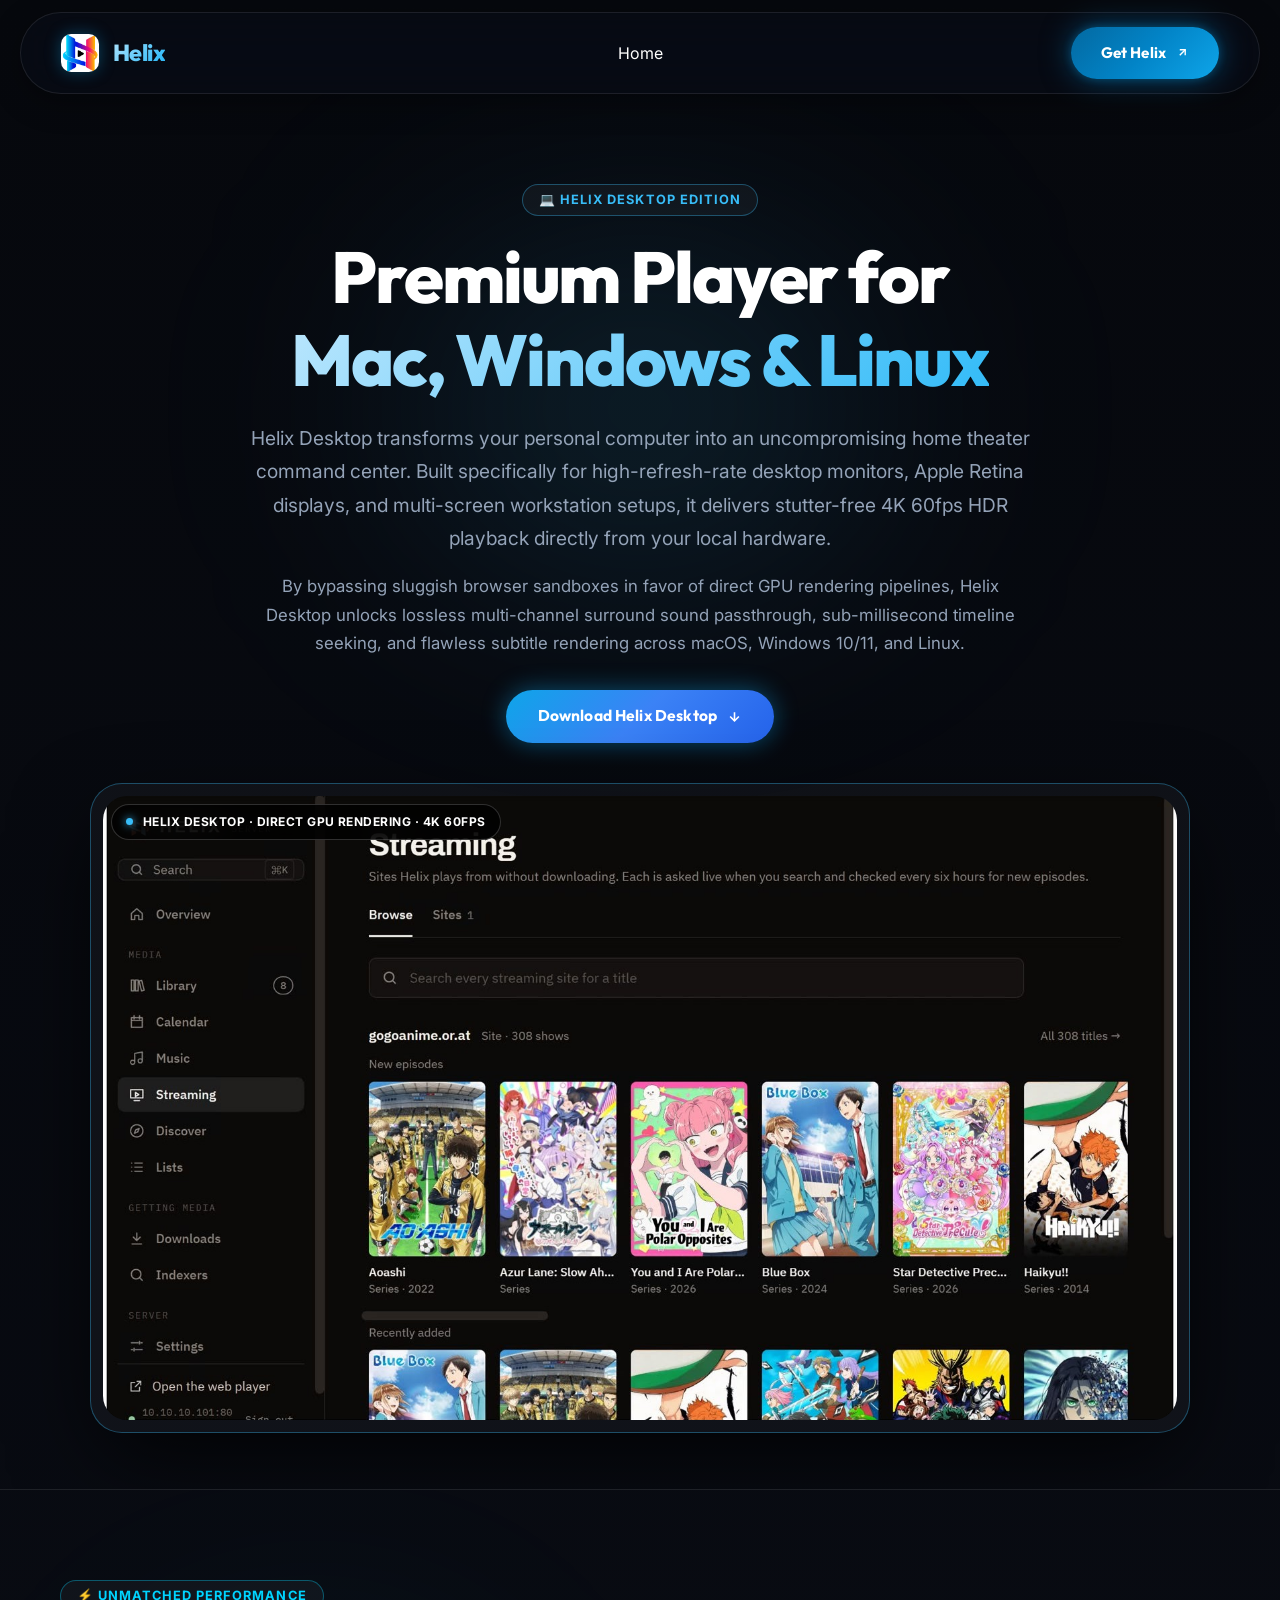
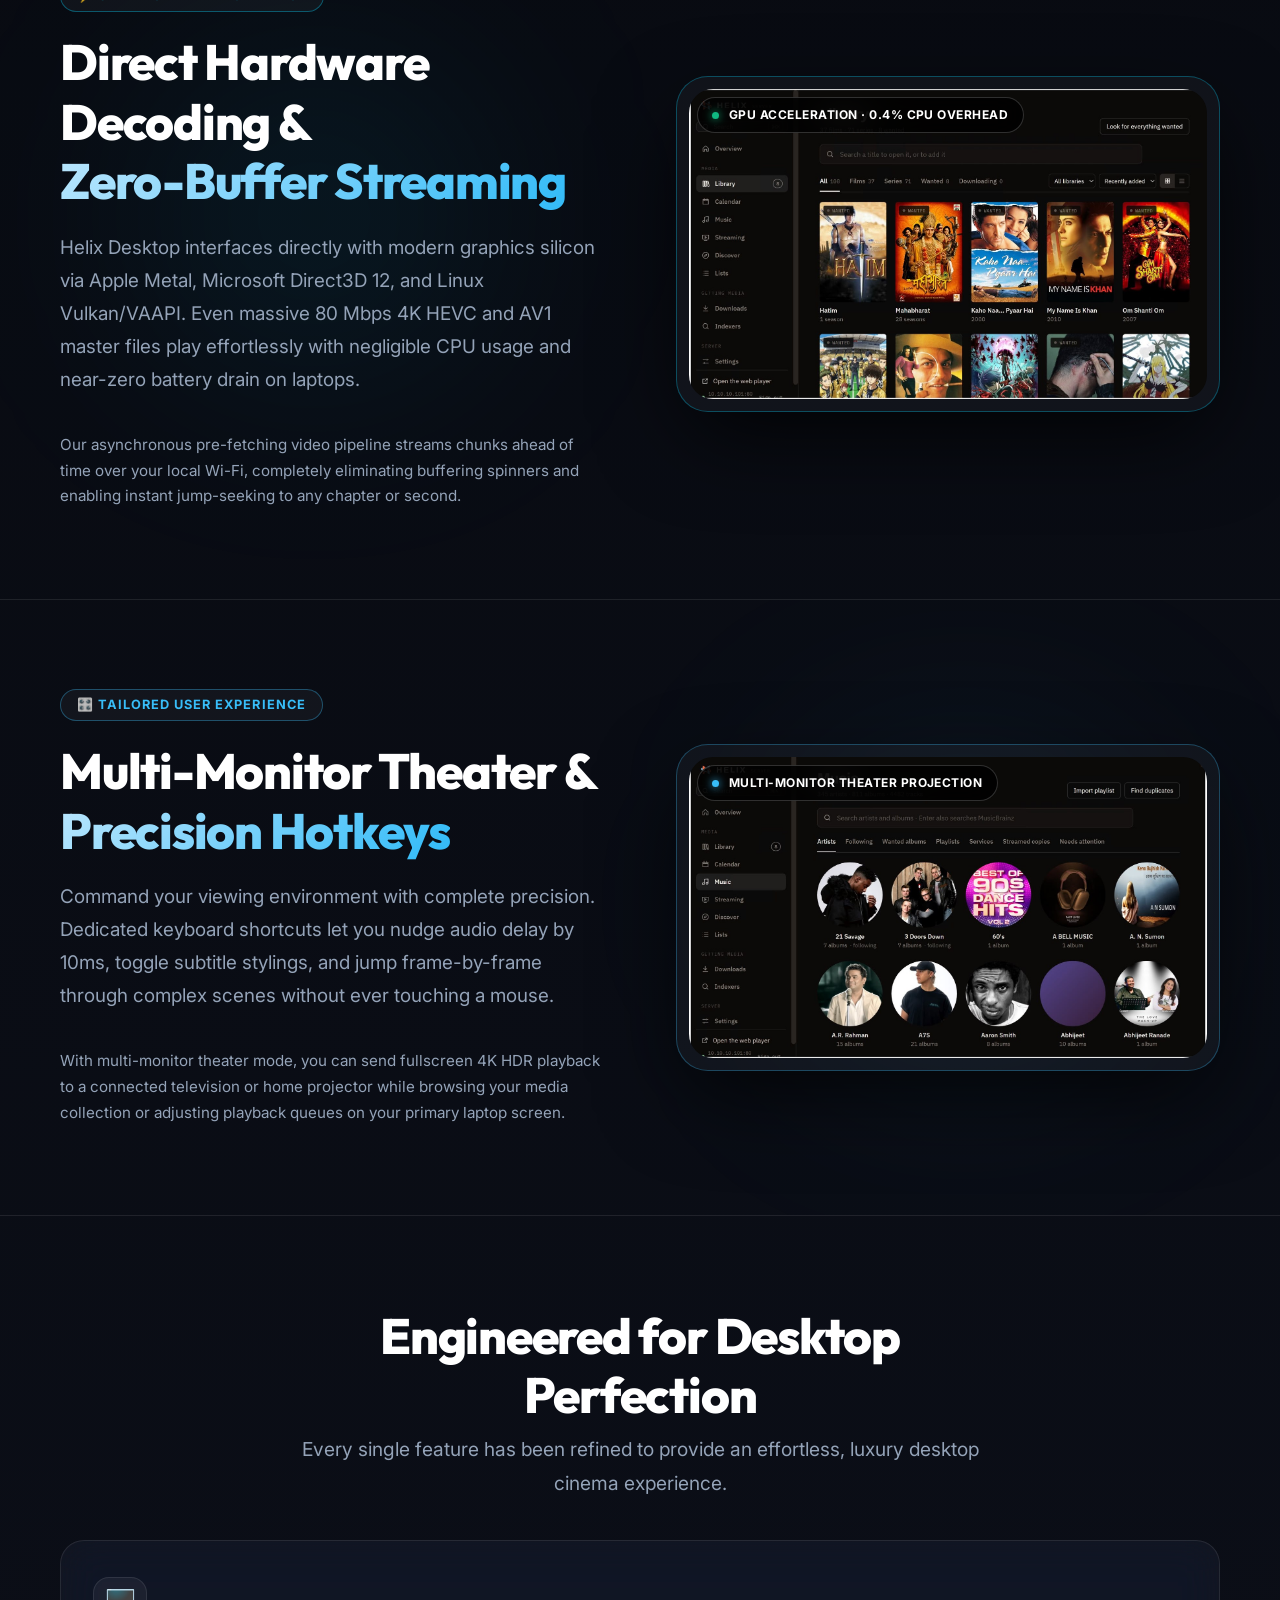
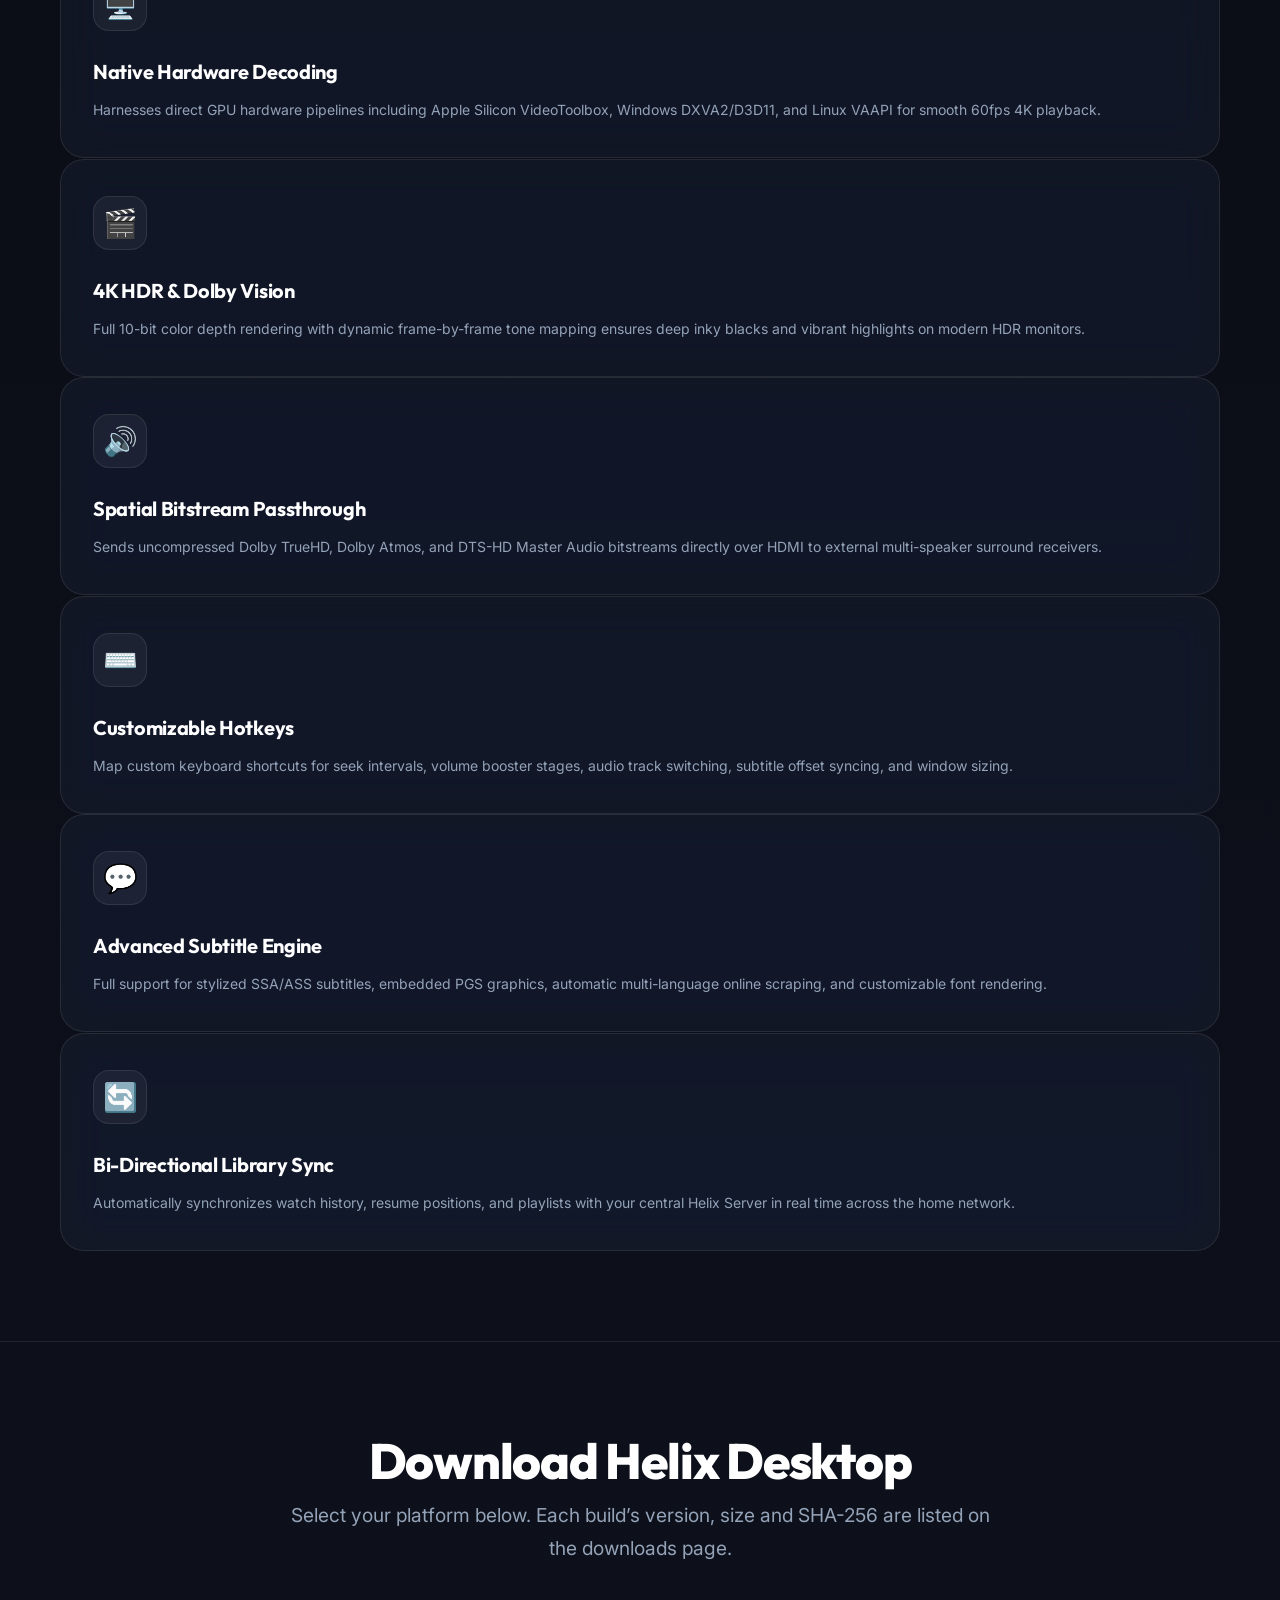
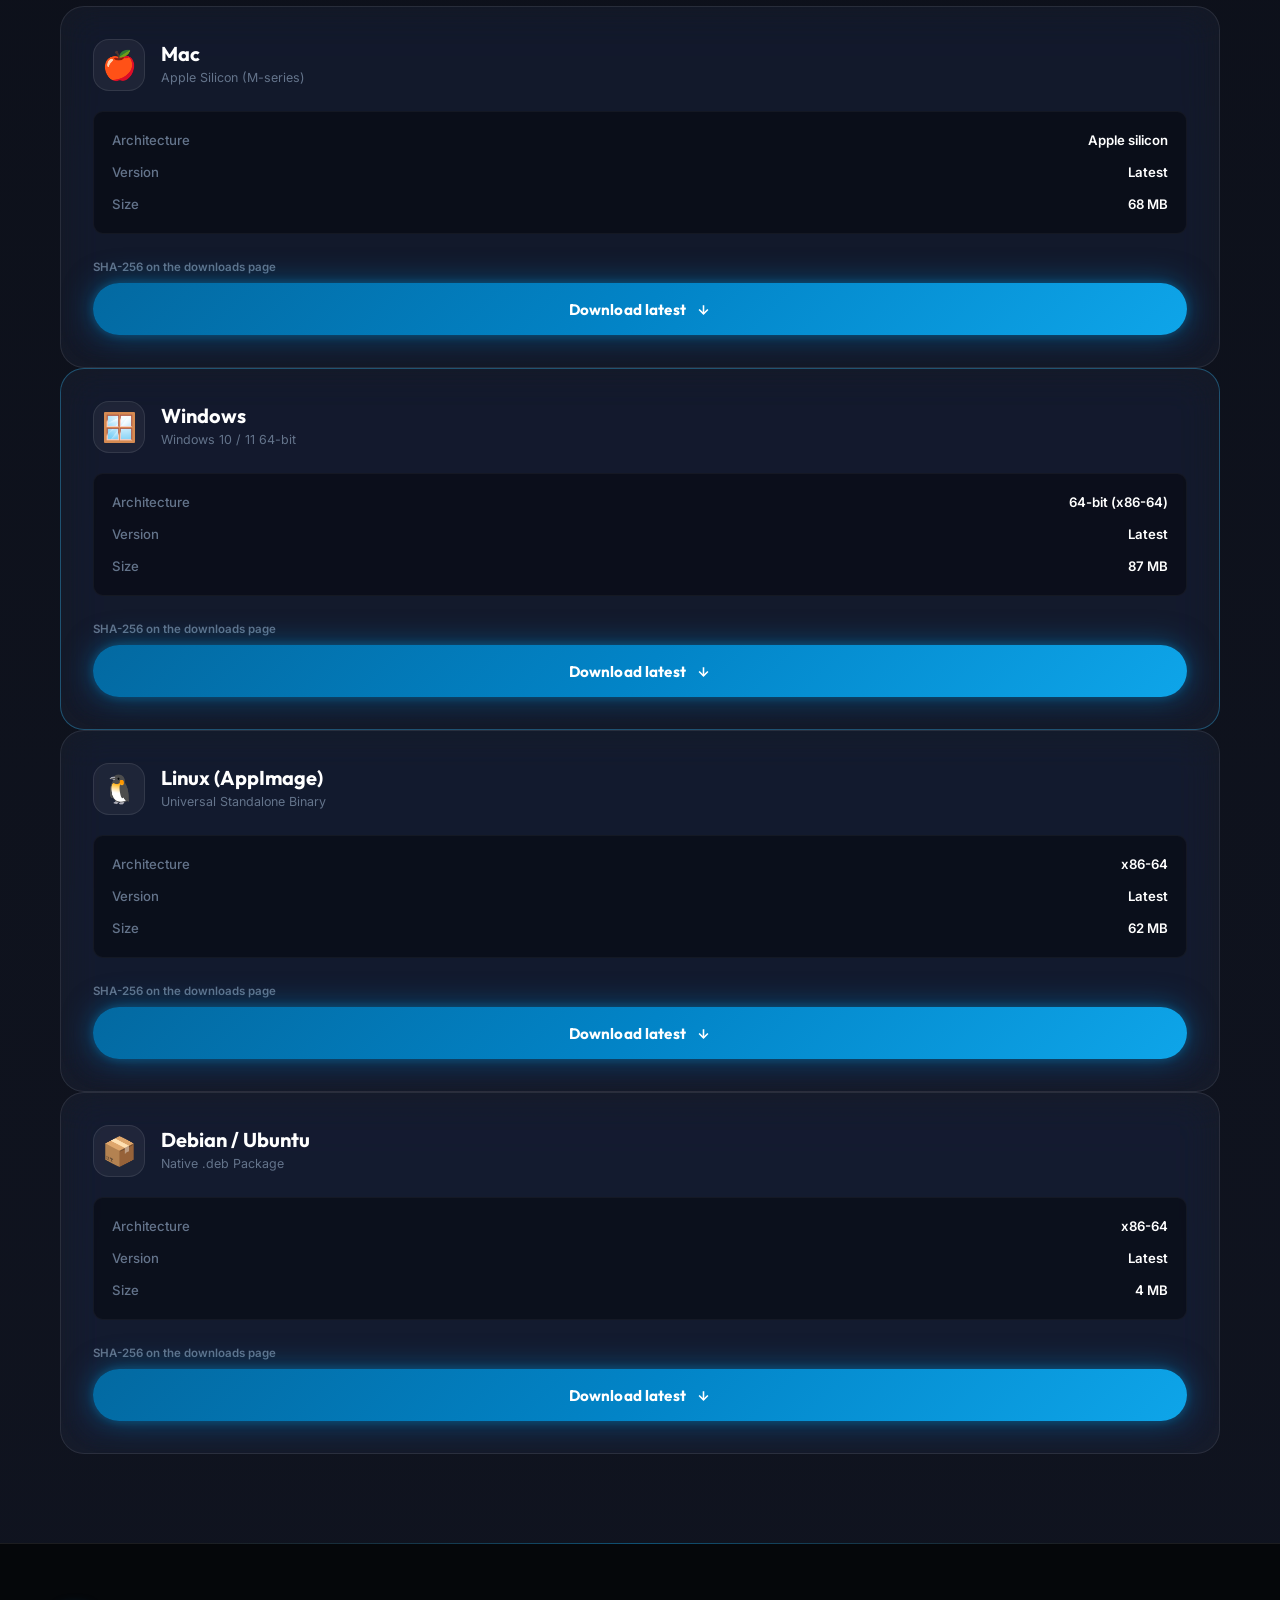
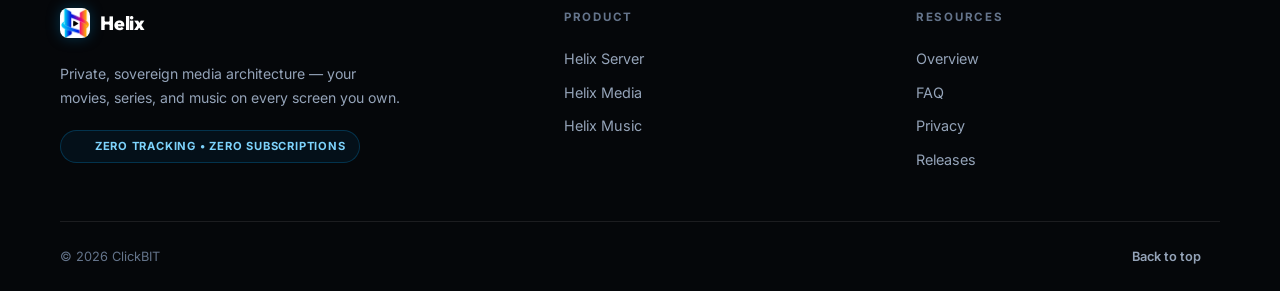
<file: desktop.html>
<!DOCTYPE html>
<html lang="en">
<head>
  <meta charset="UTF-8" />
  <meta name="viewport" content="width=device-width, initial-scale=1.0" />
  <title>Helix Desktop — Premium Player for Mac, Windows & Linux</title>
  <meta name="description" content="Download Helix Desktop for macOS Apple Silicon, Windows 64-bit, and Linux. Native hardware decoding, 4K 60fps HDR video, and advanced spatial audio passthrough." />
  
  <link rel="preconnect" href="https://fonts.googleapis.com" />
  <link rel="preconnect" href="https://fonts.gstatic.com" crossorigin />
  <link href="https://fonts.googleapis.com/css2?family=Outfit:wght@300;400;500;600;700;800;900&family=Inter:wght@300;400;500;600;700&family=JetBrains+Mono:wght@400;500;600&display=swap" rel="stylesheet" />
  
  <link rel="stylesheet" href="styles.css" />
</head>
<body>

  <!-- ============================================
       SUPER MINIMAL NAVBAR
  ============================================ -->
  <header class="site-navbar">
    <div class="container nav-container">
      
      <a href="index.html" class="brand-logo-link">
        <img src="logo.jpeg" alt="Helix Logo" class="brand-logo-img" />
        <span class="text-gradient">Helix</span>
      </a>

      <div class="nav-center">
        <a href="index.html" class="nav-home-link">Home</a>
      </div>

      <div>
        <a href="https://helix.clickbit.com.au/downloads/" target="_blank" rel="noopener noreferrer" class="btn-cta-primary">
          <span>Get Helix</span>
          <svg width="13" height="13" viewBox="0 0 24 24" fill="none" stroke="currentColor" stroke-width="2.5"><line x1="7" y1="17" x2="17" y2="7"/><polyline points="7 7 17 7 17 17"/></svg>
        </a>
      </div>

    </div>
  </header>

  <main>
    <!-- ============================================
         SECTION 1: MASSIVE APP HERO
         Giant headline, 2-paragraph marketing intro, colossal hero image
    ============================================ -->
    <section class="page-hero">
      <div class="ambient-glow glow-blue" style="top: 10%; left: 50%; transform: translateX(-50%); width: min(850px, 90vw); height: 350px;"></div>

      <div class="container" style="position: relative; z-index: 2;">
        <div class="reveal">
          <div class="split-badge" style="color: #38bdf8; border-color: rgba(56, 189, 248, 0.35);">
            💻 Helix Desktop Edition
          </div>

          <h1 class="heading-display" style="margin-bottom: 1.25rem;">
            Premium Player for<br />
            <span class="text-gradient">Mac, Windows & Linux</span>
          </h1>

          <div style="max-width: 780px; margin: 0 auto 2rem; text-align: center;">
            <p class="lead-text" style="margin-bottom: 1rem;">
              Helix Desktop transforms your personal computer into an uncompromising home theater command center. Built specifically for high-refresh-rate desktop monitors, Apple Retina displays, and multi-screen workstation setups, it delivers stutter-free 4K 60fps HDR playback directly from your local hardware.
            </p>
            <p style="font-size: clamp(0.9rem, 1.8vw, 1.05rem); color: var(--text-secondary); line-height: 1.7;">
              By bypassing sluggish browser sandboxes in favor of direct GPU rendering pipelines, Helix Desktop unlocks lossless multi-channel surround sound passthrough, sub-millisecond timeline seeking, and flawless subtitle rendering across macOS, Windows 10/11, and Linux.
            </p>
          </div>

          <div style="display: flex; justify-content: center;">
            <a href="#downloads" class="btn-cta-primary" style="padding: 0.85rem 2rem; font-size: 0.975rem; background: var(--btn-blue-gradient); box-shadow: var(--btn-blue-glow);">
              <span>Download Helix Desktop</span>
              <svg width="15" height="15" viewBox="0 0 24 24" fill="none" stroke="currentColor" stroke-width="2.5"><line x1="12" y1="5" x2="12" y2="19"/><polyline points="19 12 12 19 5 12"/></svg>
            </a>
          </div>

          <!-- Colossal Hero Image of App UI -->
          <div class="device-frame" style="max-width: 1100px; margin: 2.5rem auto 0; border-color: rgba(56, 189, 248, 0.35);">
            <div class="device-hud-top">
              <span style="width:7px; height:7px; border-radius:50%; background:#38bdf8; box-shadow:0 0 8px #38bdf8; flex-shrink:0;"></span>
              <span>HELIX DESKTOP · DIRECT GPU RENDERING · 4K 60FPS</span>
            </div>
            <img src="helix-player-catalog.jpeg" alt="Helix Desktop media client interface showcasing streaming series and episode catalog" class="device-img" />
          </div>
        </div>
      </div>
    </section>

    <!-- ============================================
         SECTION 2: DEEP DIVE FEATURE 1 (PERFORMANCE)
         Dedicated to speed/power (Hardware decoding, zero-buffer, GPU pipeline).
    ============================================ -->
    <section class="deep-dive-section">
      <div class="ambient-glow glow-cyan" style="top: 25%; left: 5%; width: min(500px, 80vw); height: 300px;"></div>

      <div class="container">
        <div class="split-grid">
          
          <div class="split-content reveal">
            <div class="split-badge" style="color: var(--brand-cyan); border-color: rgba(0, 212, 255, 0.35);">
              ⚡ Unmatched Performance
            </div>

            <h2 class="heading-lg" style="margin-bottom: 0.85rem;">
              Direct Hardware Decoding & <br /><span class="text-gradient">Zero-Buffer Streaming</span>
            </h2>

            <p class="split-desc">
              Helix Desktop interfaces directly with modern graphics silicon via Apple Metal, Microsoft Direct3D 12, and Linux Vulkan/VAAPI. Even massive 80 Mbps 4K HEVC and AV1 master files play effortlessly with negligible CPU usage and near-zero battery drain on laptops.
            </p>

            <p style="font-size: clamp(0.875rem, 1.6vw, 0.95rem); color: var(--text-secondary); line-height: 1.7;">
              Our asynchronous pre-fetching video pipeline streams chunks ahead of time over your local Wi-Fi, completely eliminating buffering spinners and enabling instant jump-seeking to any chapter or second.
            </p>
          </div>

          <div class="reveal reveal-delay-1">
            <div class="device-frame" style="border-color: rgba(0, 212, 255, 0.3);">
              <div class="device-hud-top">
                <span style="width:7px; height:7px; border-radius:50%; background:#10b981; box-shadow:0 0 8px #10b981; flex-shrink:0;"></span>
                <span>GPU ACCELERATION · 0.4% CPU OVERHEAD</span>
              </div>
              <img src="helix-server-library.jpeg" alt="Helix Server and desktop media library management dashboard" class="device-img" />
            </div>
          </div>

        </div>
      </div>
    </section>

    <!-- ============================================
         SECTION 3: DEEP DIVE FEATURE 2 (USER EXPERIENCE)
         Dedicated to interface (Custom keyboards, multi-monitor theater mode, subtitle engine).
    ============================================ -->
    <section class="deep-dive-section">
      <div class="ambient-glow glow-blue" style="top: 25%; right: 5%; width: min(500px, 80vw); height: 300px;"></div>

      <div class="container">
        <div class="split-grid">
          
          <div class="split-content reveal">
            <div class="split-badge" style="color: #38bdf8; border-color: rgba(56, 189, 248, 0.35);">
              🎛️ Tailored User Experience
            </div>

            <h2 class="heading-lg" style="margin-bottom: 0.85rem;">
              Multi-Monitor Theater & <br /><span class="text-gradient">Precision Hotkeys</span>
            </h2>

            <p class="split-desc">
              Command your viewing environment with complete precision. Dedicated keyboard shortcuts let you nudge audio delay by 10ms, toggle subtitle stylings, and jump frame-by-frame through complex scenes without ever touching a mouse.
            </p>

            <p style="font-size: clamp(0.875rem, 1.6vw, 0.95rem); color: var(--text-secondary); line-height: 1.7;">
              With multi-monitor theater mode, you can send fullscreen 4K HDR playback to a connected television or home projector while browsing your media collection or adjusting playback queues on your primary laptop screen.
            </p>
          </div>

          <div class="reveal reveal-delay-1">
            <div class="device-frame" style="border-color: rgba(56, 189, 248, 0.3);">
              <div class="device-hud-top">
                <span style="width:7px; height:7px; border-radius:50%; background:#38bdf8; box-shadow:0 0 8px #38bdf8; flex-shrink:0;"></span>
                <span>MULTI-MONITOR THEATER PROJECTION</span>
              </div>
              <img src="helix-music-library.jpeg" alt="Helix Desktop music and media collection interface with artist discographies" class="device-img" />
            </div>
          </div>

        </div>
      </div>
    </section>

    <!-- ============================================
         SECTION 4: COMPREHENSIVE FEATURE GRID
    ============================================ -->
    <section class="deep-dive-section">
      <div class="container">
        
        <div style="text-align: center; max-width: 720px; margin: 0 auto 2.5rem;">
          <h2 class="heading-lg">Engineered for Desktop Perfection</h2>
          <p class="lead-text centered" style="margin-top: 0.5rem;">
            Every single feature has been refined to provide an effortless, luxury desktop cinema experience.
          </p>
        </div>

        <div class="feature-grid">
          
          <div class="glass-feature-card reveal">
            <div class="feature-icon" style="color: #38bdf8;">🖥️</div>
            <h3 class="heading-sm" style="margin-bottom: 0.65rem;">Native Hardware Decoding</h3>
            <p style="font-size: 0.875rem; color: var(--text-secondary); line-height: 1.65;">
              Harnesses direct GPU hardware pipelines including Apple Silicon VideoToolbox, Windows DXVA2/D3D11, and Linux VAAPI for smooth 60fps 4K playback.
            </p>
          </div>

          <div class="glass-feature-card reveal reveal-delay-1">
            <div class="feature-icon" style="color: #38bdf8;">🎬</div>
            <h3 class="heading-sm" style="margin-bottom: 0.65rem;">4K HDR & Dolby Vision</h3>
            <p style="font-size: 0.875rem; color: var(--text-secondary); line-height: 1.65;">
              Full 10-bit color depth rendering with dynamic frame-by-frame tone mapping ensures deep inky blacks and vibrant highlights on modern HDR monitors.
            </p>
          </div>

          <div class="glass-feature-card reveal reveal-delay-2">
            <div class="feature-icon" style="color: #38bdf8;">🔊</div>
            <h3 class="heading-sm" style="margin-bottom: 0.65rem;">Spatial Bitstream Passthrough</h3>
            <p style="font-size: 0.875rem; color: var(--text-secondary); line-height: 1.65;">
              Sends uncompressed Dolby TrueHD, Dolby Atmos, and DTS-HD Master Audio bitstreams directly over HDMI to external multi-speaker surround receivers.
            </p>
          </div>

          <div class="glass-feature-card reveal">
            <div class="feature-icon" style="color: #38bdf8;">⌨️</div>
            <h3 class="heading-sm" style="margin-bottom: 0.65rem;">Customizable Hotkeys</h3>
            <p style="font-size: 0.875rem; color: var(--text-secondary); line-height: 1.65;">
              Map custom keyboard shortcuts for seek intervals, volume booster stages, audio track switching, subtitle offset syncing, and window sizing.
            </p>
          </div>

          <div class="glass-feature-card reveal reveal-delay-1">
            <div class="feature-icon" style="color: #38bdf8;">💬</div>
            <h3 class="heading-sm" style="margin-bottom: 0.65rem;">Advanced Subtitle Engine</h3>
            <p style="font-size: 0.875rem; color: var(--text-secondary); line-height: 1.65;">
              Full support for stylized SSA/ASS subtitles, embedded PGS graphics, automatic multi-language online scraping, and customizable font rendering.
            </p>
          </div>

          <div class="glass-feature-card reveal reveal-delay-2">
            <div class="feature-icon" style="color: #38bdf8;">🔄</div>
            <h3 class="heading-sm" style="margin-bottom: 0.65rem;">Bi-Directional Library Sync</h3>
            <p style="font-size: 0.875rem; color: var(--text-secondary); line-height: 1.65;">
              Automatically synchronizes watch history, resume positions, and playlists with your central Helix Server in real time across the home network.
            </p>
          </div>

        </div>

      </div>
    </section>

    <!-- ============================================
         SECTION 5: THE DOWNLOAD PORTAL (4 Cards)
    ============================================ -->
    <section id="downloads" class="deep-dive-section" style="padding-bottom: 5.5rem;">
      <div class="container">
        
        <div style="text-align: center; max-width: 720px; margin: 0 auto 2.5rem;">
          <h2 class="heading-lg">Download Helix Desktop</h2>
          <p class="lead-text centered" style="margin-top: 0.5rem;">
            Select your platform below. Each build&rsquo;s version, size and SHA-256 are listed on the downloads page.
          </p>
        </div>

        <div class="downloads-grid">
          
          <!-- 1. Mac -->
          <div class="download-card reveal">
            <div>
              <div class="dl-card-header">
                <div class="dl-platform-icon">🍎</div>
                <div>
                  <h3 class="dl-platform-title">Mac</h3>
                  <div class="dl-platform-subtitle">Apple Silicon (M-series)</div>
                </div>
              </div>

              <div class="dl-meta-list">
                <div class="dl-meta-row">
                  <span class="dl-meta-label">Architecture</span>
                  <span class="dl-meta-value">Apple silicon</span>
                </div>
                <div class="dl-meta-row">
                  <span class="dl-meta-label">Version</span>
                  <span class="dl-meta-value">Latest</span>
                </div>
                <div class="dl-meta-row">
                  <span class="dl-meta-label">Size</span>
                  <span class="dl-meta-value">68 MB</span>
                </div>
              </div>

              <div style="font-size: 0.72rem; color: var(--text-muted); margin-bottom: 0.35rem; font-weight: 600;">
                SHA-256 on the downloads page
              </div>
            </div>

            <a href="https://helix.clickbit.com.au/downloads/" class="btn-cta-primary" style="width: 100%;">
              <span>Download latest</span>
              <svg width="15" height="15" viewBox="0 0 24 24" fill="none" stroke="currentColor" stroke-width="2.5"><line x1="12" y1="5" x2="12" y2="19"/><polyline points="19 12 12 19 5 12"/></svg>
            </a>
          </div>

          <!-- 2. Windows -->
          <div class="download-card reveal reveal-delay-1" style="border-color: rgba(56, 189, 248, 0.35);">
            <div>
              <div class="dl-card-header">
                <div class="dl-platform-icon" style="color: #38bdf8;">🪟</div>
                <div>
                  <h3 class="dl-platform-title">Windows</h3>
                  <div class="dl-platform-subtitle">Windows 10 / 11 64-bit</div>
                </div>
              </div>

              <div class="dl-meta-list">
                <div class="dl-meta-row">
                  <span class="dl-meta-label">Architecture</span>
                  <span class="dl-meta-value">64-bit (x86-64)</span>
                </div>
                <div class="dl-meta-row">
                  <span class="dl-meta-label">Version</span>
                  <span class="dl-meta-value">Latest</span>
                </div>
                <div class="dl-meta-row">
                  <span class="dl-meta-label">Size</span>
                  <span class="dl-meta-value">87 MB</span>
                </div>
              </div>

              <div style="font-size: 0.72rem; color: var(--text-muted); margin-bottom: 0.35rem; font-weight: 600;">
                SHA-256 on the downloads page
              </div>
            </div>

            <a href="https://helix.clickbit.com.au/downloads/" class="btn-cta-primary" style="width: 100%;">
              <span>Download latest</span>
              <svg width="15" height="15" viewBox="0 0 24 24" fill="none" stroke="currentColor" stroke-width="2.5"><line x1="12" y1="5" x2="12" y2="19"/><polyline points="19 12 12 19 5 12"/></svg>
            </a>
          </div>

          <!-- 3. Linux (AppImage) -->
          <div class="download-card reveal reveal-delay-2">
            <div>
              <div class="dl-card-header">
                <div class="dl-platform-icon" style="color: #f59e0b;">🐧</div>
                <div>
                  <h3 class="dl-platform-title">Linux (AppImage)</h3>
                  <div class="dl-platform-subtitle">Universal Standalone Binary</div>
                </div>
              </div>

              <div class="dl-meta-list">
                <div class="dl-meta-row">
                  <span class="dl-meta-label">Architecture</span>
                  <span class="dl-meta-value">x86-64</span>
                </div>
                <div class="dl-meta-row">
                  <span class="dl-meta-label">Version</span>
                  <span class="dl-meta-value">Latest</span>
                </div>
                <div class="dl-meta-row">
                  <span class="dl-meta-label">Size</span>
                  <span class="dl-meta-value">62 MB</span>
                </div>
              </div>

              <div style="font-size: 0.72rem; color: var(--text-muted); margin-bottom: 0.35rem; font-weight: 600;">
                SHA-256 on the downloads page
              </div>
            </div>

            <a href="https://helix.clickbit.com.au/downloads/" class="btn-cta-primary" style="width: 100%;">
              <span>Download latest</span>
              <svg width="15" height="15" viewBox="0 0 24 24" fill="none" stroke="currentColor" stroke-width="2.5"><line x1="12" y1="5" x2="12" y2="19"/><polyline points="19 12 12 19 5 12"/></svg>
            </a>
          </div>

          <!-- 4. Debian/Ubuntu (.deb) -->
          <div class="download-card reveal reveal-delay-3">
            <div>
              <div class="dl-card-header">
                <div class="dl-platform-icon" style="color: #ef4444;">📦</div>
                <div>
                  <h3 class="dl-platform-title">Debian / Ubuntu</h3>
                  <div class="dl-platform-subtitle">Native .deb Package</div>
                </div>
              </div>

              <div class="dl-meta-list">
                <div class="dl-meta-row">
                  <span class="dl-meta-label">Architecture</span>
                  <span class="dl-meta-value">x86-64</span>
                </div>
                <div class="dl-meta-row">
                  <span class="dl-meta-label">Version</span>
                  <span class="dl-meta-value">Latest</span>
                </div>
                <div class="dl-meta-row">
                  <span class="dl-meta-label">Size</span>
                  <span class="dl-meta-value">4 MB</span>
                </div>
              </div>

              <div style="font-size: 0.72rem; color: var(--text-muted); margin-bottom: 0.35rem; font-weight: 600;">
                SHA-256 on the downloads page
              </div>
            </div>

            <a href="https://helix.clickbit.com.au/downloads/" class="btn-cta-primary" style="width: 100%;">
              <span>Download latest</span>
              <svg width="15" height="15" viewBox="0 0 24 24" fill="none" stroke="currentColor" stroke-width="2.5"><line x1="12" y1="5" x2="12" y2="19"/><polyline points="19 12 12 19 5 12"/></svg>
            </a>
          </div>

        </div>

      </div>
    </section>
  </main>

  <!-- FOOTER -->
  <footer class="site-footer">
    <div class="container">
      <div class="footer-grid">
        <div class="footer-brand">
          <a href="index.html" class="footer-brand-link">
            <img src="logo.jpeg" alt="Helix Logo" />
            <span>Helix</span>
          </a>
          <p class="footer-tagline">Private, sovereign media architecture &mdash; your movies, series, and music on every screen you own.</p>
          <span class="footer-pill"><i data-lucide="shield-check" style="width: 13px; height: 13px;"></i> Zero tracking &bull; Zero subscriptions</span>
        </div>
        <div class="footer-col">
          <p class="footer-col-title">Product</p>
          <a href="server.html">Helix Server</a>
          <a href="helix.html">Helix Media</a>
          <a href="music.html">Helix Music</a>
        </div>
        <div class="footer-col">
          <p class="footer-col-title">Resources</p>
          <a href="index.html">Overview</a>
          <a href="faq.html">FAQ</a>
          <a href="https://clickbit.com.au/privacy/helix" target="_blank" rel="noopener noreferrer">Privacy</a>
          <a href="https://helix.clickbit.com.au/downloads/" target="_blank" rel="noopener noreferrer">Releases <i data-lucide="arrow-up-right" style="width: 12px; height: 12px; display: inline; vertical-align: -1px;"></i></a>
        </div>
      </div>
      <div class="footer-bottom">
        <span>&copy; 2026 ClickBIT</span>
        <a href="#" class="back-to-top">Back to top <i data-lucide="arrow-up" style="width: 13px; height: 13px;"></i></a>
      </div>
    </div>
  </footer>

  <script src="app.js"></script>
</body>
</html>
</file>
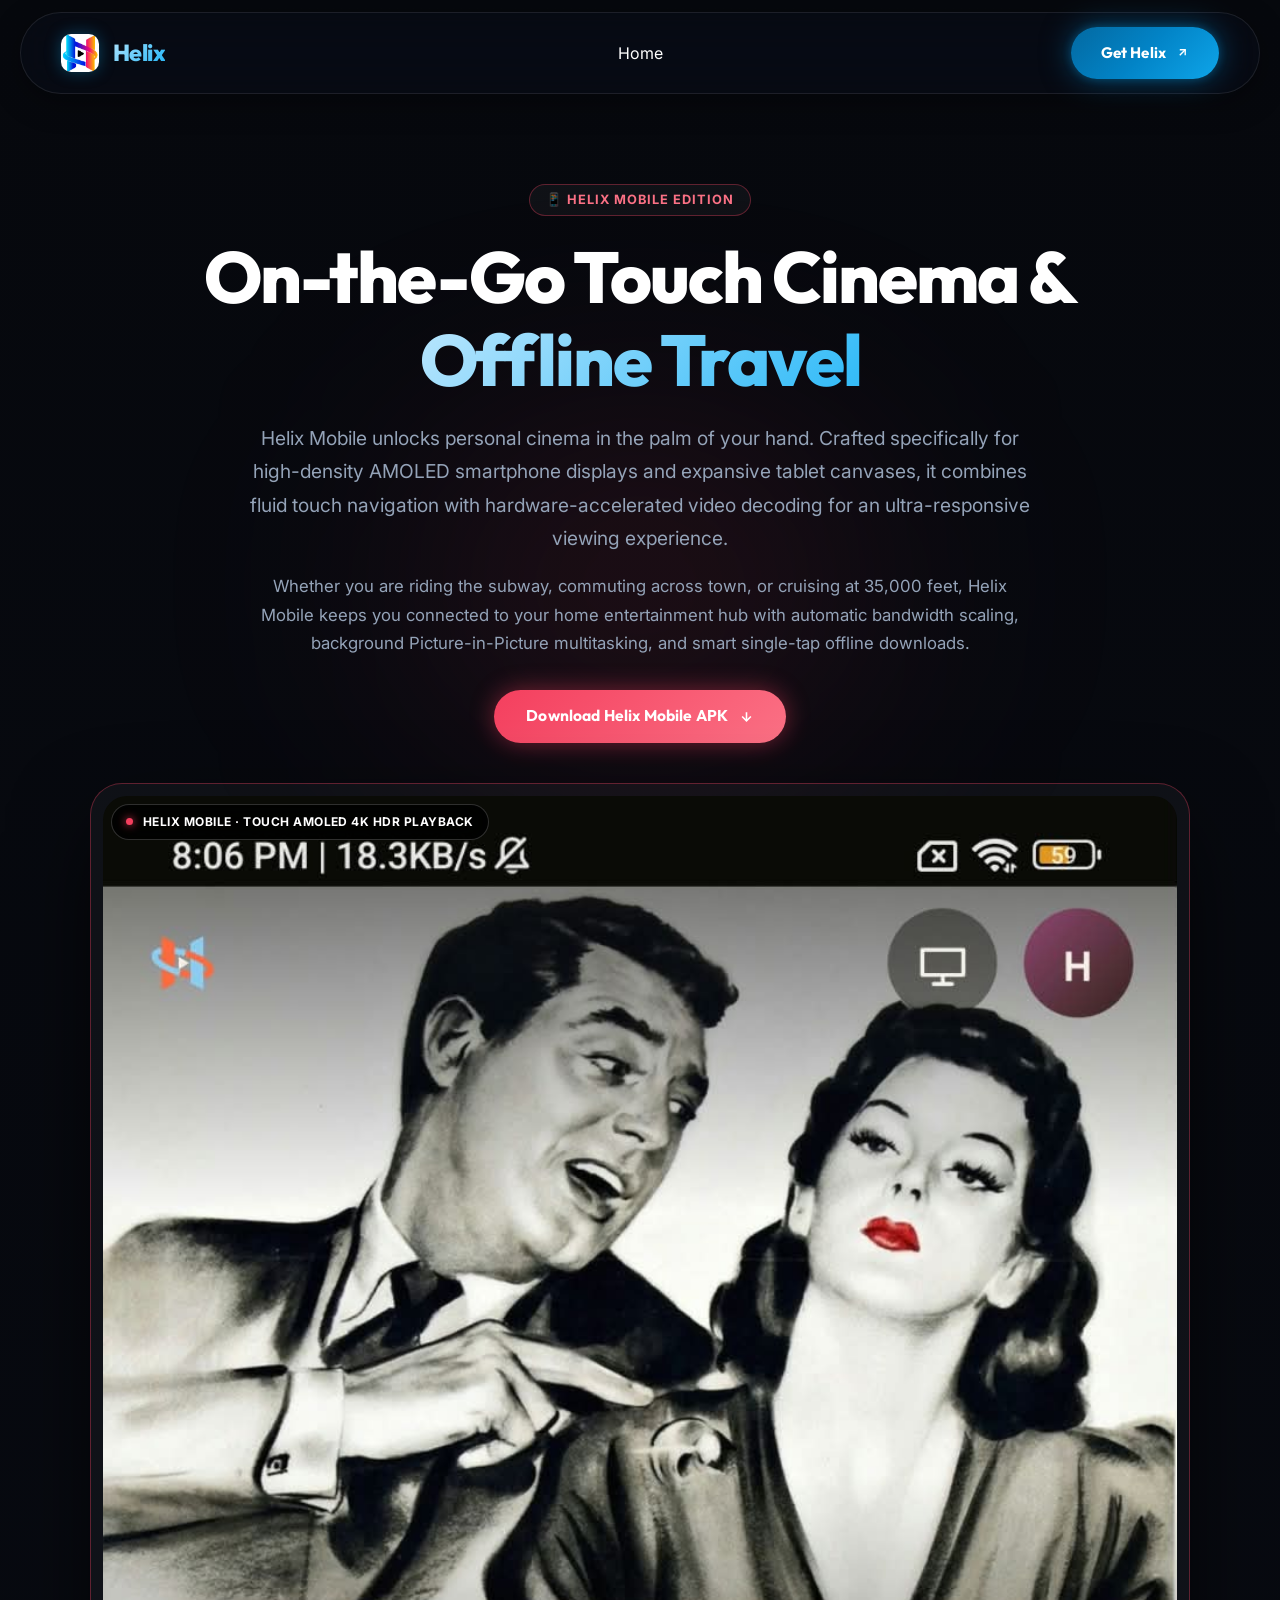
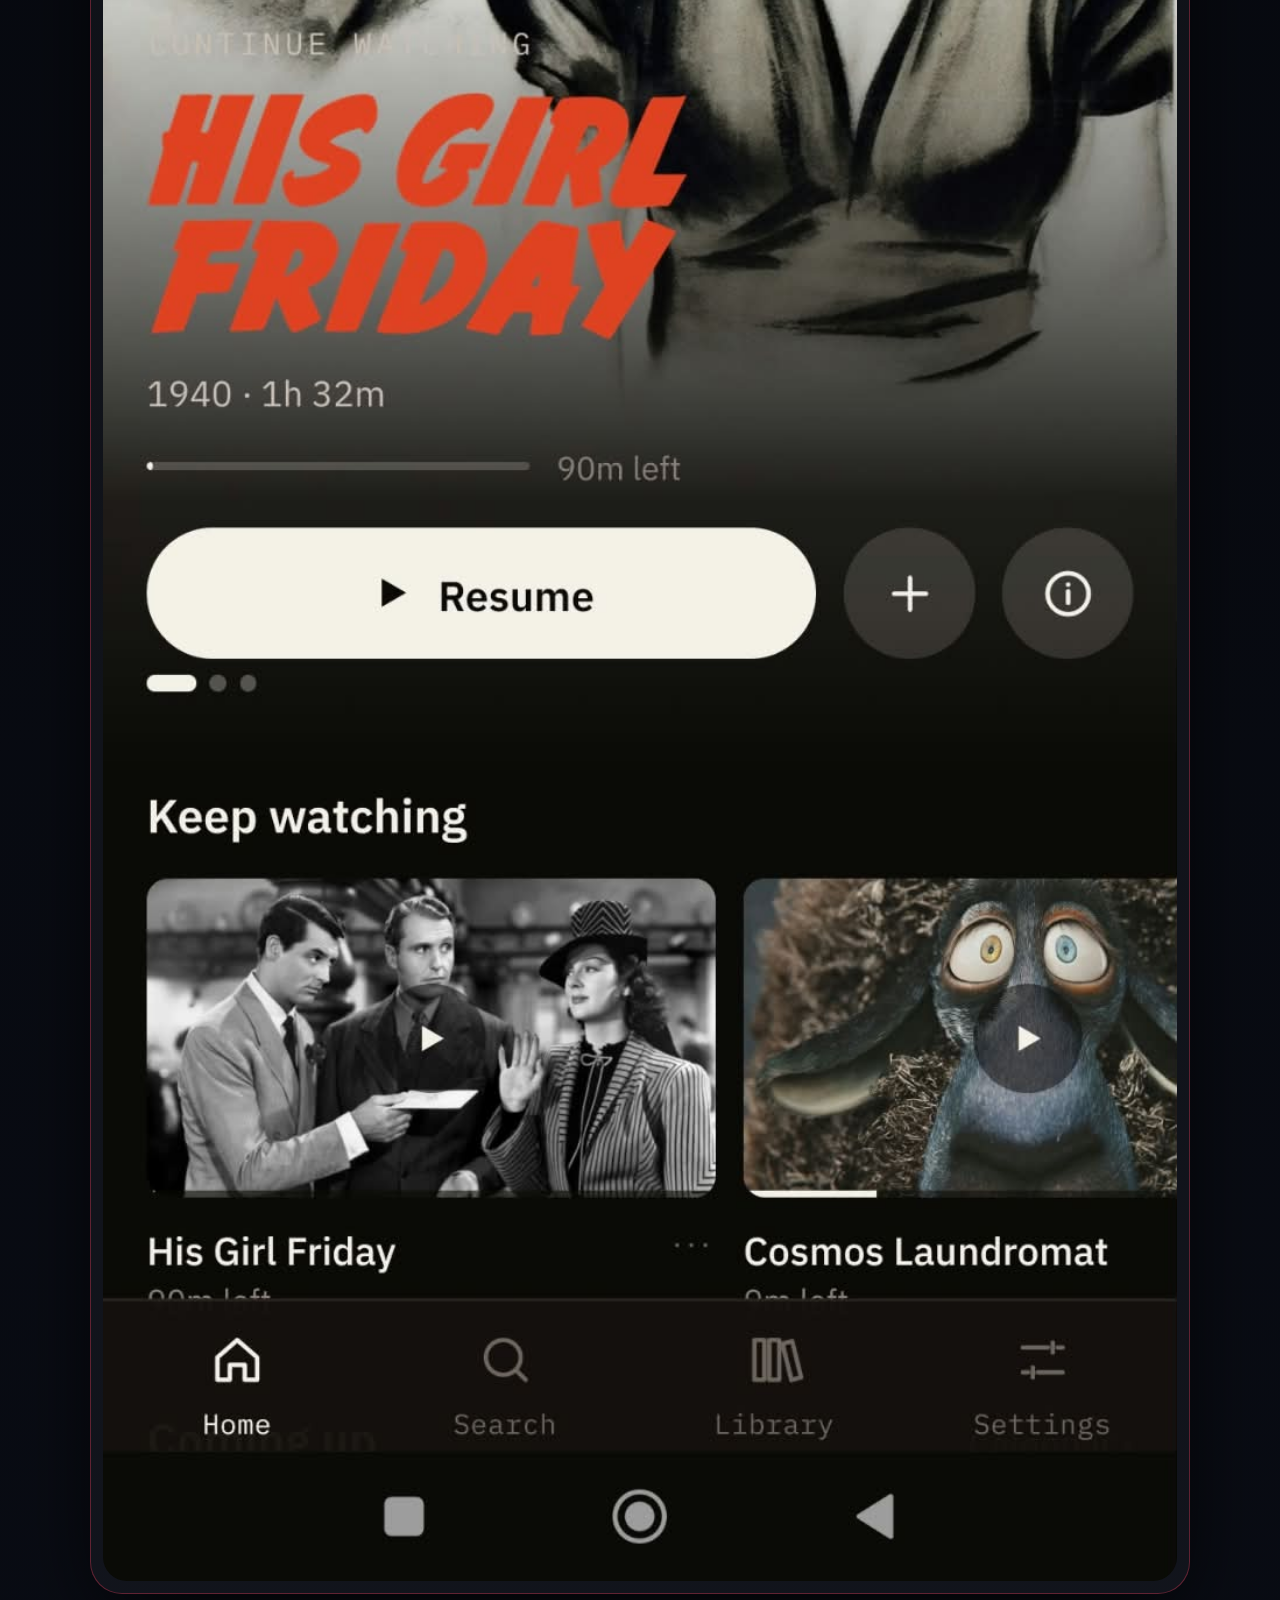
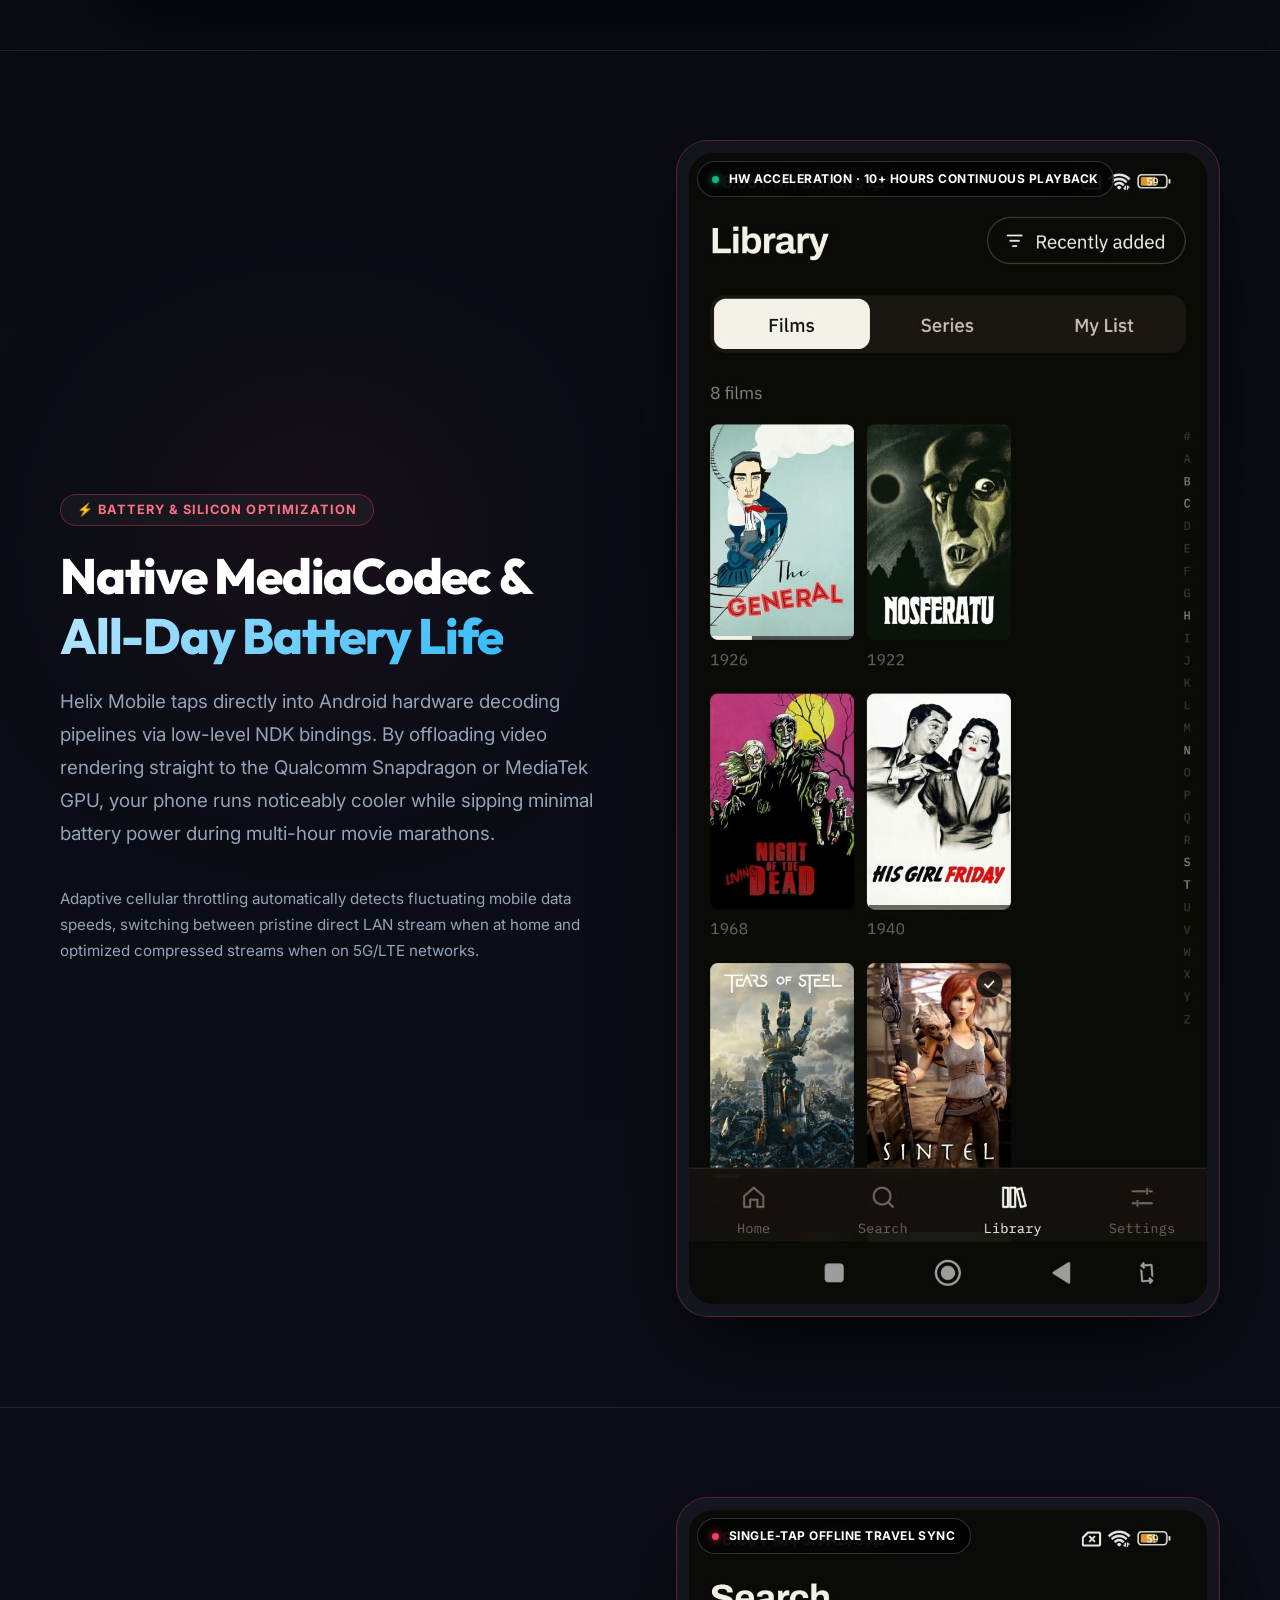
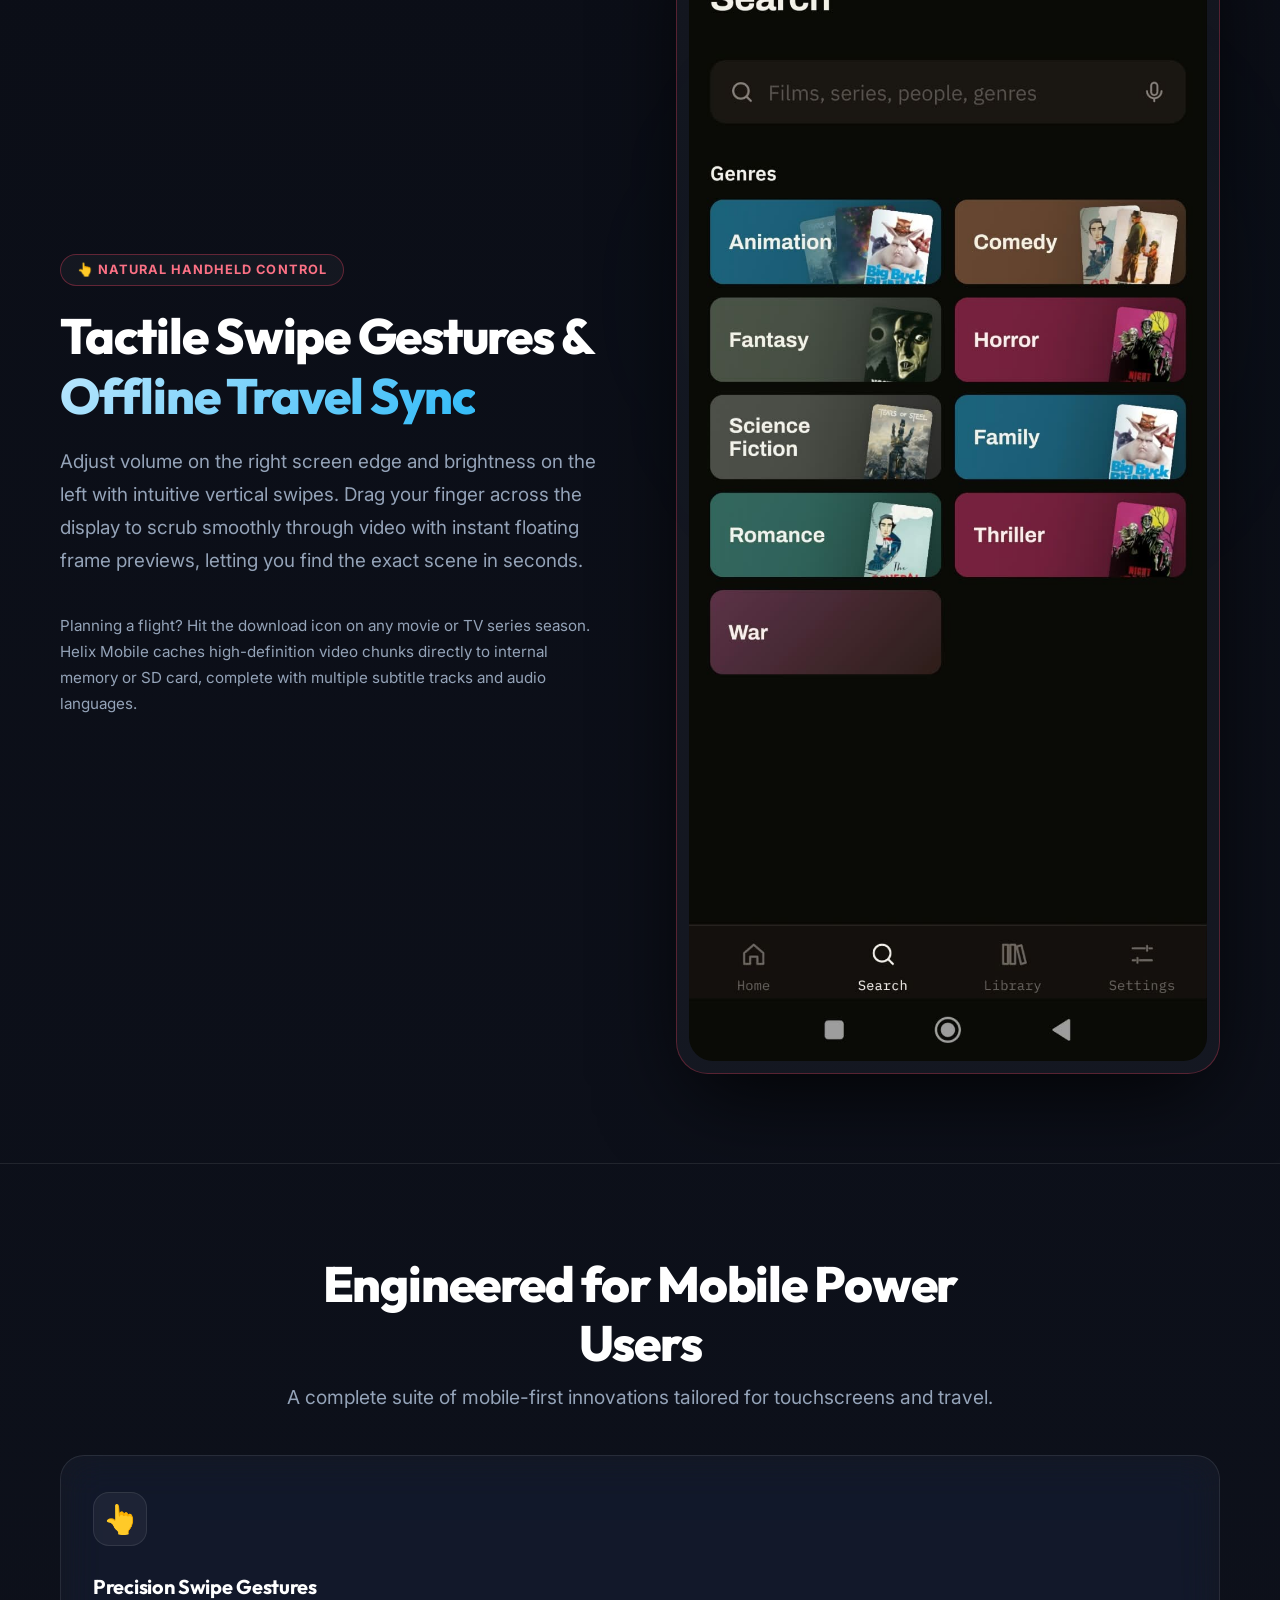
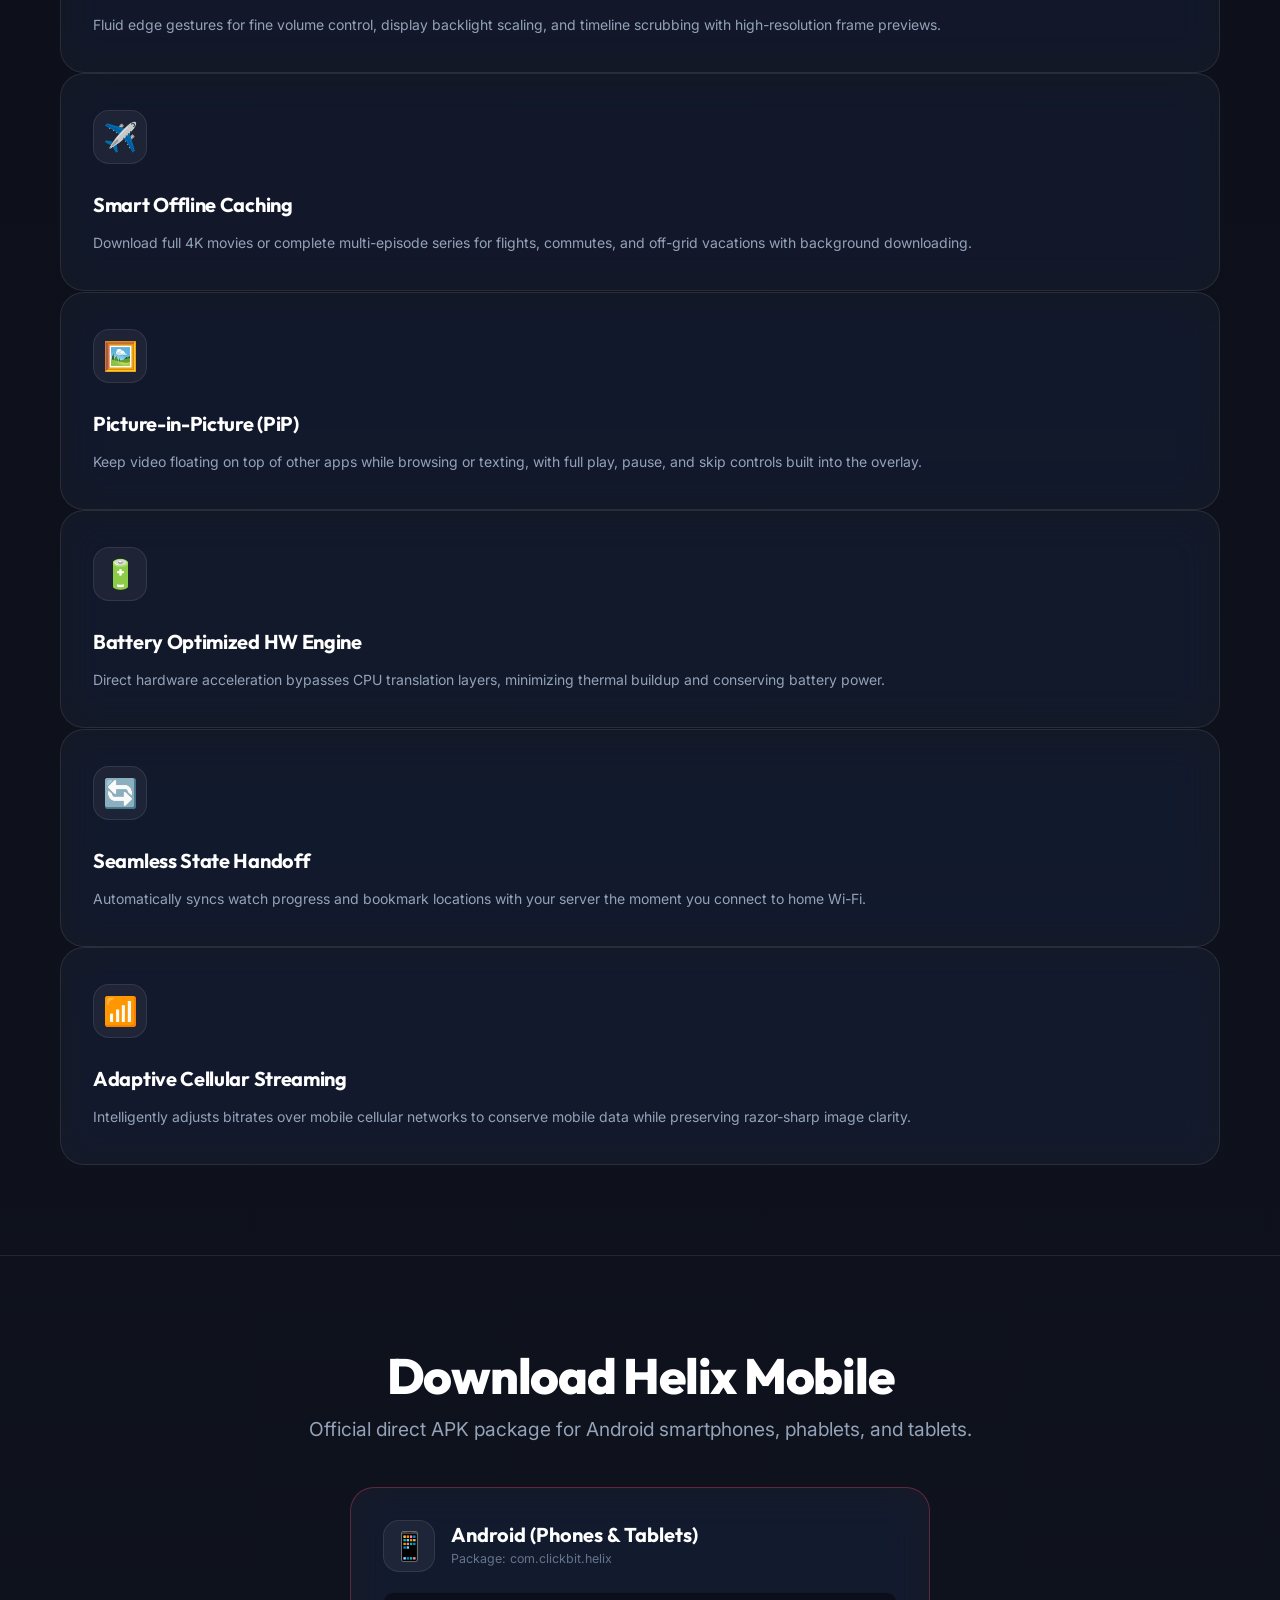
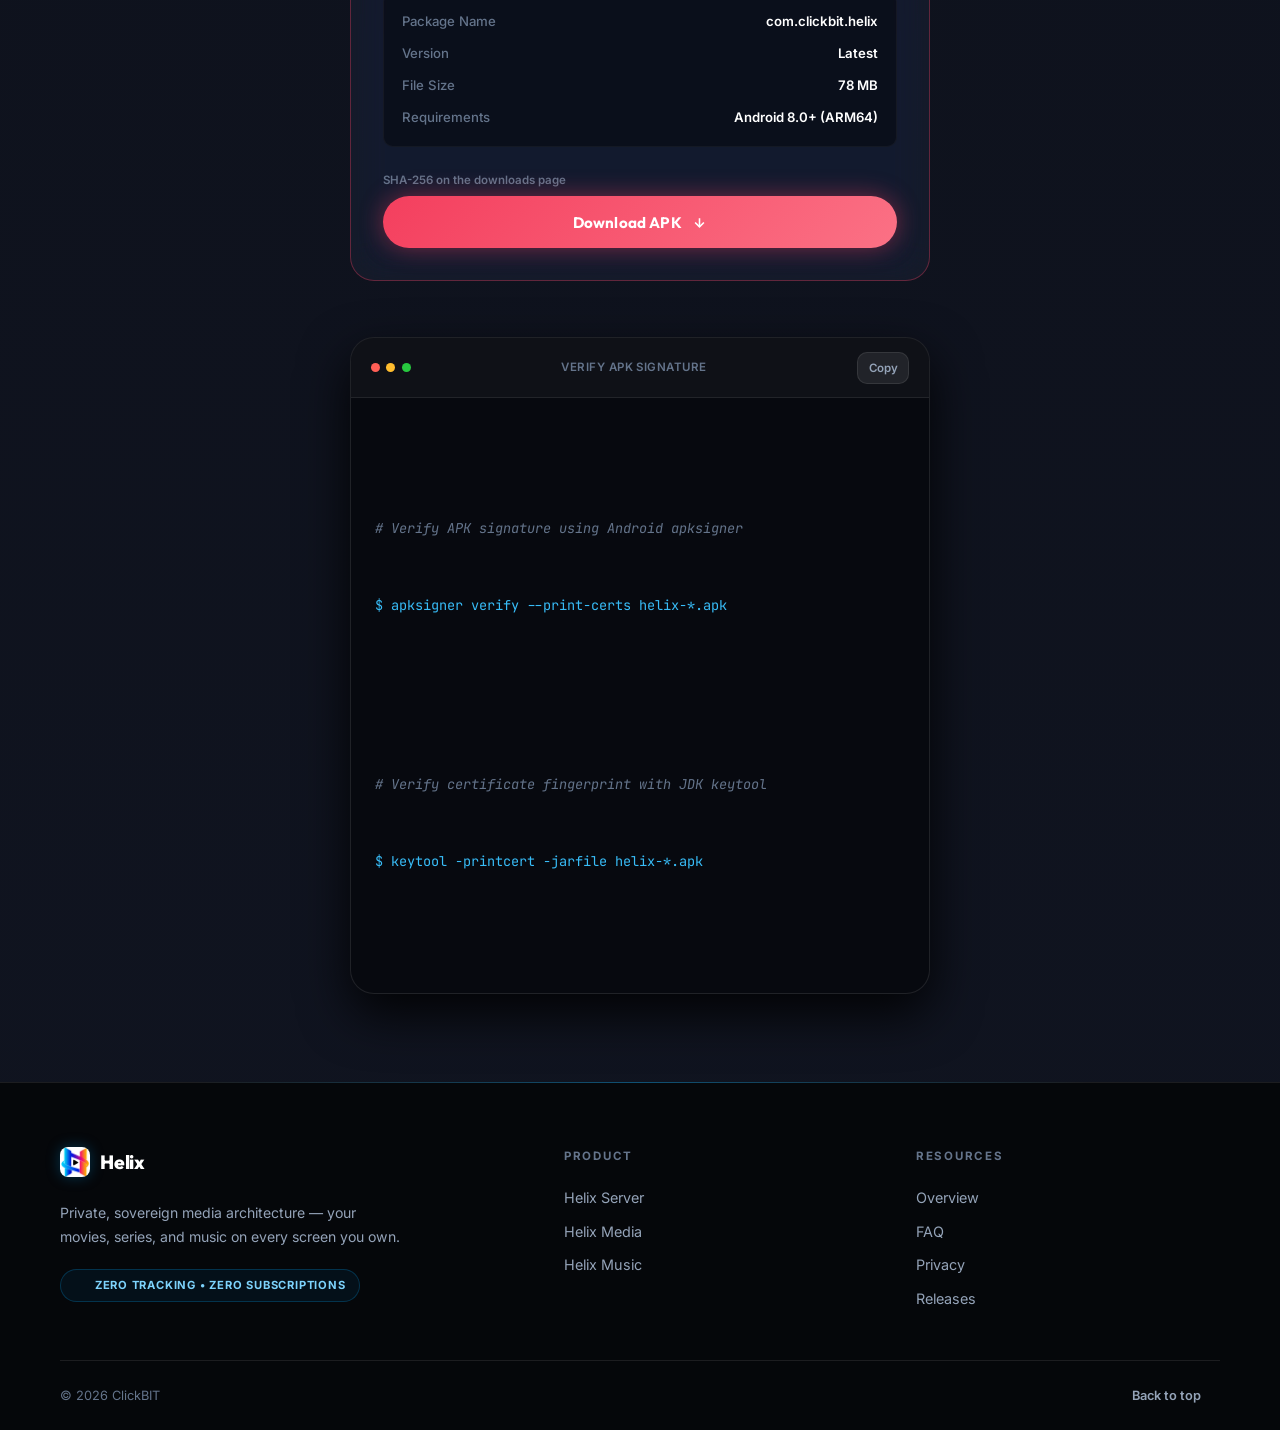
<file: mobile.html>
<!DOCTYPE html>
<html lang="en">
<head>
  <meta charset="UTF-8" />
  <meta name="viewport" content="width=device-width, initial-scale=1.0" />
  <title>Helix Mobile — On-the-Go Touch Cinema & Offline Travel</title>
  <meta name="description" content="Download Helix Mobile APK (com.clickbit.helix) for Android phones and tablets. Touch-optimized 4K HDR playback, single-tap offline caching, and background audio." />
  
  <link rel="preconnect" href="https://fonts.googleapis.com" />
  <link rel="preconnect" href="https://fonts.gstatic.com" crossorigin />
  <link href="https://fonts.googleapis.com/css2?family=Outfit:wght@300;400;500;600;700;800;900&family=Inter:wght@300;400;500;600;700&family=JetBrains+Mono:wght@400;500;600&display=swap" rel="stylesheet" />
  
  <link rel="stylesheet" href="styles.css" />
</head>
<body>

  <!-- ============================================
       SUPER MINIMAL NAVBAR
  ============================================ -->
  <header class="site-navbar">
    <div class="container nav-container">
      
      <a href="index.html" class="brand-logo-link">
        <img src="logo.jpeg" alt="Helix Logo" class="brand-logo-img" />
        <span class="text-gradient">Helix</span>
      </a>

      <div class="nav-center">
        <a href="index.html" class="nav-home-link">Home</a>
      </div>

      <div>
        <a href="https://helix.clickbit.com.au/downloads/" target="_blank" rel="noopener noreferrer" class="btn-cta-primary">
          <span>Get Helix</span>
          <svg width="13" height="13" viewBox="0 0 24 24" fill="none" stroke="currentColor" stroke-width="2.5"><line x1="7" y1="17" x2="17" y2="7"/><polyline points="7 7 17 7 17 17"/></svg>
        </a>
      </div>

    </div>
  </header>

  <main>
    <!-- ============================================
         SECTION 1: MASSIVE APP HERO
         Giant headline, 2-paragraph marketing intro, colossal hero image
    ============================================ -->
    <section class="page-hero">
      <div class="ambient-glow glow-rose" style="top: 10%; left: 50%; transform: translateX(-50%); width: min(850px, 90vw); height: 350px;"></div>

      <div class="container" style="position: relative; z-index: 2;">
        <div class="reveal">
          <div class="split-badge" style="color: #fb7185; border-color: rgba(244, 63, 94, 0.35);">
            📱 Helix Mobile Edition
          </div>

          <h1 class="heading-display" style="margin-bottom: 1.25rem;">
            On-the-Go Touch Cinema &<br />
            <span class="text-gradient">Offline Travel</span>
          </h1>

          <div style="max-width: 780px; margin: 0 auto 2rem; text-align: center;">
            <p class="lead-text" style="margin-bottom: 1rem;">
              Helix Mobile unlocks personal cinema in the palm of your hand. Crafted specifically for high-density AMOLED smartphone displays and expansive tablet canvases, it combines fluid touch navigation with hardware-accelerated video decoding for an ultra-responsive viewing experience.
            </p>
            <p style="font-size: clamp(0.9rem, 1.8vw, 1.05rem); color: var(--text-secondary); line-height: 1.7;">
              Whether you are riding the subway, commuting across town, or cruising at 35,000 feet, Helix Mobile keeps you connected to your home entertainment hub with automatic bandwidth scaling, background Picture-in-Picture multitasking, and smart single-tap offline downloads.
            </p>
          </div>

          <div style="display: flex; justify-content: center;">
            <a href="#downloads" class="btn-cta-primary" style="padding: 0.85rem 2rem; font-size: 0.975rem; background: var(--btn-rose-gradient); box-shadow: var(--btn-rose-glow);">
              <span>Download Helix Mobile APK</span>
              <svg width="15" height="15" viewBox="0 0 24 24" fill="none" stroke="currentColor" stroke-width="2.5"><line x1="12" y1="5" x2="12" y2="19"/><polyline points="19 12 12 19 5 12"/></svg>
            </a>
          </div>

          <!-- Colossal Hero Image of App UI -->
          <div class="device-frame" style="max-width: 1100px; margin: 2.5rem auto 0; border-color: rgba(244, 63, 94, 0.35);">
            <div class="device-hud-top">
              <span style="width:7px; height:7px; border-radius:50%; background:#f43f5e; box-shadow:0 0 8px #f43f5e; flex-shrink:0;"></span>
              <span>HELIX MOBILE · TOUCH AMOLED 4K HDR PLAYBACK</span>
            </div>
            <img src="helix-mobile-player.jpeg" alt="Helix Mobile video player home screen with continue watching and media cast features" class="device-img" />
          </div>
        </div>
      </div>
    </section>

    <!-- ============================================
         SECTION 2: DEEP DIVE FEATURE 1 (PERFORMANCE)
         Dedicated to mobile speed/power (MediaCodec hardware pipeline, battery optimization).
    ============================================ -->
    <section class="deep-dive-section">
      <div class="ambient-glow glow-rose" style="top: 25%; left: 5%; width: min(500px, 80vw); height: 300px;"></div>

      <div class="container">
        <div class="split-grid">
          
          <div class="split-content reveal">
            <div class="split-badge" style="color: #fb7185; border-color: rgba(244, 63, 94, 0.35);">
              ⚡ Battery & Silicon Optimization
            </div>

            <h2 class="heading-lg" style="margin-bottom: 0.85rem;">
              Native MediaCodec & <br /><span class="text-gradient">All-Day Battery Life</span>
            </h2>

            <p class="split-desc">
              Helix Mobile taps directly into Android hardware decoding pipelines via low-level NDK bindings. By offloading video rendering straight to the Qualcomm Snapdragon or MediaTek GPU, your phone runs noticeably cooler while sipping minimal battery power during multi-hour movie marathons.
            </p>

            <p style="font-size: clamp(0.875rem, 1.6vw, 0.95rem); color: var(--text-secondary); line-height: 1.7;">
              Adaptive cellular throttling automatically detects fluctuating mobile data speeds, switching between pristine direct LAN stream when at home and optimized compressed streams when on 5G/LTE networks.
            </p>
          </div>

          <div class="reveal reveal-delay-1">
            <div class="device-frame" style="border-color: rgba(244, 63, 94, 0.3);">
              <div class="device-hud-top">
                <span style="width:7px; height:7px; border-radius:50%; background:#10b981; box-shadow:0 0 8px #10b981; flex-shrink:0;"></span>
                <span>HW ACCELERATION · 10+ HOURS CONTINUOUS PLAYBACK</span>
              </div>
              <img src="helix-mobile-library.jpeg" alt="Helix Mobile on-device library browser showing films and series catalog" class="device-img" />
            </div>
          </div>

        </div>
      </div>
    </section>

    <!-- ============================================
         SECTION 3: DEEP DIVE FEATURE 2 (USER EXPERIENCE)
         Dedicated to touch gestures, PiP background multitasking, and offline caching.
    ============================================ -->
    <section class="deep-dive-section">
      <div class="ambient-glow glow-blue" style="top: 25%; right: 5%; width: min(500px, 80vw); height: 300px;"></div>

      <div class="container">
        <div class="split-grid">
          
          <div class="split-content reveal">
            <div class="split-badge" style="color: #fb7185; border-color: rgba(244, 63, 94, 0.35);">
              👆 Natural Handheld Control
            </div>

            <h2 class="heading-lg" style="margin-bottom: 0.85rem;">
              Tactile Swipe Gestures & <br /><span class="text-gradient">Offline Travel Sync</span>
            </h2>

            <p class="split-desc">
              Adjust volume on the right screen edge and brightness on the left with intuitive vertical swipes. Drag your finger across the display to scrub smoothly through video with instant floating frame previews, letting you find the exact scene in seconds.
            </p>

            <p style="font-size: clamp(0.875rem, 1.6vw, 0.95rem); color: var(--text-secondary); line-height: 1.7;">
              Planning a flight? Hit the download icon on any movie or TV series season. Helix Mobile caches high-definition video chunks directly to internal memory or SD card, complete with multiple subtitle tracks and audio languages.
            </p>
          </div>

          <div class="reveal reveal-delay-1">
            <div class="device-frame" style="border-color: rgba(244, 63, 94, 0.3);">
              <div class="device-hud-top">
                <span style="width:7px; height:7px; border-radius:50%; background:#f43f5e; box-shadow:0 0 8px #f43f5e; flex-shrink:0;"></span>
                <span>SINGLE-TAP OFFLINE TRAVEL SYNC</span>
              </div>
              <img src="WhatsApp Image 2026-10-04 at 10.10.53 PM (1).jpeg" alt="Helix Mobile search interface with genre categories and filter tags" class="device-img" />
            </div>
          </div>

        </div>
      </div>
    </section>

    <!-- ============================================
         SECTION 4: COMPREHENSIVE FEATURE GRID
    ============================================ -->
    <section class="deep-dive-section">
      <div class="container">
        
        <div style="text-align: center; max-width: 720px; margin: 0 auto 2.5rem;">
          <h2 class="heading-lg">Engineered for Mobile Power Users</h2>
          <p class="lead-text centered" style="margin-top: 0.5rem;">
            A complete suite of mobile-first innovations tailored for touchscreens and travel.
          </p>
        </div>

        <div class="feature-grid">
          
          <div class="glass-feature-card reveal">
            <div class="feature-icon" style="color: #f43f5e;">👆</div>
            <h3 class="heading-sm" style="margin-bottom: 0.65rem;">Precision Swipe Gestures</h3>
            <p style="font-size: 0.875rem; color: var(--text-secondary); line-height: 1.65;">
              Fluid edge gestures for fine volume control, display backlight scaling, and timeline scrubbing with high-resolution frame previews.
            </p>
          </div>

          <div class="glass-feature-card reveal reveal-delay-1">
            <div class="feature-icon" style="color: #f43f5e;">✈️</div>
            <h3 class="heading-sm" style="margin-bottom: 0.65rem;">Smart Offline Caching</h3>
            <p style="font-size: 0.875rem; color: var(--text-secondary); line-height: 1.65;">
              Download full 4K movies or complete multi-episode series for flights, commutes, and off-grid vacations with background downloading.
            </p>
          </div>

          <div class="glass-feature-card reveal reveal-delay-2">
            <div class="feature-icon" style="color: #f43f5e;">🖼️</div>
            <h3 class="heading-sm" style="margin-bottom: 0.65rem;">Picture-in-Picture (PiP)</h3>
            <p style="font-size: 0.875rem; color: var(--text-secondary); line-height: 1.65;">
              Keep video floating on top of other apps while browsing or texting, with full play, pause, and skip controls built into the overlay.
            </p>
          </div>

          <div class="glass-feature-card reveal">
            <div class="feature-icon" style="color: #f43f5e;">🔋</div>
            <h3 class="heading-sm" style="margin-bottom: 0.65rem;">Battery Optimized HW Engine</h3>
            <p style="font-size: 0.875rem; color: var(--text-secondary); line-height: 1.65;">
              Direct hardware acceleration bypasses CPU translation layers, minimizing thermal buildup and conserving battery power.
            </p>
          </div>

          <div class="glass-feature-card reveal reveal-delay-1">
            <div class="feature-icon" style="color: #f43f5e;">🔄</div>
            <h3 class="heading-sm" style="margin-bottom: 0.65rem;">Seamless State Handoff</h3>
            <p style="font-size: 0.875rem; color: var(--text-secondary); line-height: 1.65;">
              Automatically syncs watch progress and bookmark locations with your server the moment you connect to home Wi-Fi.
            </p>
          </div>

          <div class="glass-feature-card reveal reveal-delay-2">
            <div class="feature-icon" style="color: #f43f5e;">📶</div>
            <h3 class="heading-sm" style="margin-bottom: 0.65rem;">Adaptive Cellular Streaming</h3>
            <p style="font-size: 0.875rem; color: var(--text-secondary); line-height: 1.65;">
              Intelligently adjusts bitrates over mobile cellular networks to conserve mobile data while preserving razor-sharp image clarity.
            </p>
          </div>

        </div>

      </div>
    </section>

    <!-- ============================================
         SECTION 5: THE DOWNLOAD PORTAL
    ============================================ -->
    <section id="downloads" class="deep-dive-section" style="padding-bottom: 5.5rem;">
      <div class="container">
        
        <div style="text-align: center; max-width: 720px; margin: 0 auto 2.5rem;">
          <h2 class="heading-lg">Download Helix Mobile</h2>
          <p class="lead-text centered" style="margin-top: 0.5rem;">
            Official direct APK package for Android smartphones, phablets, and tablets.
          </p>
        </div>

        <div style="max-width: 580px; margin: 0 auto;">
          
          <div class="download-card reveal" style="border-color: rgba(244, 63, 94, 0.35);">
            <div>
              <div class="dl-card-header">
                <div class="dl-platform-icon" style="color: #f43f5e;">📱</div>
                <div>
                  <h3 class="dl-platform-title">Android (Phones & Tablets)</h3>
                  <div class="dl-platform-subtitle">Package: com.clickbit.helix</div>
                </div>
              </div>

              <div class="dl-meta-list">
                <div class="dl-meta-row">
                  <span class="dl-meta-label">Package Name</span>
                  <span class="dl-meta-value">com.clickbit.helix</span>
                </div>
                <div class="dl-meta-row">
                  <span class="dl-meta-label">Version</span>
                  <span class="dl-meta-value">Latest</span>
                </div>
                <div class="dl-meta-row">
                  <span class="dl-meta-label">File Size</span>
                  <span class="dl-meta-value">78 MB</span>
                </div>
                <div class="dl-meta-row">
                  <span class="dl-meta-label">Requirements</span>
                  <span class="dl-meta-value">Android 8.0+ (ARM64)</span>
                </div>
              </div>

              <div style="font-size: 0.72rem; color: var(--text-muted); margin-bottom: 0.35rem; font-weight: 600;">
                SHA-256 on the downloads page
              </div>
            </div>

            <a href="https://helix.clickbit.com.au/downloads/" class="btn-cta-primary" style="width: 100%; background: var(--btn-rose-gradient); box-shadow: var(--btn-rose-glow);">
              <span>Download APK</span>
              <svg width="15" height="15" viewBox="0 0 24 24" fill="none" stroke="currentColor" stroke-width="2.5"><line x1="12" y1="5" x2="12" y2="19"/><polyline points="19 12 12 19 5 12"/></svg>
            </a>
          </div>

          <!-- Security Block: Check an APK before installing -->
          <div class="security-block reveal reveal-delay-1">
            <div class="security-header">
              <div class="security-dots">
                <span class="security-dot dot-red"></span>
                <span class="security-dot dot-yellow"></span>
                <span class="security-dot dot-green"></span>
              </div>
              <span class="security-title">Verify APK Signature</span>
              <button class="copy-btn" onclick="copyChecksum('apksigner verify --print-certs helix-*.apk\nkeytool -printcert -jarfile helix-*.apk', this)">Copy</button>
            </div>
            
            <div class="security-body">
              <div style="margin-bottom: 0.75rem;">
                <span class="security-comment"># Verify APK signature using Android apksigner</span>
                <span class="security-cmd">$ apksigner verify --print-certs helix-*.apk</span>
              </div>
              <div>
                <span class="security-comment"># Verify certificate fingerprint with JDK keytool</span>
                <span class="security-cmd">$ keytool -printcert -jarfile helix-*.apk</span>
              </div>
            </div>
          </div>

        </div>

      </div>
    </section>
  </main>

  <!-- FOOTER -->
  <footer class="site-footer">
    <div class="container">
      <div class="footer-grid">
        <div class="footer-brand">
          <a href="index.html" class="footer-brand-link">
            <img src="logo.jpeg" alt="Helix Logo" />
            <span>Helix</span>
          </a>
          <p class="footer-tagline">Private, sovereign media architecture &mdash; your movies, series, and music on every screen you own.</p>
          <span class="footer-pill"><i data-lucide="shield-check" style="width: 13px; height: 13px;"></i> Zero tracking &bull; Zero subscriptions</span>
        </div>
        <div class="footer-col">
          <p class="footer-col-title">Product</p>
          <a href="server.html">Helix Server</a>
          <a href="helix.html">Helix Media</a>
          <a href="music.html">Helix Music</a>
        </div>
        <div class="footer-col">
          <p class="footer-col-title">Resources</p>
          <a href="index.html">Overview</a>
          <a href="faq.html">FAQ</a>
          <a href="https://clickbit.com.au/privacy/helix" target="_blank" rel="noopener noreferrer">Privacy</a>
          <a href="https://helix.clickbit.com.au/downloads/" target="_blank" rel="noopener noreferrer">Releases <i data-lucide="arrow-up-right" style="width: 12px; height: 12px; display: inline; vertical-align: -1px;"></i></a>
        </div>
      </div>
      <div class="footer-bottom">
        <span>&copy; 2026 ClickBIT</span>
        <a href="#" class="back-to-top">Back to top <i data-lucide="arrow-up" style="width: 13px; height: 13px;"></i></a>
      </div>
    </div>
  </footer>

  <script src="app.js"></script>
</body>
</html>
</file>
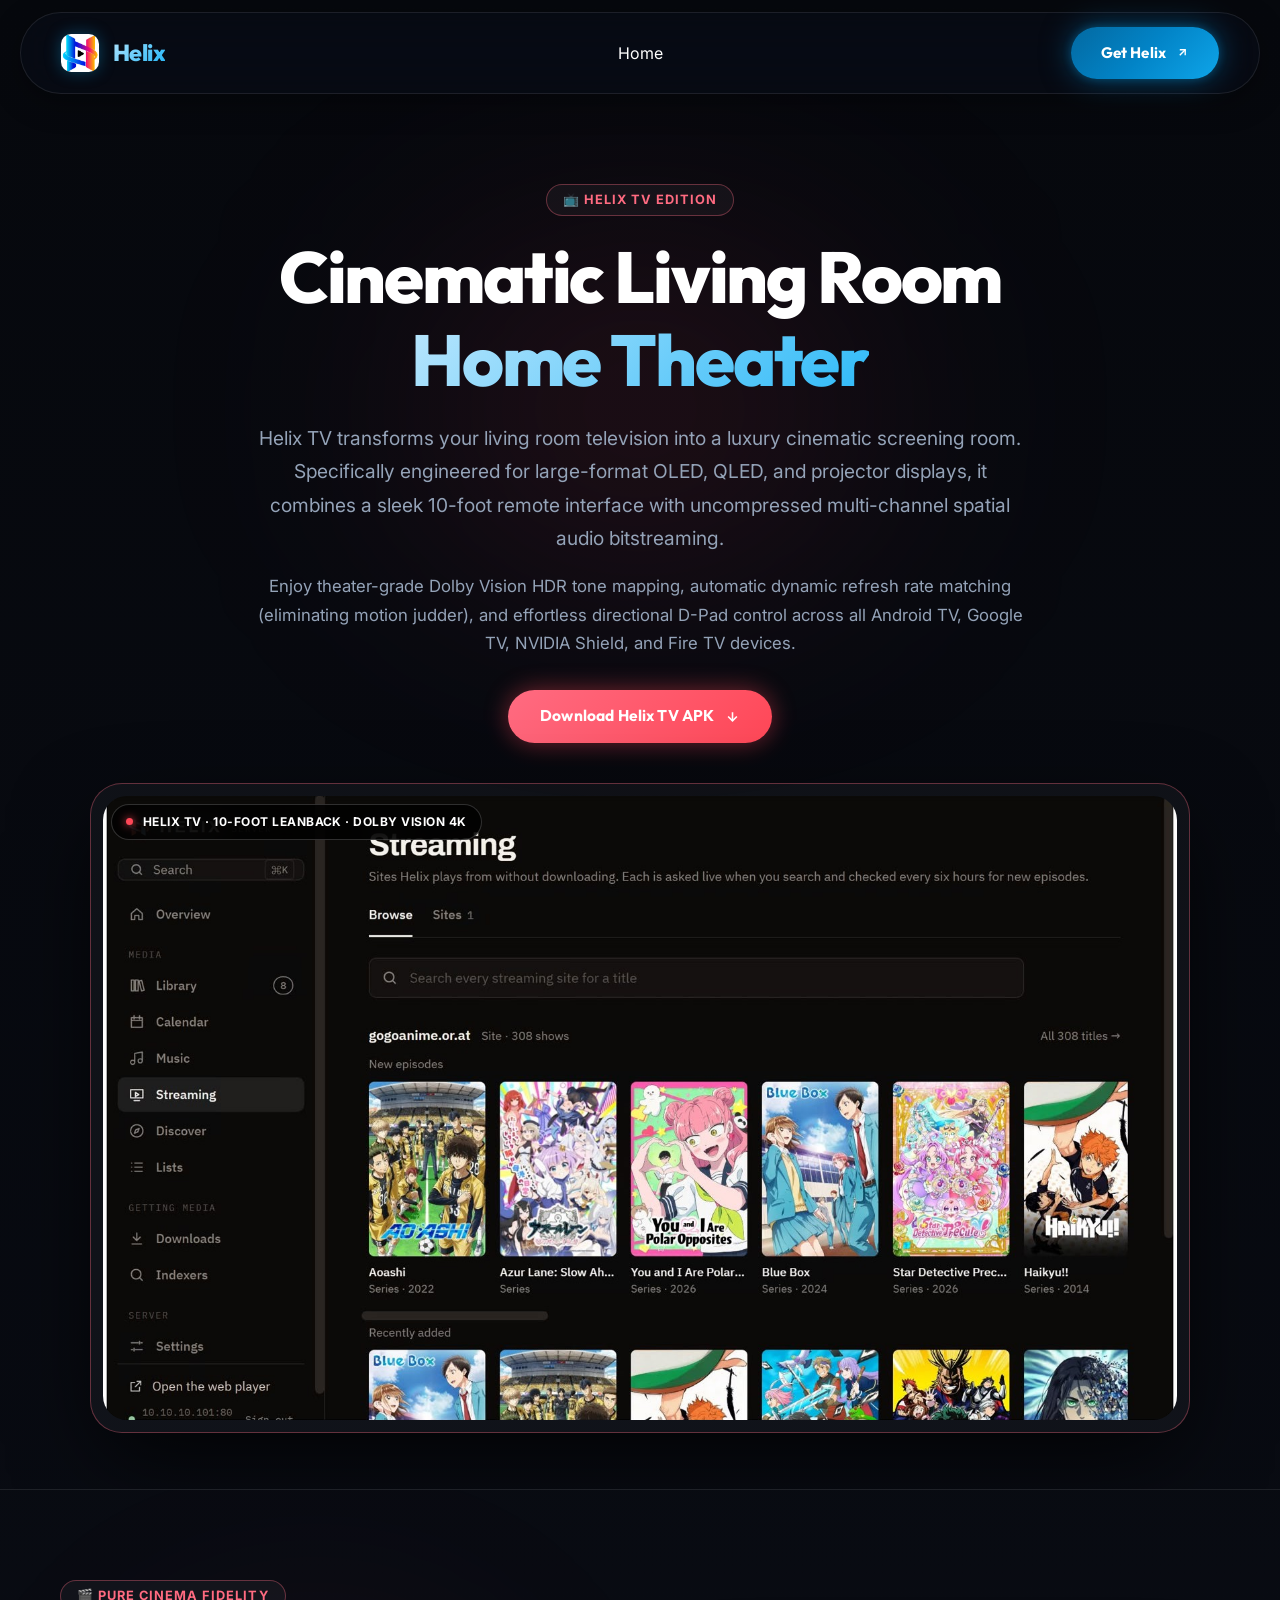
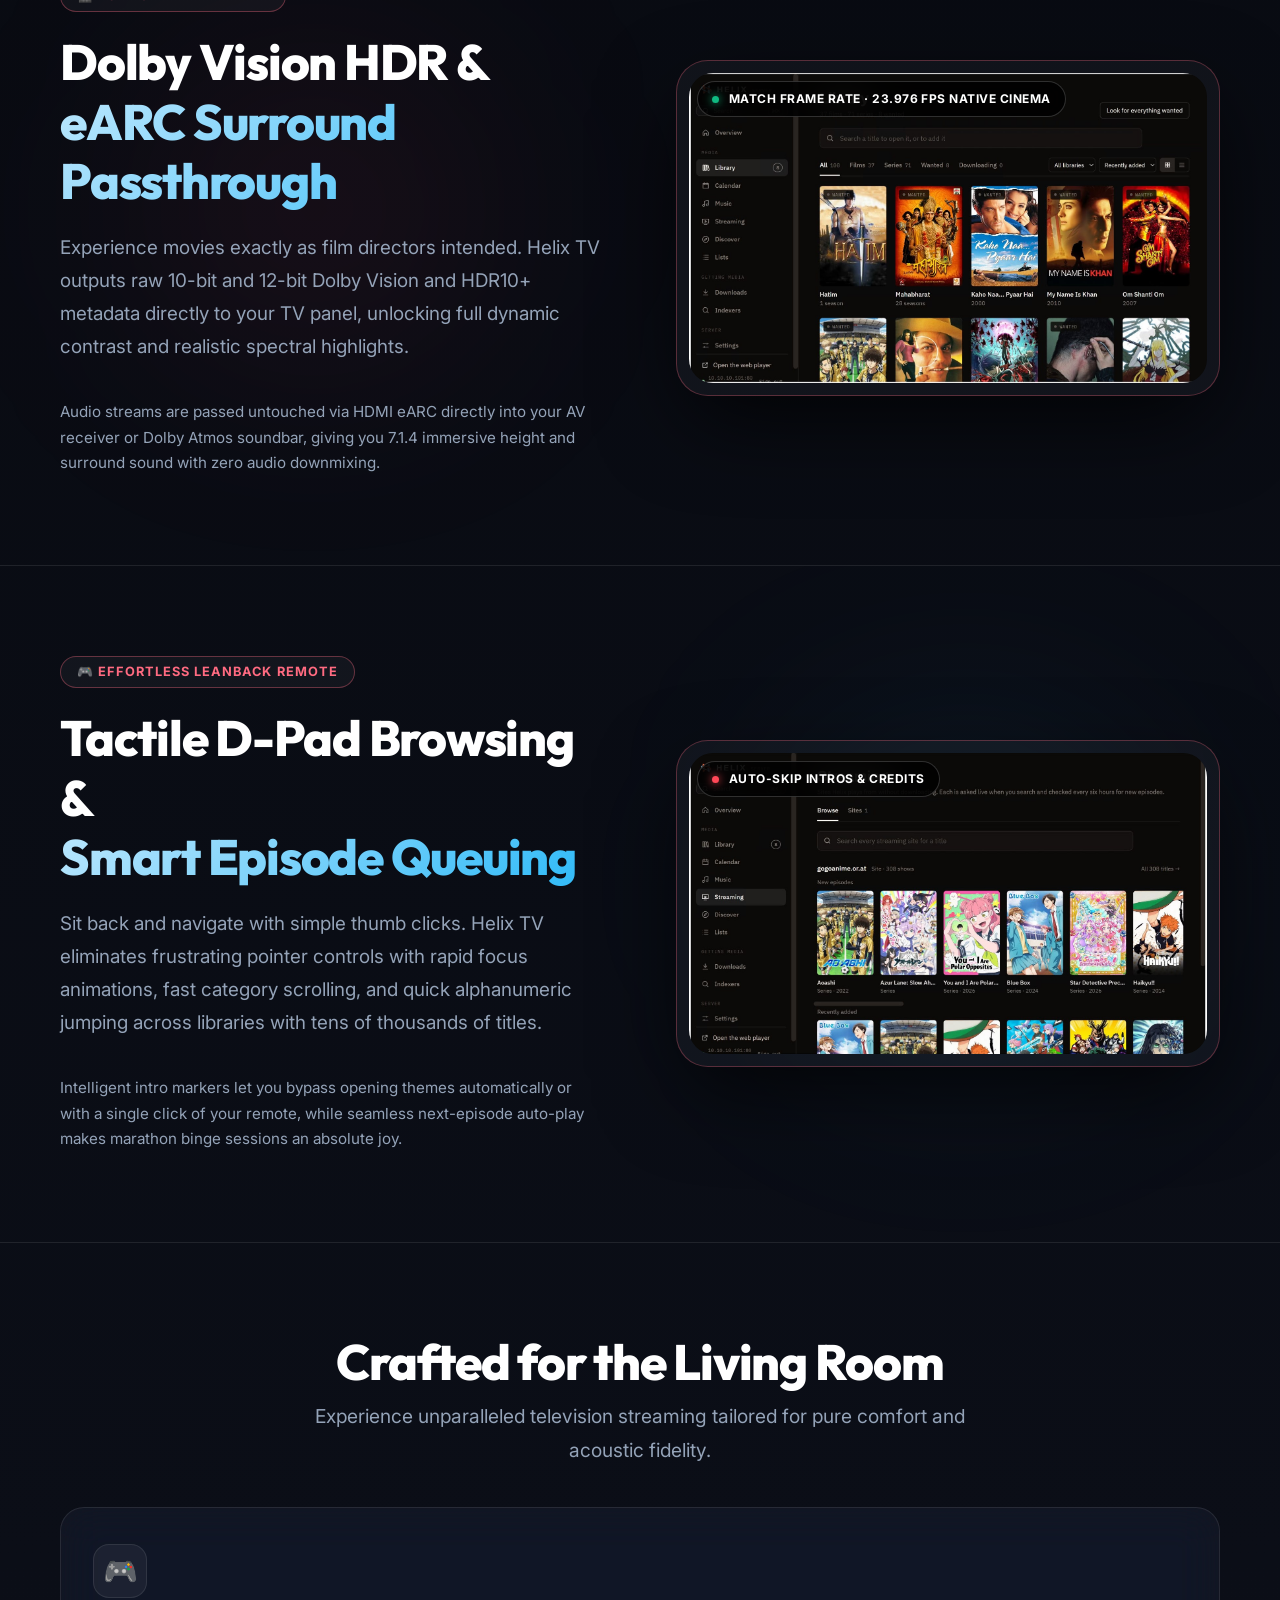
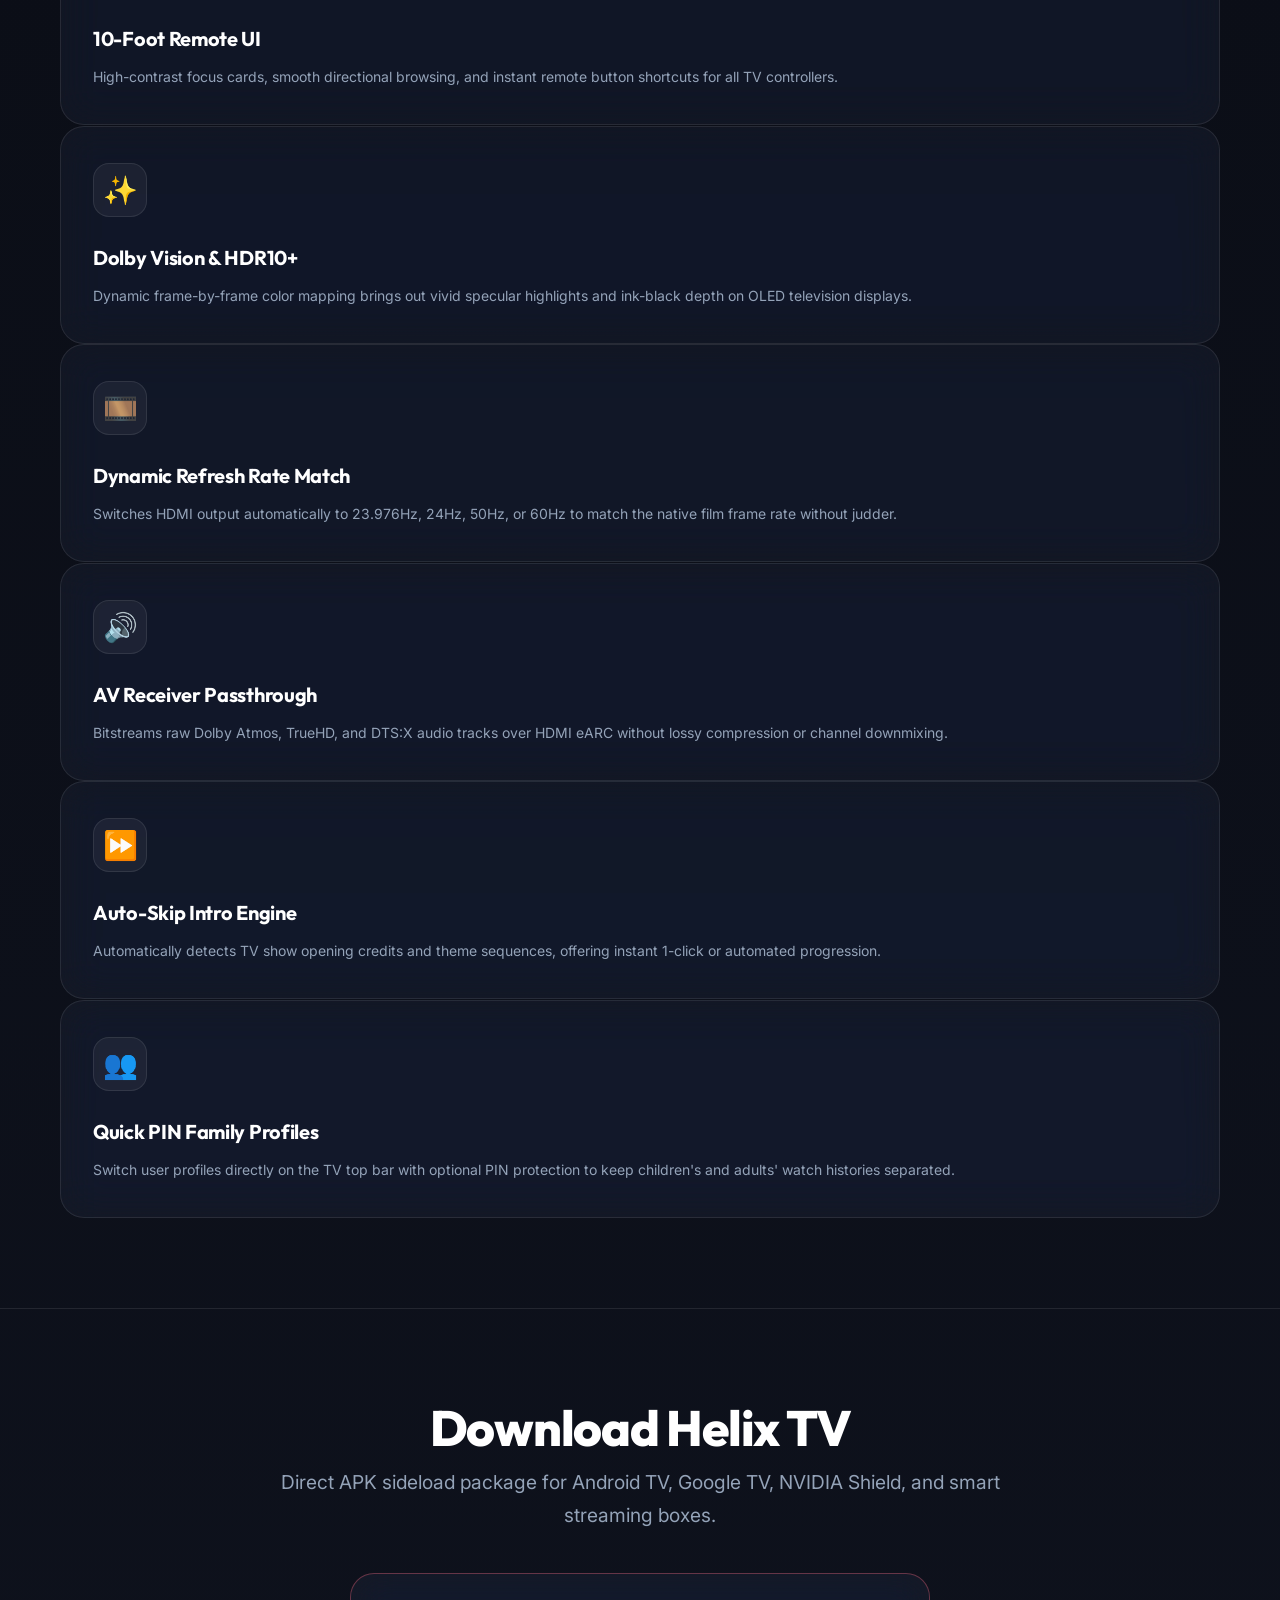
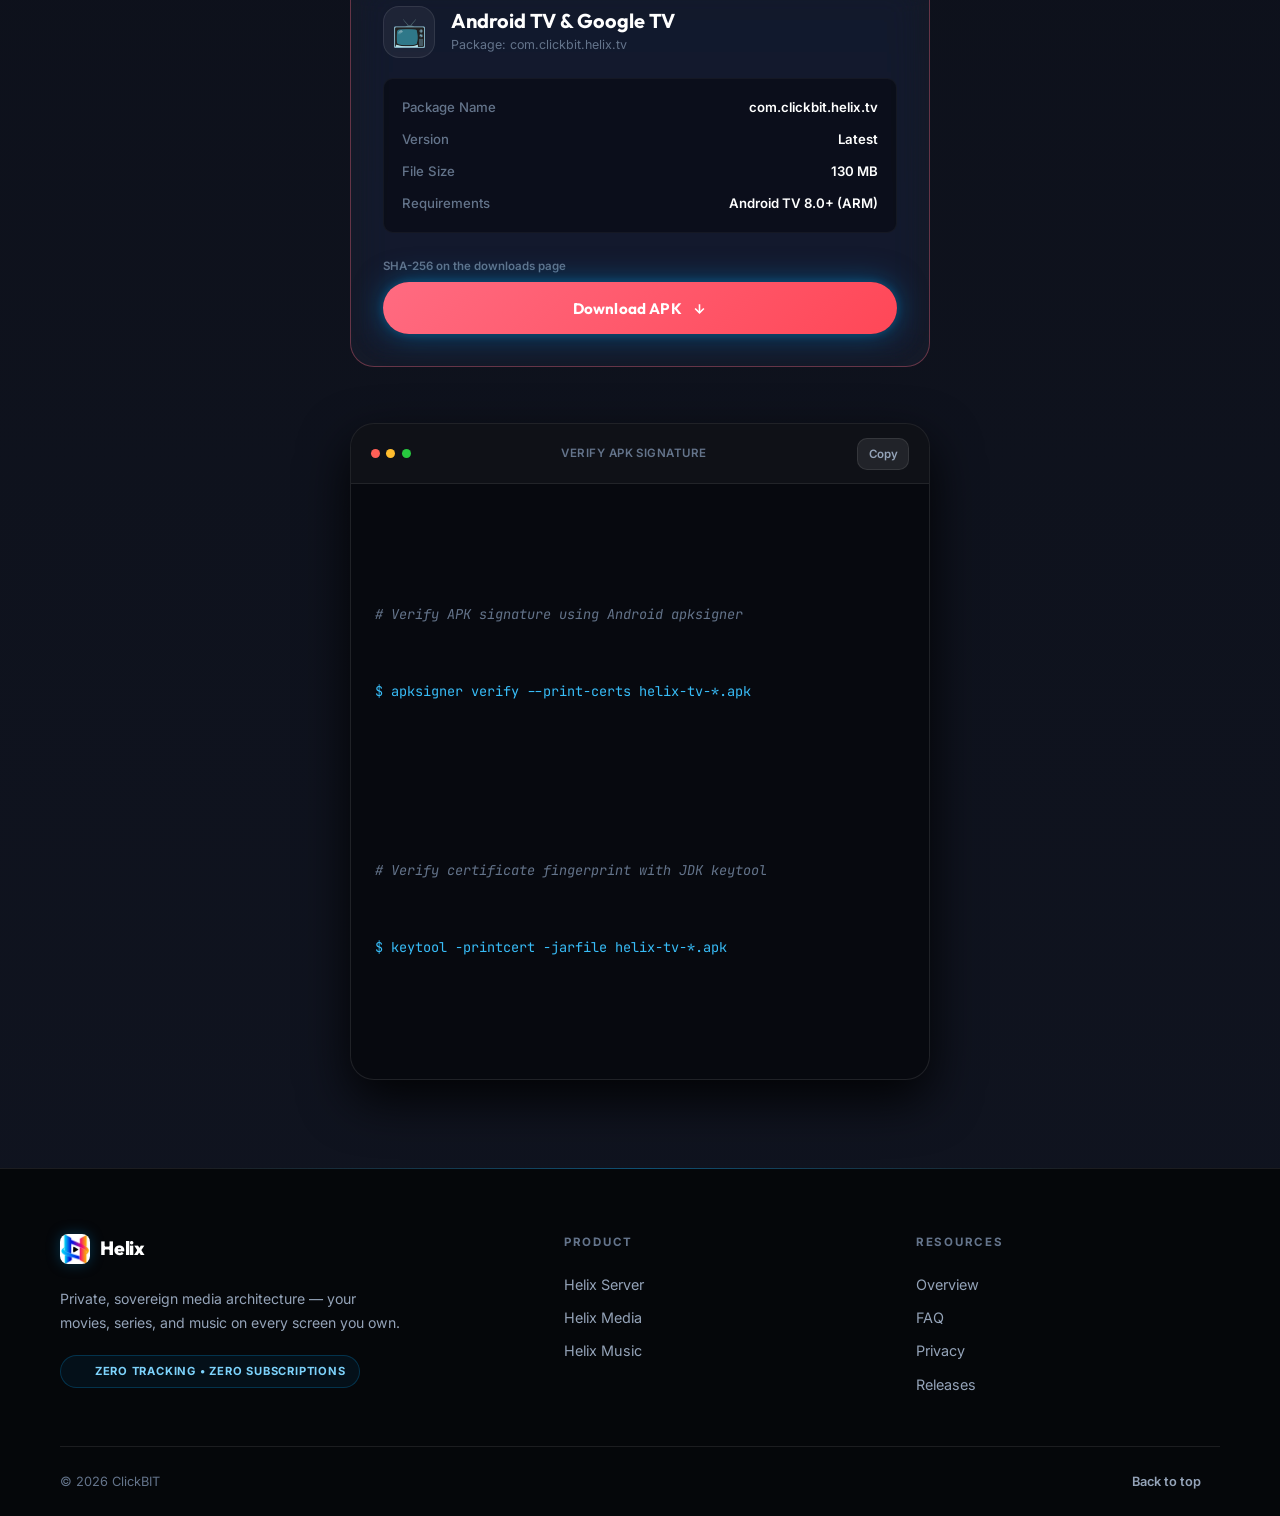
<file: tv.html>
<!DOCTYPE html>
<html lang="en">
<head>
  <meta charset="UTF-8" />
  <meta name="viewport" content="width=device-width, initial-scale=1.0" />
  <title>Helix TV — Cinematic Living Room Home Theater</title>
  <meta name="description" content="Download Helix TV APK (com.clickbit.helix.tv) for Android TV and Google TV. 10-foot remote interface, Dolby Vision HDR, dynamic refresh rate switching, and spatial audio." />
  
  <link rel="preconnect" href="https://fonts.googleapis.com" />
  <link rel="preconnect" href="https://fonts.gstatic.com" crossorigin />
  <link href="https://fonts.googleapis.com/css2?family=Outfit:wght@300;400;500;600;700;800;900&family=Inter:wght@300;400;500;600;700&family=JetBrains+Mono:wght@400;500;600&display=swap" rel="stylesheet" />
  
  <link rel="stylesheet" href="styles.css" />
</head>
<body>

  <!-- ============================================
       SUPER MINIMAL NAVBAR
  ============================================ -->
  <header class="site-navbar">
    <div class="container nav-container">
      
      <a href="index.html" class="brand-logo-link">
        <img src="logo.jpeg" alt="Helix Logo" class="brand-logo-img" />
        <span class="text-gradient">Helix</span>
      </a>

      <div class="nav-center">
        <a href="index.html" class="nav-home-link">Home</a>
      </div>

      <div>
        <a href="https://helix.clickbit.com.au/downloads/" target="_blank" rel="noopener noreferrer" class="btn-cta-primary">
          <span>Get Helix</span>
          <svg width="13" height="13" viewBox="0 0 24 24" fill="none" stroke="currentColor" stroke-width="2.5"><line x1="7" y1="17" x2="17" y2="7"/><polyline points="7 7 17 7 17 17"/></svg>
        </a>
      </div>

    </div>
  </header>

  <main>
    <!-- ============================================
         SECTION 1: MASSIVE APP HERO
         Giant headline, 2-paragraph marketing intro, colossal hero image
    ============================================ -->
    <section class="page-hero">
      <div class="ambient-glow glow-rose" style="top: 10%; left: 50%; transform: translateX(-50%); width: min(850px, 90vw); height: 350px;"></div>

      <div class="container" style="position: relative; z-index: 2;">
        <div class="reveal">
          <div class="split-badge" style="color: #ff6b81; border-color: rgba(255, 107, 129, 0.35);">
            📺 Helix TV Edition
          </div>

          <h1 class="heading-display" style="margin-bottom: 1.25rem;">
            Cinematic Living Room<br />
            <span class="text-gradient">Home Theater</span>
          </h1>

          <div style="max-width: 780px; margin: 0 auto 2rem; text-align: center;">
            <p class="lead-text" style="margin-bottom: 1rem;">
              Helix TV transforms your living room television into a luxury cinematic screening room. Specifically engineered for large-format OLED, QLED, and projector displays, it combines a sleek 10-foot remote interface with uncompressed multi-channel spatial audio bitstreaming.
            </p>
            <p style="font-size: clamp(0.9rem, 1.8vw, 1.05rem); color: var(--text-secondary); line-height: 1.7;">
              Enjoy theater-grade Dolby Vision HDR tone mapping, automatic dynamic refresh rate matching (eliminating motion judder), and effortless directional D-Pad control across all Android TV, Google TV, NVIDIA Shield, and Fire TV devices.
            </p>
          </div>

          <div style="display: flex; justify-content: center;">
            <a href="#downloads" class="btn-cta-primary" style="padding: 0.85rem 2rem; font-size: 0.975rem; background: linear-gradient(135deg, #ff6b81 0%, #ff4757 100%); box-shadow: 0 0 25px rgba(255, 71, 87, 0.45);">
              <span>Download Helix TV APK</span>
              <svg width="15" height="15" viewBox="0 0 24 24" fill="none" stroke="currentColor" stroke-width="2.5"><line x1="12" y1="5" x2="12" y2="19"/><polyline points="19 12 12 19 5 12"/></svg>
            </a>
          </div>

          <!-- Colossal Hero Image of App UI -->
          <div class="device-frame" style="max-width: 1100px; margin: 2.5rem auto 0; border-color: rgba(255, 107, 129, 0.35);">
            <div class="device-hud-top">
              <span style="width:7px; height:7px; border-radius:50%; background:#ff4757; box-shadow:0 0 8px #ff4757; flex-shrink:0;"></span>
              <span>HELIX TV · 10-FOOT LEANBACK · DOLBY VISION 4K</span>
            </div>
            <img src="helix-player-catalog.jpeg" alt="Helix TV leanback media streaming and series browsing interface" class="device-img" />
          </div>
        </div>
      </div>
    </section>

    <!-- ============================================
         SECTION 2: DEEP DIVE FEATURE 1 (PERFORMANCE)
         Dedicated to television picture/sound fidelity (Dolby Vision, eARC Atmos, Refresh rate).
    ============================================ -->
    <section class="deep-dive-section">
      <div class="ambient-glow glow-rose" style="top: 25%; left: 5%; width: min(500px, 80vw); height: 300px;"></div>

      <div class="container">
        <div class="split-grid">
          
          <div class="split-content reveal">
            <div class="split-badge" style="color: #ff6b81; border-color: rgba(255, 107, 129, 0.35);">
              🎬 Pure Cinema Fidelity
            </div>

            <h2 class="heading-lg" style="margin-bottom: 0.85rem;">
              Dolby Vision HDR & <br /><span class="text-gradient">eARC Surround Passthrough</span>
            </h2>

            <p class="split-desc">
              Experience movies exactly as film directors intended. Helix TV outputs raw 10-bit and 12-bit Dolby Vision and HDR10+ metadata directly to your TV panel, unlocking full dynamic contrast and realistic spectral highlights.
            </p>

            <p style="font-size: clamp(0.875rem, 1.6vw, 0.95rem); color: var(--text-secondary); line-height: 1.7;">
              Audio streams are passed untouched via HDMI eARC directly into your AV receiver or Dolby Atmos soundbar, giving you 7.1.4 immersive height and surround sound with zero audio downmixing.
            </p>
          </div>

          <div class="reveal reveal-delay-1">
            <div class="device-frame" style="border-color: rgba(255, 107, 129, 0.3);">
              <div class="device-hud-top">
                <span style="width:7px; height:7px; border-radius:50%; background:#10b981; box-shadow:0 0 8px #10b981; flex-shrink:0;"></span>
                <span>MATCH FRAME RATE · 23.976 FPS NATIVE CINEMA</span>
              </div>
              <img src="helix-server-library.jpeg" alt="Helix TV cinema library display with high-resolution film artwork" class="device-img" />
            </div>
          </div>

        </div>
      </div>
    </section>

    <!-- ============================================
         SECTION 3: DEEP DIVE FEATURE 2 (USER EXPERIENCE)
         Dedicated to 10-foot remote navigation, intro skipping, and family profiles.
    ============================================ -->
    <section class="deep-dive-section">
      <div class="ambient-glow glow-blue" style="top: 25%; right: 5%; width: min(500px, 80vw); height: 300px;"></div>

      <div class="container">
        <div class="split-grid">
          
          <div class="split-content reveal">
            <div class="split-badge" style="color: #ff6b81; border-color: rgba(255, 107, 129, 0.35);">
              🎮 Effortless Leanback Remote
            </div>

            <h2 class="heading-lg" style="margin-bottom: 0.85rem;">
              Tactile D-Pad Browsing & <br /><span class="text-gradient">Smart Episode Queuing</span>
            </h2>

            <p class="split-desc">
              Sit back and navigate with simple thumb clicks. Helix TV eliminates frustrating pointer controls with rapid focus animations, fast category scrolling, and quick alphanumeric jumping across libraries with tens of thousands of titles.
            </p>

            <p style="font-size: clamp(0.875rem, 1.6vw, 0.95rem); color: var(--text-secondary); line-height: 1.7;">
              Intelligent intro markers let you bypass opening themes automatically or with a single click of your remote, while seamless next-episode auto-play makes marathon binge sessions an absolute joy.
            </p>
          </div>

          <div class="reveal reveal-delay-1">
            <div class="device-frame" style="border-color: rgba(255, 107, 129, 0.3);">
              <div class="device-hud-top">
                <span style="width:7px; height:7px; border-radius:50%; background:#ff4757; box-shadow:0 0 8px #ff4757; flex-shrink:0;"></span>
                <span>AUTO-SKIP INTROS & CREDITS</span>
              </div>
              <img src="helix-player-catalog.jpeg" alt="Helix TV series episode selection and playback queue" class="device-img" />
            </div>
          </div>

        </div>
      </div>
    </section>

    <!-- ============================================
         SECTION 4: COMPREHENSIVE FEATURE GRID
    ============================================ -->
    <section class="deep-dive-section">
      <div class="container">
        
        <div style="text-align: center; max-width: 720px; margin: 0 auto 2.5rem;">
          <h2 class="heading-lg">Crafted for the Living Room</h2>
          <p class="lead-text centered" style="margin-top: 0.5rem;">
            Experience unparalleled television streaming tailored for pure comfort and acoustic fidelity.
          </p>
        </div>

        <div class="feature-grid">
          
          <div class="glass-feature-card reveal">
            <div class="feature-icon" style="color: #ff6b81;">🎮</div>
            <h3 class="heading-sm" style="margin-bottom: 0.65rem;">10-Foot Remote UI</h3>
            <p style="font-size: 0.875rem; color: var(--text-secondary); line-height: 1.65;">
              High-contrast focus cards, smooth directional browsing, and instant remote button shortcuts for all TV controllers.
            </p>
          </div>

          <div class="glass-feature-card reveal reveal-delay-1">
            <div class="feature-icon" style="color: #ff6b81;">✨</div>
            <h3 class="heading-sm" style="margin-bottom: 0.65rem;">Dolby Vision & HDR10+</h3>
            <p style="font-size: 0.875rem; color: var(--text-secondary); line-height: 1.65;">
              Dynamic frame-by-frame color mapping brings out vivid specular highlights and ink-black depth on OLED television displays.
            </p>
          </div>

          <div class="glass-feature-card reveal reveal-delay-2">
            <div class="feature-icon" style="color: #ff6b81;">🎞️</div>
            <h3 class="heading-sm" style="margin-bottom: 0.65rem;">Dynamic Refresh Rate Match</h3>
            <p style="font-size: 0.875rem; color: var(--text-secondary); line-height: 1.65;">
              Switches HDMI output automatically to 23.976Hz, 24Hz, 50Hz, or 60Hz to match the native film frame rate without judder.
            </p>
          </div>

          <div class="glass-feature-card reveal">
            <div class="feature-icon" style="color: #ff6b81;">🔊</div>
            <h3 class="heading-sm" style="margin-bottom: 0.65rem;">AV Receiver Passthrough</h3>
            <p style="font-size: 0.875rem; color: var(--text-secondary); line-height: 1.65;">
              Bitstreams raw Dolby Atmos, TrueHD, and DTS:X audio tracks over HDMI eARC without lossy compression or channel downmixing.
            </p>
          </div>

          <div class="glass-feature-card reveal reveal-delay-1">
            <div class="feature-icon" style="color: #ff6b81;">⏩</div>
            <h3 class="heading-sm" style="margin-bottom: 0.65rem;">Auto-Skip Intro Engine</h3>
            <p style="font-size: 0.875rem; color: var(--text-secondary); line-height: 1.65;">
              Automatically detects TV show opening credits and theme sequences, offering instant 1-click or automated progression.
            </p>
          </div>

          <div class="glass-feature-card reveal reveal-delay-2">
            <div class="feature-icon" style="color: #ff6b81;">👥</div>
            <h3 class="heading-sm" style="margin-bottom: 0.65rem;">Quick PIN Family Profiles</h3>
            <p style="font-size: 0.875rem; color: var(--text-secondary); line-height: 1.65;">
              Switch user profiles directly on the TV top bar with optional PIN protection to keep children's and adults' watch histories separated.
            </p>
          </div>

        </div>

      </div>
    </section>

    <!-- ============================================
         SECTION 5: THE DOWNLOAD PORTAL
    ============================================ -->
    <section id="downloads" class="deep-dive-section" style="padding-bottom: 5.5rem;">
      <div class="container">
        
        <div style="text-align: center; max-width: 720px; margin: 0 auto 2.5rem;">
          <h2 class="heading-lg">Download Helix TV</h2>
          <p class="lead-text centered" style="margin-top: 0.5rem;">
            Direct APK sideload package for Android TV, Google TV, NVIDIA Shield, and smart streaming boxes.
          </p>
        </div>

        <div style="max-width: 580px; margin: 0 auto;">
          
          <div class="download-card reveal" style="border-color: rgba(255, 107, 129, 0.35);">
            <div>
              <div class="dl-card-header">
                <div class="dl-platform-icon" style="color: #ff6b81;">📺</div>
                <div>
                  <h3 class="dl-platform-title">Android TV & Google TV</h3>
                  <div class="dl-platform-subtitle">Package: com.clickbit.helix.tv</div>
                </div>
              </div>

              <div class="dl-meta-list">
                <div class="dl-meta-row">
                  <span class="dl-meta-label">Package Name</span>
                  <span class="dl-meta-value">com.clickbit.helix.tv</span>
                </div>
                <div class="dl-meta-row">
                  <span class="dl-meta-label">Version</span>
                  <span class="dl-meta-value">Latest</span>
                </div>
                <div class="dl-meta-row">
                  <span class="dl-meta-label">File Size</span>
                  <span class="dl-meta-value">130 MB</span>
                </div>
                <div class="dl-meta-row">
                  <span class="dl-meta-label">Requirements</span>
                  <span class="dl-meta-value">Android TV 8.0+ (ARM)</span>
                </div>
              </div>

              <div style="font-size: 0.72rem; color: var(--text-muted); margin-bottom: 0.35rem; font-weight: 600;">
                SHA-256 on the downloads page
              </div>
            </div>

            <a href="https://helix.clickbit.com.au/downloads/" class="btn-cta-primary" style="width: 100%; background: linear-gradient(135deg, #ff6b81 0%, #ff4757 100%);">
              <span>Download APK</span>
              <svg width="15" height="15" viewBox="0 0 24 24" fill="none" stroke="currentColor" stroke-width="2.5"><line x1="12" y1="5" x2="12" y2="19"/><polyline points="19 12 12 19 5 12"/></svg>
            </a>
          </div>

          <!-- Security Block: Check an APK before installing -->
          <div class="security-block reveal reveal-delay-1">
            <div class="security-header">
              <div class="security-dots">
                <span class="security-dot dot-red"></span>
                <span class="security-dot dot-yellow"></span>
                <span class="security-dot dot-green"></span>
              </div>
              <span class="security-title">Verify APK Signature</span>
              <button class="copy-btn" onclick="copyChecksum('apksigner verify --print-certs helix-tv-*.apk\nkeytool -printcert -jarfile helix-tv-*.apk', this)">Copy</button>
            </div>
            
            <div class="security-body">
              <div style="margin-bottom: 0.75rem;">
                <span class="security-comment"># Verify APK signature using Android apksigner</span>
                <span class="security-cmd">$ apksigner verify --print-certs helix-tv-*.apk</span>
              </div>
              <div>
                <span class="security-comment"># Verify certificate fingerprint with JDK keytool</span>
                <span class="security-cmd">$ keytool -printcert -jarfile helix-tv-*.apk</span>
              </div>
            </div>
          </div>

        </div>

      </div>
    </section>
  </main>

  <!-- FOOTER -->
  <footer class="site-footer">
    <div class="container">
      <div class="footer-grid">
        <div class="footer-brand">
          <a href="index.html" class="footer-brand-link">
            <img src="logo.jpeg" alt="Helix Logo" />
            <span>Helix</span>
          </a>
          <p class="footer-tagline">Private, sovereign media architecture &mdash; your movies, series, and music on every screen you own.</p>
          <span class="footer-pill"><i data-lucide="shield-check" style="width: 13px; height: 13px;"></i> Zero tracking &bull; Zero subscriptions</span>
        </div>
        <div class="footer-col">
          <p class="footer-col-title">Product</p>
          <a href="server.html">Helix Server</a>
          <a href="helix.html">Helix Media</a>
          <a href="music.html">Helix Music</a>
        </div>
        <div class="footer-col">
          <p class="footer-col-title">Resources</p>
          <a href="index.html">Overview</a>
          <a href="faq.html">FAQ</a>
          <a href="https://clickbit.com.au/privacy/helix" target="_blank" rel="noopener noreferrer">Privacy</a>
          <a href="https://helix.clickbit.com.au/downloads/" target="_blank" rel="noopener noreferrer">Releases <i data-lucide="arrow-up-right" style="width: 12px; height: 12px; display: inline; vertical-align: -1px;"></i></a>
        </div>
      </div>
      <div class="footer-bottom">
        <span>&copy; 2026 ClickBIT</span>
        <a href="#" class="back-to-top">Back to top <i data-lucide="arrow-up" style="width: 13px; height: 13px;"></i></a>
      </div>
    </div>
  </footer>

  <script src="app.js"></script>
</body>
</html>
</file>
<file: styles.css>
/* ==========================================================================
   HELIX ENTERTAINMENT ECOSYSTEM — CINEMATIC DESIGN SYSTEM v2
   Base Palette: Deep Obsidian Dark Mode (#06080D)
   Aesthetics: Frosted Glass (blur 20px), Glowing Mesh Gradients, Scroll Reveal
   STRICT 2-COLUMN GRID on desktop, 1-column on mobile
   ========================================================================== */

:root {
  /* Core Cinematic Dark Palette */
  --bg-dark: #06080d;
  --bg-gradient: linear-gradient(180deg, #06080d 0%, #0b0e17 50%, #101420 100%);
  --bg-card: rgba(255, 255, 255, 0.035);
  --bg-card-hover: rgba(255, 255, 255, 0.07);

  /* Heavy Frosted Glassmorphism */
  --glass-bg: rgba(14, 18, 30, 0.68);
  --glass-border: rgba(255, 255, 255, 0.09);
  --glass-border-hover: rgba(255, 255, 255, 0.24);
  --glass-blur: blur(20px) saturate(190%);
  --nav-bg: rgba(6, 8, 13, 0.85);

  /* Typography */
  --text-primary: #ffffff;
  --text-secondary: #94a3b8;
  --text-muted: #64748b;

  /* Brand Accents & Gradients */
  --brand-cyan: #00d4ff;
  --brand-sky: #0ea5e9;
  --brand-blue: #38bdf8;
  --brand-rose: #f43f5e;
  --brand-orange: #ff6600;
  --brand-emerald: #10b981;

  /* Glowing Vibrant CTA Gradients — unified blue accent */
  --cta-gradient: linear-gradient(135deg, #0369a1 0%, #0284c7 50%, #0ea5e9 100%);
  --cta-glow: 0 0 30px rgba(2, 132, 199, 0.5), 0 0 10px rgba(14, 165, 233, 0.3);
  --cta-glow-hover: 0 0 45px rgba(2, 132, 199, 0.8), 0 0 18px rgba(14, 165, 233, 0.5);

  --btn-blue-gradient: linear-gradient(135deg, #0ea5e9 0%, #3b82f6 50%, #2563eb 100%);
  --btn-blue-glow: 0 0 25px rgba(14, 165, 233, 0.45);

  --btn-rose-gradient: linear-gradient(135deg, #f43f5e 0%, #fb7185 100%);
  --btn-rose-glow: 0 0 25px rgba(244, 63, 94, 0.45);

  /* Radius */
  --radius-sm: 10px;
  --radius-md: 16px;
  --radius-lg: 24px;
  --radius-xl: 32px;
  --radius-full: 9999px;
}

/* Reset & Base */
*, *::before, *::after {
  box-sizing: border-box;
  margin: 0;
  padding: 0;
}

html {
  scroll-behavior: smooth;
  font-size: 16px;
  background-color: var(--bg-dark);
  overflow-x: hidden;
  width: 100%;
  max-width: 100vw;
}

body {
  font-family: 'Inter', -apple-system, BlinkMacSystemFont, 'Segoe UI', Roboto, sans-serif;
  background: var(--bg-gradient);
  background-color: var(--bg-dark);
  color: var(--text-primary);
  min-height: 100vh;
  width: 100%;
  max-width: 100vw;
  overflow-x: hidden;
  line-height: 1.65;
  display: flex;
  flex-direction: column;
  -webkit-font-smoothing: antialiased;
  -moz-osx-font-smoothing: grayscale;
}

main {
  width: 100%;
  max-width: 100vw;
  overflow-x: hidden;
  flex: 1 0 auto;
}

img, svg {
  display: block;
  max-width: 100%;
  height: auto;
}

a {
  color: inherit;
  text-decoration: none;
  transition: all 0.3s cubic-bezier(0.16, 1, 0.3, 1);
  -webkit-tap-highlight-color: transparent;
}

button {
  cursor: pointer;
  border: none;
  background: none;
  font-family: inherit;
  color: inherit;
  -webkit-tap-highlight-color: transparent;
}

/* Scrollbar */
::-webkit-scrollbar {
  width: 6px;
  height: 6px;
}
::-webkit-scrollbar-track {
  background: #06080d;
}
::-webkit-scrollbar-thumb {
  background: rgba(2, 132, 199, 0.35);
  border-radius: 4px;
}
::-webkit-scrollbar-thumb:hover {
  background: var(--brand-sky);
}

/* Containers */
.container {
  width: 100%;
  max-width: 1240px;
  margin: 0 auto;
  padding: 0 1.25rem;
}

@media (min-width: 640px) {
  .container {
    padding: 0 1.75rem;
  }
}

@media (min-width: 1024px) {
  .container {
    padding: 0 2.5rem;
  }
}

/* Typography Utilities */
.heading-display {
  font-family: 'Outfit', sans-serif;
  font-size: clamp(2.1rem, 7.5vw, 4.5rem);
  font-weight: 800;
  line-height: 1.15;
  letter-spacing: -0.03em;
  word-break: break-word;
}

.heading-lg {
  font-family: 'Outfit', sans-serif;
  font-size: clamp(1.65rem, 5vw, 3.1rem);
  font-weight: 800;
  line-height: 1.2;
  letter-spacing: -0.025em;
  word-break: break-word;
}

.heading-md {
  font-family: 'Outfit', sans-serif;
  font-size: clamp(1.25rem, 3.5vw, 2rem);
  font-weight: 700;
  line-height: 1.3;
  letter-spacing: -0.02em;
}

.heading-sm {
  font-family: 'Outfit', sans-serif;
  font-size: clamp(1.1rem, 2.2vw, 1.25rem);
  font-weight: 700;
  letter-spacing: -0.015em;
}

.lead-text {
  font-size: clamp(0.975rem, 2.2vw, 1.2rem);
  color: var(--text-secondary);
  line-height: 1.75;
}

.lead-text.centered {
  margin: 0 auto;
  max-width: 92%;
}

@media (min-width: 768px) {
  .lead-text.centered {
    max-width: 720px;
  }
}

.text-gradient {
  background: linear-gradient(135deg, #bae6fd 0%, #38bdf8 50%, #0284c7 100%);
  -webkit-background-clip: text;
  -webkit-text-fill-color: transparent;
  background-clip: text;
  display: inline-block;
}

/* Ambient Floating Backdrops */
.ambient-glow {
  position: absolute;
  border-radius: var(--radius-full);
  pointer-events: none;
  z-index: 0;
  filter: blur(90px);
  animation: pulseGlow 10s ease-in-out infinite alternate;
  max-width: 90vw;
}

@media (min-width: 768px) {
  .ambient-glow {
    filter: blur(120px);
  }
}

@keyframes pulseGlow {
  0% { transform: scale(0.95); opacity: 0.7; }
  100% { transform: scale(1.06); opacity: 1; }
}

.glow-cyan { background: radial-gradient(circle, rgba(0, 212, 255, 0.16) 0%, transparent 70%); }
.glow-rose { background: radial-gradient(circle, rgba(244, 63, 94, 0.16) 0%, transparent 70%); }
.glow-blue { background: radial-gradient(circle, rgba(56, 189, 248, 0.18) 0%, transparent 70%); }

/* ==========================================================================
   NAVBAR
   ========================================================================== */

.site-navbar {
  position: sticky;
  top: 0.75rem;
  z-index: 100;
  width: min(1240px, calc(100% - 1.5rem));
  margin-top: 0.75rem;
  align-self: center;
  background: rgba(10, 13, 22, 0.55);
  backdrop-filter: var(--glass-blur);
  -webkit-backdrop-filter: var(--glass-blur);
  border: 1px solid var(--glass-border);
  border-radius: var(--radius-full);
  box-shadow: 0 8px 30px rgba(0, 0, 0, 0.35);
  transition: background 0.35s ease, border-color 0.35s ease, box-shadow 0.35s ease;
}

.site-navbar.scrolled {
  background: rgba(8, 10, 17, 0.93);
  border-color: rgba(2, 132, 199, 0.3);
  box-shadow: 0 14px 45px rgba(0, 0, 0, 0.6), 0 0 30px rgba(2, 132, 199, 0.12);
}

.nav-container {
  display: flex;
  align-items: center;
  justify-content: space-between;
  height: 64px;
}

@media (min-width: 768px) {
  .nav-container {
    height: 80px;
  }
}

.brand-logo-link {
  display: flex;
  align-items: center;
  gap: 0.65rem;
  font-family: 'Outfit', sans-serif;
  font-size: 1.25rem;
  font-weight: 800;
  letter-spacing: -0.02em;
  flex-shrink: 0;
}

@media (min-width: 768px) {
  .brand-logo-link {
    font-size: 1.45rem;
    gap: 0.85rem;
  }
}

.brand-logo-img {
  width: 32px;
  height: 32px;
  border-radius: var(--radius-sm);
  object-fit: contain;
  box-shadow: 0 0 16px rgba(14, 165, 233, 0.35);
  transition: transform 0.3s ease;
}

@media (min-width: 768px) {
  .brand-logo-img {
    width: 38px;
    height: 38px;
  }
}

.brand-logo-link:hover .brand-logo-img {
  transform: scale(1.08) rotate(-3deg);
}

/* Center Nav Links (Desktop MD+) */
.nav-center {
  display: none;
}

@media (min-width: 768px) {
  .nav-center {
    display: flex;
    align-items: center;
    gap: 0.35rem;
    position: absolute;
    left: 50%;
    transform: translateX(-50%);
  }
}

.nav-link-item {
  font-size: 0.875rem;
  font-weight: 600;
  color: var(--text-secondary);
  padding: 0.45rem 0.95rem;
  border-radius: var(--radius-full);
  transition: all 0.25s ease;
  white-space: nowrap;
}

.nav-link-item:hover {
  color: #ffffff;
  background: rgba(255, 255, 255, 0.08);
}

.nav-link-item.active {
  color: #ffffff;
  background: rgba(2, 132, 199, 0.18);
  border: 1px solid rgba(2, 132, 199, 0.4);
  box-shadow: 0 0 18px rgba(2, 132, 199, 0.28);
}

/* Mobile Hamburger Toggle */
.mobile-nav-toggle {
  display: flex;
  align-items: center;
  justify-content: center;
  width: 40px;
  height: 40px;
  border-radius: var(--radius-sm);
  background: rgba(255, 255, 255, 0.05);
  border: 1px solid var(--glass-border);
  color: var(--text-primary);
  transition: all 0.2s ease;
  cursor: pointer;
  margin-left: 0.5rem;
}

@media (min-width: 768px) {
  .mobile-nav-toggle {
    display: none;
  }
}

.mobile-nav-toggle:hover {
  background: rgba(255, 255, 255, 0.12);
  border-color: rgba(255, 255, 255, 0.25);
}

/* Mobile Menu Drawer */
.mobile-drawer {
  display: none;
  position: absolute;
  top: calc(100% + 0.6rem);
  left: 0;
  right: 0;
  width: auto;
  background: rgba(8, 10, 17, 0.97);
  backdrop-filter: blur(24px);
  -webkit-backdrop-filter: blur(24px);
  border: 1px solid var(--glass-border);
  border-radius: var(--radius-lg);
  padding: 1.1rem 1.1rem 1.5rem;
  flex-direction: column;
  gap: 0.75rem;
  box-shadow: 0 25px 60px rgba(0, 0, 0, 0.9);
  z-index: 99;
  animation: slideDownMobile 0.25s cubic-bezier(0.16, 1, 0.3, 1);
}

.mobile-drawer.open {
  display: flex;
}

@media (min-width: 768px) {
  .mobile-drawer {
    display: none !important;
  }
}

@keyframes slideDownMobile {
  from { opacity: 0; transform: translateY(-10px); }
  to { opacity: 1; transform: translateY(0); }
}

.mobile-nav-item {
  display: flex;
  align-items: center;
  gap: 0.75rem;
  padding: 0.85rem 1.15rem;
  border-radius: var(--radius-md);
  font-size: 0.95rem;
  font-weight: 600;
  color: var(--text-secondary);
  background: rgba(255, 255, 255, 0.03);
  border: 1px solid rgba(255, 255, 255, 0.06);
  transition: all 0.2s ease;
}

.mobile-nav-item:hover, .mobile-nav-item.active {
  color: #ffffff;
  background: rgba(255, 255, 255, 0.09);
  border-color: rgba(14, 165, 233, 0.4);
}

.mobile-nav-item.active {
  box-shadow: 0 0 20px rgba(14, 165, 233, 0.2);
}

/* Glowing Primary Button */
.btn-cta-primary {
  display: inline-flex;
  align-items: center;
  justify-content: center;
  gap: 0.45rem;
  padding: 0.65rem 1.15rem;
  min-height: 44px;
  font-family: 'Outfit', sans-serif;
  font-size: 0.875rem;
  font-weight: 700;
  letter-spacing: 0.01em;
  border-radius: var(--radius-full);
  background: var(--cta-gradient);
  color: #ffffff !important;
  box-shadow: var(--cta-glow);
  transition: all 0.3s cubic-bezier(0.16, 1, 0.3, 1);
  position: relative;
  overflow: hidden;
  white-space: nowrap;
  flex-shrink: 0;
}

@media (min-width: 768px) {
  .btn-cta-primary {
    padding: 0.85rem 1.85rem;
    font-size: 0.95rem;
    gap: 0.65rem;
  }
}

.btn-cta-primary:hover {
  transform: translateY(-2px) scale(1.02);
  box-shadow: var(--cta-glow-hover);
}

.btn-cta-primary:active {
  transform: translateY(0) scale(0.98);
}

.btn-explore {
  display: inline-flex;
  align-items: center;
  justify-content: center;
  gap: 0.6rem;
  padding: 0.85rem 1.6rem;
  min-height: 48px;
  font-family: 'Outfit', sans-serif;
  font-size: 0.975rem;
  font-weight: 700;
  border-radius: var(--radius-full);
  background: rgba(255, 255, 255, 0.06);
  border: 1px solid rgba(255, 255, 255, 0.18);
  backdrop-filter: var(--glass-blur);
  -webkit-backdrop-filter: var(--glass-blur);
  color: #ffffff;
  box-shadow: 0 8px 25px rgba(0, 0, 0, 0.4);
  transition: all 0.3s cubic-bezier(0.16, 1, 0.3, 1);
  width: 100%;
}

@media (min-width: 640px) {
  .btn-explore {
    width: auto;
    padding: 0.95rem 2.2rem;
    font-size: 1.05rem;
    box-shadow: 0 10px 30px rgba(0, 0, 0, 0.4);
  }
}

.btn-explore:hover {
  background: rgba(255, 255, 255, 0.12);
  border-color: rgba(255, 255, 255, 0.35);
  transform: translateY(-2px) scale(1.02);
  box-shadow: 0 15px 40px rgba(0, 0, 0, 0.6);
}

.btn-explore.blue:hover {
  border-color: rgba(56, 189, 248, 0.6);
  box-shadow: 0 0 35px rgba(56, 189, 248, 0.4);
  color: #38bdf8;
}

.btn-explore.rose:hover {
  border-color: rgba(244, 63, 94, 0.6);
  box-shadow: 0 0 35px rgba(244, 63, 94, 0.4);
  color: #fb7185;
}

/* ==========================================================================
   SCROLL REVEAL ANIMATIONS
   ========================================================================== */

.reveal {
  opacity: 0;
  transform: translateY(28px);
  transition: opacity 0.7s cubic-bezier(0.16, 1, 0.3, 1), transform 0.7s cubic-bezier(0.16, 1, 0.3, 1);
  will-change: opacity, transform;
}

.reveal.is-visible {
  opacity: 1;
  transform: translateY(0);
}

.reveal-delay-1 { transition-delay: 0.12s; }
.reveal-delay-2 { transition-delay: 0.24s; }
.reveal-delay-3 { transition-delay: 0.36s; }
.reveal-delay-4 { transition-delay: 0.48s; }

/* ==========================================================================
   HERO & FRONT PAGE SPLIT SECTIONS
   ========================================================================== */

.home-hero-section {
  padding: clamp(3.5rem, 8vw, 8.5rem) 0 clamp(3rem, 6vw, 6rem);
  text-align: center;
  position: relative;
  overflow: hidden;
}

.split-section {
  padding: clamp(3.5rem, 7vw, 8rem) 0;
  position: relative;
  border-bottom: 1px solid var(--glass-border);
  overflow: hidden;
}

.split-grid {
  display: flex;
  flex-direction: column;
  gap: 2.25rem;
}

@media (min-width: 960px) {
  .split-grid {
    display: grid;
    grid-template-columns: 1fr 1fr;
    gap: 4.5rem;
    align-items: center;
  }
}

.split-content {
  position: relative;
  z-index: 2;
}

.split-badge {
  display: inline-flex;
  align-items: center;
  gap: 0.45rem;
  padding: 0.35rem 0.85rem;
  border-radius: var(--radius-full);
  font-size: 0.75rem;
  font-weight: 700;
  text-transform: uppercase;
  letter-spacing: 0.06em;
  background: rgba(255, 255, 255, 0.04);
  border: 1px solid var(--glass-border);
  margin-bottom: 1.1rem;
  max-width: 100%;
  line-height: 1.35;
  white-space: normal;
  text-align: left;
}

@media (min-width: 640px) {
  .split-badge {
    font-size: 0.8rem;
    padding: 0.4rem 1rem;
    letter-spacing: 0.08em;
    margin-bottom: 1.25rem;
  }
}

.split-desc {
  font-size: clamp(0.975rem, 1.8vw, 1.18rem);
  color: var(--text-secondary);
  line-height: 1.75;
  margin: 1rem 0 1.75rem;
}

@media (min-width: 768px) {
  .split-desc {
    margin: 1.25rem 0 2.25rem;
  }
}

/* Floating Mockup Device Frame */
.device-frame {
  position: relative;
  border-radius: var(--radius-lg);
  padding: 0.5rem;
  background: var(--bg-card);
  border: 1px solid var(--glass-border);
  backdrop-filter: var(--glass-blur);
  -webkit-backdrop-filter: var(--glass-blur);
  box-shadow: 0 20px 60px -10px rgba(0, 0, 0, 0.85);
  transition: transform 0.5s cubic-bezier(0.16, 1, 0.3, 1), box-shadow 0.5s ease;
  overflow: hidden;
  max-width: 100%;
}

@media (min-width: 768px) {
  .device-frame {
    border-radius: var(--radius-xl);
    padding: 0.75rem;
    box-shadow: 0 30px 90px -15px rgba(0, 0, 0, 0.85);
  }
}

.device-frame:hover {
  transform: translateY(-4px) scale(1.01);
  box-shadow: 0 30px 80px -10px rgba(0, 0, 0, 0.95);
  border-color: rgba(255, 255, 255, 0.22);
}

.device-img {
  width: 100%;
  border-radius: calc(var(--radius-lg) - 6px);
  display: block;
  object-fit: cover;
}

@media (min-width: 768px) {
  .device-img {
    border-radius: var(--radius-lg);
  }
}

/* Floating Status HUD Overlay on Mockup Frames */
.device-hud-top {
  position: absolute;
  top: 0.75rem;
  left: 0.75rem;
  z-index: 10;
  display: flex;
  align-items: center;
  gap: 0.45rem;
  padding: 0.3rem 0.65rem;
  background: rgba(0, 0, 0, 0.82);
  backdrop-filter: blur(16px);
  -webkit-backdrop-filter: blur(16px);
  border: 1px solid rgba(255, 255, 255, 0.18);
  border-radius: var(--radius-full);
  font-size: 0.65rem;
  font-weight: 700;
  color: #ffffff;
  letter-spacing: 0.03em;
  max-width: calc(100% - 1.5rem);
  white-space: nowrap;
  overflow: hidden;
  text-overflow: ellipsis;
}

@media (min-width: 768px) {
  .device-hud-top {
    top: 1.25rem;
    left: 1.25rem;
    gap: 0.6rem;
    padding: 0.45rem 0.9rem;
    font-size: 0.75rem;
    letter-spacing: 0.04em;
    max-width: calc(100% - 2.5rem);
  }
}

/* ==========================================================================
   DEDICATED PRODUCT PAGES
   ========================================================================== */

.page-hero {
  padding: clamp(3.5rem, 7vw, 7rem) 0 clamp(2.5rem, 5vw, 3.5rem);
  text-align: center;
  position: relative;
  overflow: hidden;
}

.deep-dive-section {
  padding: clamp(3.5rem, 7vw, 7.5rem) 0;
  position: relative;
  border-top: 1px solid var(--glass-border);
  overflow: hidden;
}

/* ==========================================================================
   STRICT 2-COLUMN FEATURE GRID (Desktop=2, Mobile=1)
   ========================================================================== */

.feature-grid-2 {
  display: grid;
  grid-template-columns: 1fr;
  gap: 1.5rem;
  margin-top: 2.25rem;
}

@media (min-width: 768px) {
  .feature-grid-2 {
    grid-template-columns: repeat(2, 1fr);
    gap: 1.75rem;
    margin-top: 3rem;
  }
}

/* Glass Feature Card */
.glass-feature-card {
  background: var(--bg-card);
  backdrop-filter: var(--glass-blur);
  -webkit-backdrop-filter: var(--glass-blur);
  border: 1px solid var(--glass-border);
  border-radius: var(--radius-md);
  padding: 1.6rem 1.35rem;
  transition: all 0.35s cubic-bezier(0.16, 1, 0.3, 1);
  display: flex;
  flex-direction: column;
  position: relative;
  overflow: hidden;
}

@media (min-width: 768px) {
  .glass-feature-card {
    border-radius: var(--radius-lg);
    padding: 2.25rem 2rem;
  }
}

.glass-feature-card::before {
  content: '';
  position: absolute;
  top: 0;
  left: 0;
  right: 0;
  height: 1px;
  background: linear-gradient(90deg, transparent, rgba(255,255,255,0.15), transparent);
  opacity: 0;
  transition: opacity 0.35s ease;
}

.glass-feature-card:hover {
  background: var(--bg-card-hover);
  border-color: rgba(255, 255, 255, 0.25);
  transform: translateY(-4px);
  box-shadow: 0 20px 45px rgba(0, 0, 0, 0.7);
}

.glass-feature-card:hover::before {
  opacity: 1;
}

/* Feature card accent colors on hover */
.glass-feature-card.accent-cyan:hover {
  border-color: rgba(0, 212, 255, 0.35);
  box-shadow: 0 20px 45px rgba(0, 212, 255, 0.08);
}
.glass-feature-card.accent-blue:hover {
  border-color: rgba(14, 165, 233, 0.35);
  box-shadow: 0 20px 45px rgba(14, 165, 233, 0.08);
}
.glass-feature-card.accent-rose:hover {
  border-color: rgba(244, 63, 94, 0.35);
  box-shadow: 0 20px 45px rgba(244, 63, 94, 0.08);
}

.feature-icon {
  width: 48px;
  height: 48px;
  border-radius: var(--radius-md);
  display: flex;
  align-items: center;
  justify-content: center;
  font-size: 1.5rem;
  margin-bottom: 1.25rem;
  border: 1px solid var(--glass-border);
  background: rgba(255, 255, 255, 0.05);
  transition: transform 0.3s ease, box-shadow 0.3s ease;
}

@media (min-width: 768px) {
  .feature-icon {
    width: 54px;
    height: 54px;
    font-size: 1.75rem;
    margin-bottom: 1.5rem;
  }
}

.glass-feature-card:hover .feature-icon {
  transform: scale(1.08);
}

.feature-title {
  font-family: 'Outfit', sans-serif;
  font-size: 1.15rem;
  font-weight: 700;
  color: var(--text-primary);
  margin-bottom: 0.65rem;
  letter-spacing: -0.01em;
}

@media (min-width: 768px) {
  .feature-title {
    font-size: 1.25rem;
  }
}

.feature-desc {
  font-size: 0.9rem;
  color: var(--text-secondary);
  line-height: 1.7;
}

@media (min-width: 768px) {
  .feature-desc {
    font-size: 0.95rem;
  }
}

/* ==========================================================================
   DOWNLOAD CARDS & SECURITY BLOCK — STRICT 2-COLUMN
   ========================================================================== */

.downloads-grid-2 {
  display: grid;
  grid-template-columns: 1fr;
  gap: 1.5rem;
  margin-top: 2rem;
}

@media (min-width: 768px) {
  .downloads-grid-2 {
    grid-template-columns: repeat(2, 1fr);
    gap: 1.75rem;
    margin-top: 2.5rem;
  }
}

.download-card {
  background: var(--bg-card);
  backdrop-filter: var(--glass-blur);
  -webkit-backdrop-filter: var(--glass-blur);
  border: 1px solid var(--glass-border);
  border-radius: var(--radius-md);
  padding: 1.5rem 1.25rem;
  display: flex;
  flex-direction: column;
  justify-content: space-between;
  transition: all 0.35s cubic-bezier(0.16, 1, 0.3, 1);
  position: relative;
  overflow: hidden;
}

@media (min-width: 768px) {
  .download-card {
    border-radius: var(--radius-lg);
    padding: 2rem;
  }
}

.download-card:hover {
  border-color: rgba(255, 255, 255, 0.25);
  transform: translateY(-4px);
  box-shadow: 0 20px 50px rgba(0, 0, 0, 0.85);
}

.dl-card-header {
  display: flex;
  align-items: center;
  gap: 0.85rem;
  margin-bottom: 1.15rem;
}

@media (min-width: 768px) {
  .dl-card-header {
    gap: 1rem;
    margin-bottom: 1.25rem;
  }
}

.dl-platform-icon {
  width: 46px;
  height: 46px;
  border-radius: var(--radius-md);
  background: rgba(255, 255, 255, 0.05);
  border: 1px solid var(--glass-border);
  display: flex;
  align-items: center;
  justify-content: center;
  font-size: 1.5rem;
  flex-shrink: 0;
}

@media (min-width: 768px) {
  .dl-platform-icon {
    width: 52px;
    height: 52px;
    font-size: 1.75rem;
  }
}

.dl-platform-title {
  font-family: 'Outfit', sans-serif;
  font-size: 1.15rem;
  font-weight: 700;
  color: var(--text-primary);
  line-height: 1.2;
}

@media (min-width: 768px) {
  .dl-platform-title {
    font-size: 1.25rem;
  }
}

.dl-platform-subtitle {
  font-size: 0.78rem;
  color: var(--text-muted);
  margin-top: 0.15rem;
}

.dl-meta-list {
  display: flex;
  flex-direction: column;
  gap: 0.55rem;
  margin: 1.1rem 0 1.35rem;
  padding: 0.95rem 1rem;
  background: rgba(0, 0, 0, 0.4);
  border-radius: var(--radius-sm);
  border: 1px solid rgba(255, 255, 255, 0.04);
}

@media (min-width: 768px) {
  .dl-meta-list {
    gap: 0.65rem;
    margin: 1.25rem 0 1.5rem;
    padding: 1.1rem;
  }
}

.dl-meta-row {
  display: flex;
  align-items: center;
  justify-content: space-between;
  font-size: 0.8rem;
  gap: 0.5rem;
}

@media (min-width: 768px) {
  .dl-meta-row {
    font-size: 0.825rem;
  }
}

.dl-meta-label {
  color: var(--text-muted);
  font-weight: 500;
  flex-shrink: 0;
}

.dl-meta-value {
  color: var(--text-primary);
  font-weight: 600;
  text-align: right;
  word-break: break-word;
}

/* SHA-256 Box */
.sha256-box {
  background: rgba(0, 0, 0, 0.55);
  border: 1px solid var(--glass-border);
  border-radius: var(--radius-sm);
  padding: 0.65rem 0.75rem;
  margin-bottom: 1.35rem;
  display: flex;
  align-items: center;
  justify-content: space-between;
  gap: 0.5rem;
  max-width: 100%;
  overflow: hidden;
}

.sha256-code {
  font-family: 'JetBrains Mono', monospace;
  font-size: 0.68rem;
  color: var(--brand-cyan);
  word-break: break-all;
  overflow-wrap: anywhere;
  user-select: all;
  flex: 1;
  min-width: 0;
  line-height: 1.4;
}

.sha256-code::-webkit-scrollbar {
  display: none;
}

.copy-btn {
  padding: 0.35rem 0.65rem;
  min-height: 32px;
  font-size: 0.72rem;
  font-weight: 600;
  background: rgba(255, 255, 255, 0.08);
  border: 1px solid var(--glass-border);
  border-radius: var(--radius-sm);
  color: var(--text-secondary);
  transition: all 0.2s ease;
  flex-shrink: 0;
  display: inline-flex;
  align-items: center;
  justify-content: center;
}

.copy-btn:hover {
  background: rgba(255, 255, 255, 0.2);
  color: #ffffff;
}

/* Download Button */
.btn-download {
  display: inline-flex;
  align-items: center;
  justify-content: center;
  gap: 0.5rem;
  padding: 0.75rem 1.25rem;
  min-height: 44px;
  font-family: 'Outfit', sans-serif;
  font-size: 0.9rem;
  font-weight: 700;
  border-radius: var(--radius-full);
  color: #ffffff;
  transition: all 0.3s cubic-bezier(0.16, 1, 0.3, 1);
  width: 100%;
  text-align: center;
}

.btn-download:hover {
  transform: translateY(-2px) scale(1.02);
}

.btn-download.blue {
  background: var(--btn-blue-gradient);
  box-shadow: var(--btn-blue-glow);
}

.btn-download.rose {
  background: var(--btn-rose-gradient);
  box-shadow: var(--btn-rose-glow);
}

.btn-download.gradient {
  background: var(--cta-gradient);
  box-shadow: var(--cta-glow);
}

.btn-download:hover.blue { box-shadow: 0 0 40px rgba(14, 165, 233, 0.65); }
.btn-download:hover.rose { box-shadow: 0 0 40px rgba(244, 63, 94, 0.65); }
.btn-download:hover.gradient { box-shadow: var(--cta-glow-hover); }

/* Terminal Security Block */
.security-block {
  margin-top: 2.5rem;
  background: #07090f;
  border: 1px solid rgba(255, 255, 255, 0.1);
  border-radius: var(--radius-md);
  overflow: hidden;
  box-shadow: 0 20px 50px rgba(0, 0, 0, 0.85);
  max-width: 100%;
}

@media (min-width: 768px) {
  .security-block {
    margin-top: 3.5rem;
    border-radius: var(--radius-lg);
  }
}

.security-header {
  background: rgba(255, 255, 255, 0.03);
  border-bottom: 1px solid rgba(255, 255, 255, 0.08);
  padding: 0.75rem 1rem;
  display: flex;
  align-items: center;
  justify-content: space-between;
  gap: 0.5rem;
}

@media (min-width: 768px) {
  .security-header {
    padding: 0.85rem 1.25rem;
  }
}

.security-dots {
  display: flex;
  align-items: center;
  gap: 0.4rem;
  flex-shrink: 0;
}

.security-dot {
  width: 9px;
  height: 9px;
  border-radius: 50%;
}
.dot-red { background: #ff5f56; }
.dot-yellow { background: #ffbd2e; }
.dot-green { background: #27c93f; }

.security-title {
  font-size: 0.72rem;
  font-weight: 600;
  color: var(--text-muted);
  letter-spacing: 0.04em;
  text-transform: uppercase;
  white-space: nowrap;
  overflow: hidden;
  text-overflow: ellipsis;
}

.security-body {
  padding: 1rem;
  font-family: 'JetBrains Mono', monospace;
  font-size: 0.78rem;
  color: #e2e8f0;
  line-height: 1.7;
  overflow-x: auto;
  white-space: pre;
  -webkit-overflow-scrolling: touch;
  max-width: 100%;
}

@media (min-width: 768px) {
  .security-body {
    padding: 1.5rem;
    font-size: 0.85rem;
    line-height: 1.75;
  }
}

.security-comment {
  color: #64748b;
  font-style: italic;
  display: block;
  margin-bottom: 0.35rem;
}

.security-cmd {
  color: #38bdf8;
  display: block;
}

/* Section Title Block (used in sub-pages) */
.section-title-block {
  text-align: center;
  margin-bottom: 1rem;
  position: relative;
  z-index: 2;
}

.section-title-block .split-badge {
  margin: 0 auto 1rem;
}

.section-subtitle {
  font-size: clamp(0.925rem, 2vw, 1.1rem);
  color: var(--text-secondary);
  line-height: 1.7;
  max-width: 640px;
  margin: 0.75rem auto 0;
}

/* ==========================================================================
   FOOTER
   ========================================================================== */

.site-footer {
  margin-top: auto;
  border-top: 1px solid var(--glass-border);
  background: #05070a;
  padding: clamp(2.75rem, 5vw, 4rem) 0 1.5rem;
  width: 100%;
  position: relative;
}

.site-footer::before {
  content: '';
  position: absolute;
  top: -1px;
  left: 15%;
  right: 15%;
  height: 1px;
  background: linear-gradient(90deg, transparent, rgba(2, 132, 199, 0.5), transparent);
}

.footer-grid {
  display: grid;
  grid-template-columns: 1fr;
  gap: 2.25rem;
}

@media (min-width: 768px) {
  .footer-grid {
    grid-template-columns: 1.5fr 1fr 1fr;
    gap: 3rem;
  }
}

.footer-brand-link {
  display: inline-flex;
  align-items: center;
  gap: 0.65rem;
  font-family: 'Outfit', sans-serif;
  font-size: 1.2rem;
  font-weight: 800;
  letter-spacing: -0.02em;
}

.footer-brand-link img {
  width: 30px;
  height: 30px;
  border-radius: 8px;
  object-fit: contain;
  box-shadow: 0 0 14px rgba(2, 132, 199, 0.35);
}

.footer-tagline {
  margin: 1rem 0 1.25rem;
  font-size: 0.88rem;
  color: var(--text-secondary);
  line-height: 1.7;
  max-width: 340px;
}

.footer-pill {
  display: inline-flex;
  align-items: center;
  gap: 0.45rem;
  font-size: 0.7rem;
  font-weight: 700;
  letter-spacing: 0.07em;
  text-transform: uppercase;
  color: #7dd3fc;
  border: 1px solid rgba(2, 132, 199, 0.3);
  background: rgba(2, 132, 199, 0.08);
  padding: 0.4rem 0.85rem;
  border-radius: var(--radius-full);
  white-space: nowrap;
}

.footer-col-title {
  font-size: 0.72rem;
  font-weight: 700;
  text-transform: uppercase;
  letter-spacing: 0.15em;
  color: var(--text-muted);
  margin-bottom: 1rem;
}

.footer-col a {
  display: block;
  width: fit-content;
  font-size: 0.9rem;
  color: var(--text-secondary);
  padding: 0.3rem 0;
  transition: color 0.25s ease, transform 0.25s ease;
}

.footer-col a:hover {
  color: #7dd3fc;
  transform: translateX(4px);
}

.footer-bottom {
  margin-top: 2.75rem;
  padding-top: 1.5rem;
  border-top: 1px solid var(--glass-border);
  display: flex;
  align-items: center;
  justify-content: space-between;
  gap: 0.75rem;
  flex-wrap: wrap;
  font-size: 0.8rem;
  color: var(--text-muted);
}

.back-to-top {
  display: inline-flex;
  align-items: center;
  gap: 0.4rem;
  font-size: 0.8rem;
  font-weight: 600;
  color: var(--text-secondary);
  transition: color 0.25s ease;
}

.back-to-top:hover {
  color: #7dd3fc;
}

/* Toast */
.toast-notice {
  position: fixed;
  bottom: 1.5rem;
  left: 50%;
  transform: translateX(-50%);
  background: #10b981;
  color: #ffffff;
  padding: 0.75rem 1.25rem;
  border-radius: var(--radius-full);
  font-size: 0.825rem;
  font-weight: 700;
  box-shadow: 0 10px 30px rgba(16, 185, 129, 0.4);
  z-index: 9999;
  display: none;
  animation: slideToastMobile 0.3s ease;
  white-space: nowrap;
  max-width: 90vw;
  text-align: center;
}

@media (min-width: 768px) {
  .toast-notice {
    left: auto;
    right: 2rem;
    transform: none;
    font-size: 0.875rem;
    padding: 0.85rem 1.5rem;
    animation: slideToast 0.3s ease;
  }
}

@keyframes slideToastMobile {
  from { opacity: 0; transform: translate(-50%, 20px); }
  to { opacity: 1; transform: translate(-50%, 0); }
}

@keyframes slideToast {
  from { opacity: 0; transform: translateY(20px); }
  to { opacity: 1; transform: translateY(0); }
}

/* Particle Mesh Background for Hero sections */
.particle-mesh {
  position: absolute;
  inset: 0;
  overflow: hidden;
  z-index: 0;
}

.particle-mesh .line {
  position: absolute;
  height: 1px;
  background: linear-gradient(90deg, transparent, rgba(14, 165, 233, 0.12), transparent);
  animation: floatLine 18s linear infinite;
}

@keyframes floatLine {
  0% { transform: translateX(-100%); }
  100% { transform: translateX(200%); }
}

/* ==========================================================================
   LANDING PAGE v3 — CONVERSION SECTIONS (unified blue accent)
   ========================================================================== */

/* Large primary CTA */
.btn-cta-lg {
  padding: 1rem 2.4rem;
  font-size: 1.05rem;
  min-height: 54px;
  gap: 0.65rem;
}

/* Hero CTA row */
.hero-cta-row {
  display: flex;
  justify-content: center;
  align-items: center;
  gap: 1rem;
  flex-wrap: wrap;
}

/* Hero proof strip (trust signals under CTAs) */
.hero-proof-strip {
  display: flex;
  justify-content: center;
  align-items: center;
  gap: 1.1rem;
  flex-wrap: wrap;
  margin-top: 1.75rem;
}

.proof-item {
  display: inline-flex;
  align-items: center;
  gap: 0.5rem;
  font-size: 0.82rem;
  font-weight: 600;
  color: var(--text-secondary);
  letter-spacing: 0.01em;
}

.proof-item svg {
  width: 16px;
  height: 16px;
  color: #38bdf8;
}

.proof-divider {
  width: 4px;
  height: 4px;
  border-radius: 50%;
  background: rgba(2, 132, 199, 0.6);
}

/* Hero product screenshot */
.hero-mockup-wrap {
  max-width: 980px;
  margin: clamp(2.5rem, 6vw, 4.5rem) auto 0;
  position: relative;
}

.hero-mockup-wrap .device-frame {
  border-color: rgba(2, 132, 199, 0.3);
  box-shadow: 0 30px 90px -15px rgba(0, 0, 0, 0.9), 0 0 60px rgba(2, 132, 199, 0.12);
}

/* Platform availability strip */
.platform-strip {
  padding: clamp(2rem, 4vw, 3rem) 0;
  border-bottom: 1px solid var(--glass-border);
  position: relative;
}

.platform-strip-label {
  text-align: center;
  font-size: 0.8rem;
  font-weight: 700;
  text-transform: uppercase;
  letter-spacing: 0.14em;
  color: var(--text-muted);
  margin-bottom: 1.5rem;
}

.platform-grid {
  display: flex;
  justify-content: center;
  align-items: center;
  gap: clamp(1.25rem, 4vw, 3rem);
  flex-wrap: wrap;
}

.platform-item {
  display: flex;
  flex-direction: column;
  align-items: center;
  gap: 0.5rem;
  color: var(--text-muted);
  transition: color 0.25s ease, transform 0.25s ease;
}

.platform-item svg {
  width: 26px;
  height: 26px;
}

.platform-item span {
  font-size: 0.72rem;
  font-weight: 600;
  letter-spacing: 0.02em;
}

.platform-item:hover {
  color: #7dd3fc;
  transform: translateY(-2px);
}

/* 3-column feature grid (complements existing strict 2-col grid) */
.feature-grid-3 {
  display: grid;
  grid-template-columns: 1fr;
  gap: 1.5rem;
  margin-top: 2.25rem;
}

@media (min-width: 640px) {
  .feature-grid-3 {
    grid-template-columns: repeat(2, 1fr);
  }
}

@media (min-width: 960px) {
  .feature-grid-3 {
    grid-template-columns: repeat(3, 1fr);
    gap: 1.75rem;
    margin-top: 3rem;
  }
}

/* Step / pillar numbering */
.pillar-index {
  position: absolute;
  top: 1.1rem;
  right: 1.25rem;
  font-family: 'JetBrains Mono', monospace;
  font-size: 0.75rem;
  font-weight: 600;
  color: rgba(56, 189, 248, 0.55);
  letter-spacing: 0.1em;
}

/* Alternate split row order on desktop */
@media (min-width: 960px) {
  .split-grid-reverse > .split-content {
    order: 2;
  }
}

/* Narrow container for FAQ */
.container-narrow {
  max-width: 820px;
}

/* FAQ accordion */
.faq-list {
  display: flex;
  flex-direction: column;
  gap: 0.85rem;
  margin-top: 2.5rem;
}

.faq-item {
  background: var(--bg-card);
  border: 1px solid var(--glass-border);
  border-radius: var(--radius-md);
  overflow: hidden;
  transition: border-color 0.3s ease, background 0.3s ease;
}

.faq-item:hover {
  border-color: rgba(2, 132, 199, 0.35);
}

.faq-item[open] {
  background: var(--bg-card-hover);
  border-color: rgba(2, 132, 199, 0.4);
}

.faq-item summary {
  display: flex;
  align-items: center;
  justify-content: space-between;
  gap: 1rem;
  padding: 1.15rem 1.35rem;
  font-family: 'Outfit', sans-serif;
  font-size: 1rem;
  font-weight: 700;
  color: var(--text-primary);
  cursor: pointer;
  list-style: none;
  user-select: none;
}

.faq-item summary::-webkit-details-marker {
  display: none;
}

.faq-chevron {
  width: 18px;
  height: 18px;
  color: #38bdf8;
  flex-shrink: 0;
  transition: transform 0.3s cubic-bezier(0.16, 1, 0.3, 1);
}

.faq-item[open] .faq-chevron {
  transform: rotate(180deg);
}

.faq-answer {
  padding: 0 1.35rem 1.25rem;
  font-size: 0.925rem;
  color: var(--text-secondary);
  line-height: 1.75;
}

/* Final CTA section */
.final-cta-section {
  padding: clamp(4rem, 9vw, 8rem) 0;
  text-align: center;
  position: relative;
  overflow: hidden;
  border-top: 1px solid var(--glass-border);
  background: radial-gradient(ellipse 60% 50% at 50% 60%, rgba(2, 132, 199, 0.1) 0%, transparent 70%);
}

.cta-microcopy {
  margin-top: 1.4rem;
  font-size: 0.78rem;
  font-weight: 600;
  color: var(--text-muted);
  letter-spacing: 0.04em;
}

/* ==========================================================================
   HERO v2 — STREMIO-STYLE SPLIT (copy left, fanned cards right)
   ========================================================================== */

.hero-v2 {
  padding: clamp(3rem, 7vw, 6.5rem) 0 clamp(9rem, 13vw, 12rem);
  position: relative;
  overflow: hidden;
}

.hero-v2-grid {
  display: flex;
  flex-direction: column;
  gap: 3rem;
}

@media (min-width: 960px) {
  .hero-v2-grid {
    display: grid;
    grid-template-columns: 1.05fr 0.95fr;
    gap: 2rem;
    align-items: center;
  }
}

.hero-v2-copy {
  position: relative;
  z-index: 3;
}

.hero-v2 .hero-cta-row {
  justify-content: flex-start;
}

.hero-v2 .hero-proof-strip {
  justify-content: flex-start;
  margin-top: 1.5rem;
}

.hero-cta-label {
  font-size: 0.75rem;
  font-weight: 700;
  text-transform: uppercase;
  letter-spacing: 0.14em;
  color: var(--text-muted);
  margin-bottom: 0.85rem;
}

/* Bento grid of product shots — every image fully visible */
.hero-bento {
  display: grid;
  grid-template-columns: 0.82fr 1.18fr;
  grid-template-rows: 1fr 1fr;
  gap: 0.8rem;
  height: 340px;
  position: relative;
  z-index: 1;
}

@media (min-width: 768px) {
  .hero-bento {
    height: 420px;
    gap: 1rem;
  }
}

@media (min-width: 960px) {
  .hero-bento {
    height: 480px;
  }
}

.bento-tile {
  position: relative;
  border-radius: var(--radius-lg);
  border: 1px solid rgba(255, 255, 255, 0.14);
  overflow: hidden;
  box-shadow: 0 25px 60px rgba(0, 0, 0, 0.6);
  transition: transform 0.55s cubic-bezier(0.16, 1, 0.3, 1), box-shadow 0.55s ease, border-color 0.55s ease;
}

.bento-tile img {
  width: 100%;
  height: 100%;
  object-fit: cover;
  object-position: center;
}

.bento-tall {
  grid-row: 1 / 3;
  transform: rotate(-1.6deg);
  box-shadow: 0 30px 70px rgba(0, 0, 0, 0.65), 0 0 45px rgba(2, 132, 199, 0.14);
}

.bento-top {
  transform: rotate(1.1deg) translateY(4px);
}

.bento-bottom {
  transform: rotate(-1deg) translateY(-4px);
}

.hero-bento:hover .bento-tile {
  transform: rotate(0deg) translateY(0);
}

.bento-tile:hover {
  transform: rotate(0deg) translateY(0) scale(1.03) !important;
  border-color: rgba(2, 132, 199, 0.55);
  box-shadow: 0 30px 70px rgba(0, 0, 0, 0.7), 0 0 40px rgba(2, 132, 199, 0.3);
  z-index: 5;
}

.bento-tag {
  position: absolute;
  top: 0.7rem;
  left: 0.7rem;
  display: inline-flex;
  align-items: center;
  gap: 0.35rem;
  padding: 0.28rem 0.65rem;
  background: rgba(0, 0, 0, 0.72);
  backdrop-filter: blur(12px);
  -webkit-backdrop-filter: blur(12px);
  border: 1px solid rgba(255, 255, 255, 0.18);
  border-radius: var(--radius-full);
  font-size: 0.62rem;
  font-weight: 700;
  letter-spacing: 0.05em;
  text-transform: uppercase;
  color: #bae6fd;
  white-space: nowrap;
}

/* Phone-shaped frame for portrait screenshots */
.phone-stage {
  display: flex;
  justify-content: center;
  position: relative;
}

.phone-stage::before {
  content: '';
  position: absolute;
  top: 50%;
  left: 50%;
  transform: translate(-50%, -50%);
  width: 130%;
  height: 70%;
  background: radial-gradient(ellipse, rgba(2, 132, 199, 0.18) 0%, transparent 70%);
  pointer-events: none;
}

.device-frame.phone-frame {
  max-width: 300px;
  border-radius: 2.4rem;
  padding: 0.55rem;
  position: relative;
  z-index: 2;
}

@media (min-width: 768px) {
  .device-frame.phone-frame {
    max-width: 330px;
  }
}

.device-frame.phone-frame .device-img {
  border-radius: 1.9rem;
}

/* "Connects to Helix Server" dependency pill on app pillars */
.requires-pill {
  display: inline-block;
  font-size: 0.66rem;
  font-weight: 700;
  letter-spacing: 0.07em;
  text-transform: uppercase;
  color: var(--text-muted);
  border: 1px dashed rgba(2, 132, 199, 0.4);
  border-radius: var(--radius-full);
  padding: 0.28rem 0.75rem;
  margin: -0.35rem 0 1rem 0.4rem;
  vertical-align: middle;
}

/* FAQ page — sticky group rail + accordion */
.faq-group {
  padding: clamp(2.5rem, 5vw, 4rem) 0;
  border-top: 1px solid var(--glass-border);
  position: relative;
  overflow: hidden;
}

.faq-group-grid {
  display: flex;
  flex-direction: column;
  gap: 1.75rem;
}

@media (min-width: 960px) {
  .faq-group-grid {
    display: grid;
    grid-template-columns: 0.34fr 0.66fr;
    gap: 4rem;
    align-items: start;
  }
}

.faq-group-side {
  position: relative;
}

@media (min-width: 960px) {
  .faq-group-side {
    position: sticky;
    top: 110px;
  }
}

.faq-group-icon {
  width: 46px;
  height: 46px;
  border-radius: var(--radius-md);
  display: flex;
  align-items: center;
  justify-content: center;
  margin-bottom: 1.1rem;
  background: rgba(2, 132, 199, 0.12);
  border: 1px solid rgba(2, 132, 199, 0.3);
}

.faq-group-icon svg {
  width: 21px;
  height: 21px;
  color: #38bdf8;
}

.faq-group-title {
  font-family: 'Outfit', sans-serif;
  font-size: clamp(1.3rem, 2.6vw, 1.7rem);
  font-weight: 800;
  letter-spacing: -0.02em;
  margin-bottom: 0.55rem;
}

.faq-group-desc {
  font-size: 0.9rem;
  color: var(--text-secondary);
  line-height: 1.65;
  max-width: 300px;
}

.faq-group .faq-list {
  margin-top: 0;
}

/* Check list — expanded pillar copy */
.check-list {
  display: flex;
  flex-direction: column;
  gap: 0.7rem;
  list-style: none;
  margin: 0 0 1.75rem;
  padding: 0;
}

.check-list li {
  display: flex;
  align-items: flex-start;
  gap: 0.65rem;
  font-size: 0.92rem;
  color: var(--text-secondary);
  line-height: 1.55;
}

.check-list svg {
  width: 17px;
  height: 17px;
  color: #38bdf8;
  flex-shrink: 0;
  margin-top: 0.15rem;
}

/* ==========================================================================
   SHOWCASE BAND — blue gradient, app shot overlapping hero
   ========================================================================== */

.showcase-band {
  background: linear-gradient(165deg, #0369a1 0%, #075985 45%, #0c4a6e 100%);
  padding: 0 0 clamp(3.5rem, 7vw, 5.5rem);
  position: relative;
}

.showcase-band::before {
  content: '';
  position: absolute;
  inset: 0;
  background: radial-gradient(ellipse 55% 60% at 75% 40%, rgba(255, 255, 255, 0.12) 0%, transparent 65%);
  pointer-events: none;
}

.showcase-grid {
  display: flex;
  flex-direction: column;
  gap: 2.5rem;
  position: relative;
  z-index: 2;
}

@media (min-width: 960px) {
  .showcase-grid {
    display: grid;
    grid-template-columns: 1.15fr 0.85fr;
    gap: 4rem;
    align-items: center;
  }
}

.showcase-shot {
  margin-top: clamp(-7rem, -9vw, -5rem);
}

@media (max-width: 959px) {
  .showcase-shot {
    margin-top: -4rem;
  }
}

.showcase-shot .device-frame {
  border-color: rgba(255, 255, 255, 0.3);
  box-shadow: 0 40px 100px -15px rgba(0, 0, 0, 0.7);
}

.showcase-copy {
  padding-top: clamp(1rem, 3vw, 2rem);
}

.showcase-desc {
  font-size: clamp(0.95rem, 1.8vw, 1.08rem);
  color: rgba(255, 255, 255, 0.82);
  line-height: 1.8;
  margin-bottom: 1.75rem;
}

.showcase-platforms-label {
  font-size: 0.72rem;
  font-weight: 700;
  text-transform: uppercase;
  letter-spacing: 0.16em;
  color: rgba(255, 255, 255, 0.6);
  margin-bottom: 0.9rem;
}

.showcase-platforms {
  display: flex;
  align-items: center;
  gap: clamp(1.1rem, 3vw, 2rem);
  flex-wrap: wrap;
}

.platform-item.light {
  color: rgba(255, 255, 255, 0.75);
}

.platform-item.light:hover {
  color: #ffffff;
}

/* ==========================================================================
   MOTION & UNIQUE LAYOUTS v3.1
   ========================================================================== */

/* Animated gradient text */
.text-gradient {
  background-size: 200% auto;
  animation: gradShift 7s ease-in-out infinite alternate;
}

@keyframes gradShift {
  0% { background-position: 0% center; }
  100% { background-position: 100% center; }
}

/* Marquee ticker */
.marquee-strip {
  overflow: hidden;
  border-bottom: 1px solid var(--glass-border);
  padding: 1.05rem 0;
  position: relative;
  -webkit-mask-image: linear-gradient(90deg, transparent, #000 10%, #000 90%, transparent);
  mask-image: linear-gradient(90deg, transparent, #000 10%, #000 90%, transparent);
}

.marquee-track {
  display: flex;
  width: max-content;
  animation: marqueeScroll 30s linear infinite;
}

.marquee-strip:hover .marquee-track {
  animation-play-state: paused;
}

.marquee-group {
  display: flex;
  align-items: center;
  gap: 2.4rem;
  padding-right: 2.4rem;
}

.marquee-group span {
  font-family: 'Outfit', sans-serif;
  font-size: 0.85rem;
  font-weight: 700;
  text-transform: uppercase;
  letter-spacing: 0.14em;
  color: var(--text-muted);
  white-space: nowrap;
}

.mq-dot {
  color: #38bdf8;
  font-style: normal;
  font-size: 0.7rem;
}

@keyframes marqueeScroll {
  to { transform: translateX(-50%); }
}

/* Ecosystem tabs — all 3 products in one section */
.eco-tabs {
  display: flex;
  flex-direction: column;
  gap: 2rem;
  max-width: 1080px;
  margin: 0 auto;
}

@media (min-width: 880px) {
  .eco-tabs {
    display: grid;
    grid-template-columns: 0.34fr 0.66fr;
    gap: 3rem;
    align-items: center;
  }
}

.eco-tab-list {
  display: flex;
  flex-direction: column;
  gap: 0.75rem;
}

.eco-tab {
  display: flex;
  align-items: center;
  gap: 0.9rem;
  padding: 1.05rem 1.2rem;
  text-align: left;
  background: transparent;
  border: 1px solid var(--glass-border);
  border-radius: var(--radius-md);
  color: var(--text-secondary);
  cursor: pointer;
  position: relative;
  overflow: hidden;
  font-family: inherit;
  transition: background 0.3s ease, border-color 0.3s ease, box-shadow 0.3s ease;
}

.eco-tab:hover {
  border-color: rgba(2, 132, 199, 0.35);
}

.eco-tab.active {
  background: var(--bg-card);
  border-color: rgba(2, 132, 199, 0.5);
  box-shadow: 0 0 28px rgba(2, 132, 199, 0.14);
}

.eco-tab::after {
  content: '';
  position: absolute;
  left: 0;
  bottom: 0;
  height: 2px;
  width: 0;
  background: linear-gradient(90deg, #0284c7, #38bdf8);
}

.eco-tab.active::after {
  animation: ecoProgress 5.4s linear forwards;
}

@keyframes ecoProgress {
  to { width: 100%; }
}

.eco-tab > svg {
  width: 20px;
  height: 20px;
  color: #38bdf8;
  flex-shrink: 0;
}

.eco-tab-text {
  display: flex;
  flex-direction: column;
  gap: 0.15rem;
}

.eco-tab-text strong {
  font-family: 'Outfit', sans-serif;
  font-size: 1rem;
  font-weight: 700;
  color: var(--text-primary);
  letter-spacing: -0.01em;
}

.eco-tab-text small {
  font-size: 0.78rem;
  color: var(--text-secondary);
  line-height: 1.45;
}

/* Crossfading panels */
.eco-panels {
  position: relative;
}

.eco-panel {
  position: absolute;
  inset: 0;
  opacity: 0;
  transform: translateY(14px) scale(0.985);
  transition: opacity 0.5s ease, transform 0.5s cubic-bezier(0.16, 1, 0.3, 1);
  pointer-events: none;
}

.eco-panel.active {
  position: relative;
  opacity: 1;
  transform: none;
  pointer-events: auto;
}

.eco-links {
  display: flex;
  margin-top: 1.1rem;
  min-height: 1.4rem;
}

.eco-link {
  display: none;
  align-items: center;
  gap: 0.4rem;
  font-size: 0.88rem;
  font-weight: 700;
  color: #38bdf8;
  transition: color 0.25s ease;
}

.eco-link:hover {
  color: #bae6fd;
}

.eco-link.active {
  display: inline-flex;
  animation: faqIn 0.4s cubic-bezier(0.16, 1, 0.3, 1);
}

/* Pillar 1 — cinema layout */
.cinema-shot {
  max-width: 920px;
  margin: 0 auto 2.25rem;
}

.cinema-shot .device-frame {
  box-shadow: 0 45px 100px -20px rgba(0, 0, 0, 0.9), 0 0 70px rgba(2, 132, 199, 0.14);
}

/* Pillar 2 — orbit layout */
.orbit-grid {
  display: flex;
  flex-direction: column;
  align-items: center;
  gap: 2rem;
}

@media (min-width: 960px) {
  .orbit-grid {
    display: grid;
    grid-template-columns: 1fr auto 1fr;
    gap: 2.5rem;
    align-items: center;
  }
}

.orbit-col {
  display: flex;
  flex-direction: column;
  gap: 1.1rem;
  width: 100%;
  max-width: 380px;
}

.orbit-item {
  display: flex;
  align-items: flex-start;
  gap: 0.85rem;
  padding: 1.05rem 1.2rem;
  background: var(--bg-card);
  border: 1px solid var(--glass-border);
  border-radius: var(--radius-md);
  backdrop-filter: var(--glass-blur);
  -webkit-backdrop-filter: var(--glass-blur);
  transition: border-color 0.3s ease, transform 0.3s ease, box-shadow 0.3s ease;
  animation: orbitBob 5.5s ease-in-out infinite;
}

.orbit-col .orbit-item:nth-child(2) {
  animation-delay: 2.75s;
}

.orbit-col:last-child .orbit-item:nth-child(1) {
  animation-delay: 1.4s;
}

.orbit-item:hover {
  border-color: rgba(2, 132, 199, 0.5);
  box-shadow: 0 12px 35px rgba(0, 0, 0, 0.5), 0 0 25px rgba(2, 132, 199, 0.15);
}

.orbit-item svg {
  width: 20px;
  height: 20px;
  color: #38bdf8;
  flex-shrink: 0;
  margin-top: 0.15rem;
}

.orbit-item strong {
  display: block;
  font-family: 'Outfit', sans-serif;
  font-size: 0.95rem;
  font-weight: 700;
  color: var(--text-primary);
  margin-bottom: 0.2rem;
}

.orbit-item span {
  font-size: 0.82rem;
  color: var(--text-secondary);
  line-height: 1.5;
}

@keyframes orbitBob {
  0%, 100% { transform: translateY(0); }
  50% { transform: translateY(-7px); }
}

/* Animated EQ bars overlay (music pillar) */
.eq-bars {
  position: absolute;
  bottom: 1.15rem;
  left: 1.15rem;
  z-index: 10;
  display: flex;
  align-items: flex-end;
  gap: 4px;
  height: 26px;
  padding: 0.45rem 0.7rem;
  background: rgba(0, 0, 0, 0.72);
  backdrop-filter: blur(12px);
  -webkit-backdrop-filter: blur(12px);
  border: 1px solid rgba(255, 255, 255, 0.16);
  border-radius: var(--radius-full);
}

.eq-bars span {
  width: 3px;
  height: 100%;
  background: linear-gradient(180deg, #7dd3fc, #0284c7);
  border-radius: 2px;
  transform-origin: bottom;
  animation: eqPulse 1.1s ease-in-out infinite;
}

.eq-bars span:nth-child(1) { animation-duration: 0.9s; }
.eq-bars span:nth-child(2) { animation-duration: 1.3s; animation-delay: 0.1s; }
.eq-bars span:nth-child(3) { animation-duration: 0.8s; animation-delay: 0.25s; }
.eq-bars span:nth-child(4) { animation-duration: 1.5s; animation-delay: 0.05s; }
.eq-bars span:nth-child(5) { animation-duration: 1.0s; animation-delay: 0.3s; }
.eq-bars span:nth-child(6) { animation-duration: 1.2s; animation-delay: 0.15s; }
.eq-bars span:nth-child(7) { animation-duration: 0.85s; animation-delay: 0.2s; }

@keyframes eqPulse {
  0%, 100% { transform: scaleY(0.25); }
  50% { transform: scaleY(1); }
}

/* Stats row (Why Helix) */
.stats-row {
  display: grid;
  grid-template-columns: repeat(2, 1fr);
  gap: 1rem;
  margin: 0 auto 3rem;
  max-width: 820px;
}

@media (min-width: 768px) {
  .stats-row {
    grid-template-columns: repeat(4, 1fr);
    gap: 1.5rem;
  }
}

.stat {
  text-align: center;
  padding: 1.4rem 0.75rem;
  background: var(--bg-card);
  border: 1px solid var(--glass-border);
  border-radius: var(--radius-md);
  transition: border-color 0.3s ease, transform 0.3s ease;
}

.stat:hover {
  border-color: rgba(2, 132, 199, 0.45);
  transform: translateY(-3px);
}

.stat-num {
  display: block;
  font-family: 'Outfit', sans-serif;
  font-size: clamp(1.9rem, 4vw, 2.6rem);
  font-weight: 800;
  line-height: 1;
  background: linear-gradient(135deg, #bae6fd 0%, #38bdf8 50%, #0284c7 100%);
  -webkit-background-clip: text;
  -webkit-text-fill-color: transparent;
  background-clip: text;
  margin-bottom: 0.45rem;
}

.stat-label {
  font-size: 0.72rem;
  font-weight: 700;
  text-transform: uppercase;
  letter-spacing: 0.1em;
  color: var(--text-muted);
}

/* Cursor spotlight on feature cards */
.glass-feature-card::after {
  content: '';
  position: absolute;
  inset: 0;
  background: radial-gradient(320px circle at var(--mx, 50%) var(--my, 50%), rgba(2, 132, 199, 0.14), transparent 65%);
  opacity: 0;
  transition: opacity 0.35s ease;
  pointer-events: none;
  z-index: 0;
}

.glass-feature-card:hover::after {
  opacity: 1;
}

.glass-feature-card > * {
  position: relative;
  z-index: 1;
}

/* Final CTA — conversion card */
.cta-card {
  display: flex;
  flex-direction: column;
  gap: 2rem;
  max-width: 980px;
  margin: 0 auto;
  padding: clamp(1.75rem, 4vw, 3rem);
  background: linear-gradient(160deg, rgba(2, 132, 199, 0.1) 0%, rgba(14, 18, 30, 0.85) 45%);
  border: 1px solid rgba(2, 132, 199, 0.35);
  border-radius: var(--radius-xl);
  backdrop-filter: var(--glass-blur);
  -webkit-backdrop-filter: var(--glass-blur);
  box-shadow: 0 40px 100px -20px rgba(0, 0, 0, 0.85), 0 0 60px rgba(2, 132, 199, 0.12);
  position: relative;
  overflow: hidden;
  text-align: left;
}

.cta-card::before {
  content: '';
  position: absolute;
  top: 0;
  left: 10%;
  right: 10%;
  height: 1px;
  background: linear-gradient(90deg, transparent, rgba(125, 211, 252, 0.7), transparent);
}

@media (min-width: 880px) {
  .cta-card {
    display: grid;
    grid-template-columns: 1.15fr 0.85fr;
    gap: 3rem;
    align-items: center;
  }
}

.cta-card-actions {
  background: rgba(0, 0, 0, 0.35);
  border: 1px solid var(--glass-border);
  border-radius: var(--radius-lg);
  padding: 1.4rem;
}

@media (min-width: 768px) {
  .cta-card-actions {
    padding: 1.75rem;
  }
}

.cta-os-grid {
  display: grid;
  grid-template-columns: repeat(3, 1fr);
  gap: 0.55rem;
  margin-top: 1rem;
}

.cta-os-btn {
  display: flex;
  flex-direction: column;
  align-items: center;
  gap: 0.35rem;
  padding: 0.7rem 0.4rem;
  font-size: 0.68rem;
  font-weight: 600;
  color: var(--text-secondary);
  background: rgba(255, 255, 255, 0.04);
  border: 1px solid var(--glass-border);
  border-radius: var(--radius-sm);
  transition: all 0.25s ease;
}

.cta-os-btn svg {
  width: 18px;
  height: 18px;
  color: #38bdf8;
}

.cta-os-btn:hover {
  color: #ffffff;
  border-color: rgba(2, 132, 199, 0.5);
  background: rgba(2, 132, 199, 0.12);
  transform: translateY(-2px);
}

.cta-all-link {
  display: inline-flex;
  align-items: center;
  gap: 0.35rem;
  margin-top: 1.1rem;
  font-size: 0.8rem;
  font-weight: 600;
  color: #38bdf8;
  transition: color 0.25s ease;
}

.cta-all-link:hover {
  color: #bae6fd;
}

/* FAQ open animation */
.faq-item[open] .faq-answer {
  animation: faqIn 0.35s cubic-bezier(0.16, 1, 0.3, 1);
}

@keyframes faqIn {
  from { opacity: 0; transform: translateY(-8px); }
  to { opacity: 1; transform: translateY(0); }
}

/* Respect reduced motion */
@media (prefers-reduced-motion: reduce) {
  .marquee-track,
  .orbit-item,
  .eq-bars span,
  .text-gradient,
  .eco-tab.active::after {
    animation: none !important;
  }
  .eco-panel {
    transition: opacity 0.2s ease;
  }
}

/* ==========================================================================
   MOBILE POLISH — keep every layout intact on small screens
   ========================================================================== */

@media (max-width: 959px) {
  .orbit-grid {
    gap: 1.5rem;
  }

  .orbit-center {
    order: -1;
  }

  .orbit-col {
    max-width: 460px;
  }
}

@media (max-width: 640px) {
  .hero-v2 .hero-cta-row {
    flex-direction: column;
    align-items: stretch;
  }

  .hero-v2 .hero-cta-row .btn-cta-primary,
  .hero-v2 .hero-cta-row .btn-explore {
    width: 100%;
  }

  .hero-bento {
    height: 300px;
    gap: 0.6rem;
  }

  .marquee-group {
    gap: 1.6rem;
    padding-right: 1.6rem;
  }

  .marquee-group span {
    font-size: 0.78rem;
  }

  .cta-os-grid {
    grid-template-columns: repeat(2, 1fr);
  }

  .device-hud-top {
    font-size: 0.6rem;
  }
}

/* ==========================================================================
   MUSIC PAGE v4 — UNIQUE MUSIC LAYOUTS (rose accent #f43f5e)
   ========================================================================== */

/* Spinning vinyl record behind hero mockup */
.vinyl-stage {
  position: relative;
  z-index: 1;
}

.vinyl-disc {
  position: absolute;
  top: -8%;
  right: -6%;
  width: 58%;
  aspect-ratio: 1;
  border-radius: 50%;
  background:
    repeating-radial-gradient(circle at center,
      #0b0b12 0px, #0b0b12 2px,
      #181822 2px, #181822 4px);
  box-shadow:
    0 0 0 1px rgba(255, 255, 255, 0.08),
    0 25px 60px rgba(0, 0, 0, 0.75),
    0 0 50px rgba(244, 63, 94, 0.18);
  animation: vinylSpin 9s linear infinite;
  z-index: 0;
}

.vinyl-disc::before {
  content: '';
  position: absolute;
  inset: 31%;
  border-radius: 50%;
  background:
    radial-gradient(circle at 40% 35%, #fb7185 0%, #e11d48 55%, #9f1239 100%);
  box-shadow:
    inset 0 0 0 2px rgba(0, 0, 0, 0.4),
    0 0 0 5px rgba(0, 0, 0, 0.5),
    0 0 22px rgba(244, 63, 94, 0.45);
}

.vinyl-disc::after {
  content: '';
  position: absolute;
  inset: 0;
  border-radius: 50%;
  background: conic-gradient(from 210deg,
    transparent 0deg, rgba(255, 255, 255, 0.14) 20deg, transparent 55deg,
    transparent 180deg, rgba(255, 255, 255, 0.08) 200deg, transparent 240deg);
}

@keyframes vinylSpin {
  to { transform: rotate(360deg); }
}

/* Floating feature chips over hero imagery */
.float-chip {
  position: absolute;
  z-index: 5;
  display: inline-flex;
  align-items: center;
  gap: 0.4rem;
  padding: 0.4rem 0.8rem;
  background: rgba(6, 8, 13, 0.82);
  backdrop-filter: blur(14px);
  -webkit-backdrop-filter: blur(14px);
  border: 1px solid rgba(244, 63, 94, 0.35);
  border-radius: var(--radius-full);
  font-size: 0.68rem;
  font-weight: 700;
  letter-spacing: 0.05em;
  text-transform: uppercase;
  color: #fda4af;
  white-space: nowrap;
  box-shadow: 0 12px 30px rgba(0, 0, 0, 0.6), 0 0 20px rgba(244, 63, 94, 0.15);
  animation: chipFloat 5s ease-in-out infinite;
}

.float-chip svg { color: #fb7185; }

.vinyl-stage .chip-a { top: 4%; left: -2%; animation-delay: 0s; }
.vinyl-stage .chip-b { bottom: 22%; right: -3%; animation-delay: 1.4s; }
.vinyl-stage .chip-c { bottom: -3%; left: 12%; animation-delay: 2.6s; }

@keyframes chipFloat {
  0%, 100% { transform: translateY(0); }
  50% { transform: translateY(-9px); }
}

/* Pulsing live dot inside HUD pills */
.live-dot {
  width: 7px;
  height: 7px;
  border-radius: 50%;
  background: #f43f5e;
  box-shadow: 0 0 8px #f43f5e;
  flex-shrink: 0;
  animation: livePulse 1.6s ease-in-out infinite;
}

@keyframes livePulse {
  0%, 100% { opacity: 1; transform: scale(1); }
  50% { opacity: 0.45; transform: scale(0.8); }
}

/* Rose-tinted marquee separators */
.marquee-rose .mq-dot { color: #fb7185; }
.marquee-rose { border-top: 1px solid var(--glass-border); }

/* ==========================================================================
   DEMO PLAYER CARD — live synced-lyrics mock player (pure CSS animation)
   ========================================================================== */

.player-card {
  background: var(--glass-bg);
  backdrop-filter: var(--glass-blur);
  -webkit-backdrop-filter: var(--glass-blur);
  border: 1px solid rgba(244, 63, 94, 0.3);
  border-radius: var(--radius-lg);
  padding: 1.35rem 1.2rem 1.1rem;
  box-shadow: 0 35px 80px -15px rgba(0, 0, 0, 0.85), 0 0 55px rgba(244, 63, 94, 0.12);
  display: flex;
  flex-direction: column;
  gap: 1.1rem;
  max-width: 480px;
  margin: 0 auto;
  position: relative;
  overflow: hidden;
}

@media (min-width: 768px) {
  .player-card {
    padding: 1.75rem 1.6rem 1.35rem;
    border-radius: var(--radius-xl);
    gap: 1.3rem;
  }
}

.player-card::before {
  content: '';
  position: absolute;
  top: 0;
  left: 12%;
  right: 12%;
  height: 1px;
  background: linear-gradient(90deg, transparent, rgba(251, 113, 133, 0.7), transparent);
}

/* Pause switch — one class freezes every animation in the card */
.player-card.is-paused .vinyl-mini,
.player-card.is-paused .lyric-line,
.player-card.is-paused .pc-fill,
.player-card.is-paused .wave-strip span {
  animation-play-state: paused !important;
}

/* Player header: mini vinyl + track meta + badge */
.pc-head {
  display: flex;
  align-items: center;
  gap: 0.85rem;
}

.vinyl-mini {
  width: 54px;
  height: 54px;
  border-radius: 50%;
  flex-shrink: 0;
  background:
    repeating-radial-gradient(circle at center,
      #0b0b12 0px, #0b0b12 2px,
      #1a1a26 2px, #1a1a26 4px);
  box-shadow: 0 0 0 1px rgba(255, 255, 255, 0.1), 0 8px 20px rgba(0, 0, 0, 0.6);
  position: relative;
  animation: vinylSpin 7s linear infinite;
}

.vinyl-mini::before {
  content: '';
  position: absolute;
  inset: 32%;
  border-radius: 50%;
  background: radial-gradient(circle at 40% 35%, #fb7185 0%, #be123c 100%);
  box-shadow: inset 0 0 0 1px rgba(0, 0, 0, 0.45);
}

.vinyl-mini::after {
  content: '';
  position: absolute;
  inset: 0;
  border-radius: 50%;
  background: conic-gradient(from 200deg,
    transparent 0deg, rgba(255, 255, 255, 0.12) 22deg, transparent 50deg);
}

.pc-meta {
  display: flex;
  flex-direction: column;
  min-width: 0;
  flex: 1;
}

.pc-track {
  font-family: 'Outfit', sans-serif;
  font-size: 1.05rem;
  font-weight: 700;
  color: var(--text-primary);
  white-space: nowrap;
  overflow: hidden;
  text-overflow: ellipsis;
}

.pc-artist {
  font-size: 0.78rem;
  color: var(--text-muted);
  white-space: nowrap;
  overflow: hidden;
  text-overflow: ellipsis;
}

.pc-badge {
  display: inline-flex;
  align-items: center;
  gap: 0.35rem;
  padding: 0.3rem 0.7rem;
  font-size: 0.62rem;
  font-weight: 700;
  letter-spacing: 0.08em;
  text-transform: uppercase;
  color: #fda4af;
  border: 1px solid rgba(244, 63, 94, 0.4);
  border-radius: var(--radius-full);
  background: rgba(244, 63, 94, 0.1);
  flex-shrink: 0;
}

/* Karaoke lyrics — lines light up in sequence on a 20s loop */
.pc-lyrics {
  display: flex;
  flex-direction: column;
  gap: 0.55rem;
  padding: 0.9rem 1rem;
  background: rgba(0, 0, 0, 0.35);
  border: 1px solid rgba(255, 255, 255, 0.05);
  border-radius: var(--radius-md);
}

.lyric-line {
  font-family: 'Outfit', sans-serif;
  font-size: 0.92rem;
  font-weight: 600;
  color: var(--text-muted);
  opacity: 0.55;
  transform-origin: left center;
  transition: none;
  animation: lyricCycle 20s cubic-bezier(0.16, 1, 0.3, 1) infinite;
  will-change: transform, opacity;
}

@media (min-width: 768px) {
  .lyric-line { font-size: 1rem; }
}

.lyric-line.l1 { animation-delay: 0s; }
.lyric-line.l2 { animation-delay: 4s; }
.lyric-line.l3 { animation-delay: 8s; }
.lyric-line.l4 { animation-delay: 12s; }
.lyric-line.l5 { animation-delay: 16s; }

@keyframes lyricCycle {
  0% {
    color: #ffffff;
    opacity: 1;
    transform: translateX(6px) scale(1.03);
    text-shadow: 0 0 20px rgba(251, 113, 133, 0.65);
  }
  16% {
    color: #ffffff;
    opacity: 1;
    transform: translateX(6px) scale(1.03);
    text-shadow: 0 0 20px rgba(251, 113, 133, 0.65);
  }
  22%, 100% {
    color: var(--text-muted);
    opacity: 0.55;
    transform: none;
    text-shadow: none;
  }
}

/* Progress bar — fills on a loop like a playing track */
.pc-progress {
  display: flex;
  align-items: center;
  gap: 0.7rem;
}

.pc-time {
  font-family: 'JetBrains Mono', monospace;
  font-size: 0.68rem;
  color: var(--text-muted);
  flex-shrink: 0;
}

.pc-bar {
  flex: 1;
  height: 5px;
  border-radius: var(--radius-full);
  background: rgba(255, 255, 255, 0.1);
  overflow: hidden;
  position: relative;
}

.pc-fill {
  height: 100%;
  width: 0%;
  border-radius: var(--radius-full);
  background: linear-gradient(90deg, #9f1239 0%, #f43f5e 55%, #fb7185 100%);
  box-shadow: 0 0 14px rgba(244, 63, 94, 0.6);
  animation: pcProgress 40s linear infinite;
  position: relative;
}

.pc-fill::after {
  content: '';
  position: absolute;
  right: -4px;
  top: 50%;
  transform: translateY(-50%);
  width: 9px;
  height: 9px;
  border-radius: 50%;
  background: #fff;
  box-shadow: 0 0 10px rgba(251, 113, 133, 0.9);
}

@keyframes pcProgress {
  0% { width: 3%; }
  96% { width: 98%; }
  100% { width: 98%; }
}

/* Transport controls */
.pc-controls {
  display: flex;
  align-items: center;
  justify-content: space-evenly;
  color: var(--text-secondary);
}

.pc-controls > svg, .pc-controls > i {
  opacity: 0.75;
}

.pc-play-btn {
  width: 52px;
  height: 52px;
  border-radius: 50%;
  display: flex;
  align-items: center;
  justify-content: center;
  background: var(--btn-rose-gradient);
  color: #ffffff;
  box-shadow: 0 0 28px rgba(244, 63, 94, 0.55);
  transition: transform 0.25s cubic-bezier(0.16, 1, 0.3, 1), box-shadow 0.25s ease;
}

.pc-play-btn:hover {
  transform: scale(1.08);
  box-shadow: 0 0 40px rgba(244, 63, 94, 0.8);
}

.pc-play-btn:active {
  transform: scale(0.96);
}

/* Full-width waveform EQ at card bottom */
.wave-strip {
  display: flex;
  align-items: flex-end;
  gap: 3px;
  height: 38px;
  padding: 0 0.25rem;
}

.wave-strip span {
  flex: 1;
  height: 100%;
  background: linear-gradient(180deg, #fb7185 0%, #f43f5e 60%, #9f1239 100%);
  border-radius: 2px;
  transform-origin: bottom;
  animation: eqPulse 1.1s ease-in-out infinite;
  opacity: 0.85;
}

.wave-strip span:nth-child(3n)    { animation-duration: 0.8s; }
.wave-strip span:nth-child(4n+1)  { animation-duration: 1.4s; animation-delay: 0.15s; }
.wave-strip span:nth-child(5n+2)  { animation-duration: 0.95s; animation-delay: 0.3s; }
.wave-strip span:nth-child(7n+3)  { animation-duration: 1.25s; animation-delay: 0.1s; }
.wave-strip span:nth-child(2n)    { animation-delay: 0.2s; }

/* ==========================================================================
   PHONE DUO — fanned twin screenshots
   ========================================================================== */

.phone-duo {
  display: flex;
  justify-content: center;
  align-items: flex-start;
  position: relative;
  padding: 0.5rem 0 2.5rem;
}

.phone-duo .device-frame {
  width: 47%;
  min-width: 0;
  flex-shrink: 1;
}

@media (min-width: 768px) {
  .phone-duo .device-frame {
    max-width: 285px;
  }
}

.phone-duo .duo-left {
  transform: rotate(-5deg) translateX(1.4rem) translateY(1.4rem);
  z-index: 1;
}

.phone-duo .duo-right {
  transform: rotate(4.5deg) translateX(-1.4rem);
  z-index: 2;
}

.phone-duo:hover .duo-left {
  transform: rotate(-2deg) translateX(1.7rem) translateY(1.4rem);
}

.phone-duo:hover .duo-right {
  transform: rotate(1.6deg) translateX(-1.7rem);
}

.phone-duo .chip-d { top: -2%; left: 4%; animation-delay: 0.6s; }
.phone-duo .chip-e { bottom: 0%; right: 2%; animation-delay: 2s; }

/* ==========================================================================
   CTA BANNER — slim mid-page conversion strip
   ========================================================================== */

.cta-banner {
  display: flex;
  flex-direction: column;
  gap: 1rem;
  padding: 1.15rem 1.25rem;
  background: linear-gradient(120deg, rgba(244, 63, 94, 0.12) 0%, rgba(14, 18, 30, 0.7) 60%);
  border: 1px solid rgba(244, 63, 94, 0.35);
  border-radius: var(--radius-md);
  backdrop-filter: var(--glass-blur);
  -webkit-backdrop-filter: var(--glass-blur);
  box-shadow: 0 15px 40px rgba(0, 0, 0, 0.5), 0 0 30px rgba(244, 63, 94, 0.1);
}

@media (min-width: 640px) {
  .cta-banner {
    flex-direction: row;
    align-items: center;
    justify-content: space-between;
    padding: 1.25rem 1.5rem;
  }
}

.cta-banner div {
  display: flex;
  flex-direction: column;
  gap: 0.15rem;
}

.cta-banner strong {
  font-family: 'Outfit', sans-serif;
  font-size: 1.02rem;
  font-weight: 700;
  color: var(--text-primary);
}

.cta-banner span {
  font-size: 0.78rem;
  color: var(--text-muted);
}

/* Badge on download card header */
.dl-badge {
  margin-left: auto;
  font-size: 0.62rem;
  font-weight: 700;
  letter-spacing: 0.09em;
  text-transform: uppercase;
  color: #ffffff;
  background: var(--btn-rose-gradient);
  padding: 0.28rem 0.7rem;
  border-radius: var(--radius-full);
  box-shadow: 0 0 16px rgba(244, 63, 94, 0.45);
  flex-shrink: 0;
}

/* ==========================================================================
   MUSIC PAGE — RESPONSIVE & MOTION SAFETY
   ========================================================================== */

@media (max-width: 959px) {
  .vinyl-disc {
    top: -10%;
    right: -4%;
    width: 45%;
  }

  .player-card {
    margin-bottom: 0.5rem;
  }
}

@media (max-width: 640px) {
  .vinyl-stage .chip-a { left: 0; }
  .vinyl-stage .chip-b { right: 0; }

  .float-chip {
    font-size: 0.6rem;
    padding: 0.32rem 0.65rem;
  }

  .pc-controls { gap: 0.5rem; }
}

@media (prefers-reduced-motion: reduce) {
  .vinyl-disc,
  .vinyl-mini,
  .float-chip,
  .live-dot,
  .lyric-line,
  .pc-fill,
  .wave-strip span {
    animation: none !important;
  }

  .lyric-line.l1 {
    color: #ffffff;
    opacity: 1;
  }
}

/* ==========================================================================
   HELIX SERVER PAGE — ASYMMETRIC / DOUBLE-HELIX LAYOUT
   ========================================================================== */

/* Cyan gradient text (server accent) */
.text-gradient-cyan {
  background: linear-gradient(135deg, #e0f2fe 0%, #38bdf8 45%, #0ea5e9 100%);
  -webkit-background-clip: text;
  -webkit-text-fill-color: transparent;
  background-clip: text;
  display: inline-block;
  background-size: 200% auto;
  animation: gradShift 7s ease-in-out infinite alternate;
}

/* ---------- Hero: asymmetric split ---------- */

.srv-hero {
  padding: clamp(3rem, 6vw, 5.5rem) 0 clamp(4rem, 8vw, 7rem);
  position: relative;
  overflow: hidden;
}

.srv-hero-grid {
  display: flex;
  flex-direction: column;
  gap: 3.5rem;
}

@media (min-width: 960px) {
  .srv-hero-grid {
    display: grid;
    grid-template-columns: 1.05fr 0.95fr;
    gap: 3rem;
    align-items: center;
  }
}

.srv-hero-copy {
  position: relative;
  z-index: 3;
  text-align: left;
}

.srv-hero .hero-cta-row {
  justify-content: flex-start;
}

.srv-hero .hero-proof-strip {
  justify-content: flex-start;
  margin-top: 1.6rem;
}

.srv-hero .proof-item svg {
  color: #38bdf8;
}

/* Decorative geometric wedges behind the hero */
.srv-geo {
  position: absolute;
  pointer-events: none;
  z-index: 0;
  border: 1px solid rgba(56, 189, 248, 0.14);
}

.srv-geo-a {
  width: 340px;
  height: 340px;
  top: -80px;
  right: -90px;
  transform: rotate(24deg) skewX(-8deg);
  border-radius: 34px;
  background: linear-gradient(160deg, rgba(56, 189, 248, 0.05) 0%, transparent 60%);
}

.srv-geo-b {
  width: 220px;
  height: 220px;
  bottom: -70px;
  left: -60px;
  transform: rotate(-18deg) skewX(10deg);
  border-radius: 26px;
  border-color: rgba(2, 132, 199, 0.14);
  background: linear-gradient(200deg, rgba(2, 132, 199, 0.05) 0%, transparent 60%);
}

@media (max-width: 640px) {
  .srv-geo-a { width: 200px; height: 200px; top: -60px; right: -70px; }
  .srv-geo-b { width: 140px; height: 140px; }
}

/* Hero visual: tilted dashboard + helix + floating chips */
.srv-hero-visual {
  position: relative;
  z-index: 2;
}

.srv-helix-svg {
  position: absolute;
  top: 50%;
  left: -56px;
  transform: translateY(-50%);
  height: 118%;
  width: auto;
  z-index: 0;
  overflow: visible;
  filter: drop-shadow(0 0 14px rgba(56, 189, 248, 0.25));
}

.helix-strand {
  fill: none;
  stroke: rgba(56, 189, 248, 0.45);
  stroke-width: 2;
  stroke-linecap: round;
}

.helix-strand-alt {
  stroke: rgba(2, 132, 199, 0.45);
}

.helix-pulse {
  fill: none;
  stroke: #7dd3fc;
  stroke-width: 2.5;
  stroke-linecap: round;
  stroke-dasharray: 46 520;
  animation: helixTravel 5.5s linear infinite;
}

.helix-pulse-alt {
  stroke: #38bdf8;
  animation-delay: 2.75s;
}

@keyframes helixTravel {
  from { stroke-dashoffset: 0; }
  to { stroke-dashoffset: -566; }
}

.helix-rungs line {
  stroke: rgba(56, 189, 248, 0.28);
  stroke-width: 1.5;
  stroke-dasharray: 4 6;
  animation: rungBlink 4s ease-in-out infinite;
}

.helix-rungs line:nth-child(2) { animation-delay: 1s; }
.helix-rungs line:nth-child(3) { animation-delay: 2s; }
.helix-rungs line:nth-child(4) { animation-delay: 3s; }

@keyframes rungBlink {
  0%, 100% { opacity: 0.35; }
  50% { opacity: 1; }
}

.helix-nodes circle {
  fill: #38bdf8;
  filter: drop-shadow(0 0 6px rgba(56, 189, 248, 0.8));
  transform-box: fill-box;
  transform-origin: center;
  animation: nodePulse 3.2s ease-in-out infinite;
}

.helix-nodes circle:nth-child(even) {
  fill: #38bdf8;
  filter: drop-shadow(0 0 6px rgba(14, 165, 233, 0.8));
}

.helix-nodes circle:nth-child(3n) { animation-delay: 1.1s; }
.helix-nodes circle:nth-child(4n) { animation-delay: 2.2s; }

@keyframes nodePulse {
  0%, 100% { transform: scale(1); opacity: 0.75; }
  50% { transform: scale(1.5); opacity: 1; }
}

.srv-hero-shot {
  position: relative;
  z-index: 2;
  rotate: -2deg;
  border-color: rgba(56, 189, 248, 0.28);
  box-shadow: 0 40px 100px -18px rgba(0, 0, 0, 0.9), 0 0 60px rgba(14, 165, 233, 0.14);
  transition: rotate 0.5s cubic-bezier(0.16, 1, 0.3, 1), box-shadow 0.5s ease, border-color 0.5s ease;
}

.srv-hero-shot:hover {
  rotate: 0deg;
  border-color: rgba(56, 189, 248, 0.55);
  box-shadow: 0 40px 100px -15px rgba(0, 0, 0, 0.95), 0 0 80px rgba(14, 165, 233, 0.28);
}

/* Floating live-metric chips */
.srv-chip {
  position: absolute;
  z-index: 4;
  display: inline-flex;
  align-items: center;
  gap: 0.45rem;
  padding: 0.45rem 0.85rem;
  background: rgba(7, 10, 18, 0.85);
  backdrop-filter: blur(16px);
  -webkit-backdrop-filter: blur(16px);
  border: 1px solid rgba(56, 189, 248, 0.35);
  border-radius: var(--radius-full);
  font-family: 'JetBrains Mono', monospace;
  font-size: 0.68rem;
  font-weight: 600;
  letter-spacing: 0.05em;
  color: #bae6fd;
  white-space: nowrap;
  box-shadow: 0 12px 32px rgba(0, 0, 0, 0.6), 0 0 20px rgba(14, 165, 233, 0.12);
  animation: chipFloat 5s ease-in-out infinite;
}

.srv-chip-dot {
  width: 7px;
  height: 7px;
  border-radius: 50%;
}

.dot-online {
  background: #34d399;
  box-shadow: 0 0 8px rgba(52, 211, 153, 0.9);
}

.srv-chip-1 { top: -14px; right: 6%; }
.srv-chip-2 { top: 42%; left: -18px; animation-delay: 1.3s; }
.srv-chip-3 { bottom: 22%; right: -12px; animation-delay: 2.4s; }
.srv-chip-4 { bottom: -14px; left: 14%; animation-delay: 3.1s; }

@keyframes chipFloat {
  0%, 100% { transform: translateY(0); }
  50% { transform: translateY(-8px); }
}

@media (max-width: 959px) {
  .srv-helix-svg {
    left: 50%;
    transform: translate(-50%, -50%);
    opacity: 0.5;
  }

  .srv-chip { font-size: 0.62rem; padding: 0.38rem 0.7rem; }
  .srv-chip-2 { left: -6px; }
  .srv-chip-3 { right: -4px; }
}

@media (max-width: 640px) {
  .srv-hero .hero-cta-row {
    flex-direction: column;
    align-items: stretch;
  }

  .srv-hero .hero-cta-row .btn-cta-primary,
  .srv-hero .hero-cta-row .btn-explore {
    width: 100%;
  }
}

/* ---------- Features: double-helix strand ladder ---------- */

.srv-strand-section {
  overflow: visible;
}

.strand {
  position: relative;
  margin-top: 2.5rem;
  padding-left: 44px;
}

.strand::before {
  content: '';
  position: absolute;
  top: 0;
  bottom: 0;
  left: 12px;
  width: 2px;
  background: linear-gradient(180deg,
    transparent 0%,
    rgba(56, 189, 248, 0.5) 8%,
    rgba(56, 189, 248, 0.5) 92%,
    transparent 100%);
  box-shadow: 0 0 18px rgba(56, 189, 248, 0.35);
  border-radius: 2px;
}

.strand-item {
  position: relative;
  width: 100%;
  margin-bottom: 2rem;
}

.strand-item:last-child {
  margin-bottom: 0;
}

/* Rung: connector line from card to the spine */
.strand-item::before {
  content: '';
  position: absolute;
  top: 3rem;
  left: -32px;
  width: 32px;
  height: 2px;
  background: linear-gradient(90deg, rgba(56, 189, 248, 0.55), rgba(56, 189, 248, 0.15));
}

/* Node on the spine */
.strand-item::after {
  content: '';
  position: absolute;
  top: 3rem;
  left: -32px;
  width: 12px;
  height: 12px;
  border-radius: 50%;
  background: #0a0f1a;
  border: 2px solid #38bdf8;
  box-shadow: 0 0 12px rgba(56, 189, 248, 0.7);
  transform: translate(-50%, -5px);
  z-index: 2;
}

.strand-index {
  position: absolute;
  top: 1.15rem;
  right: 1.3rem;
  font-family: 'JetBrains Mono', monospace;
  font-size: 0.75rem;
  font-weight: 600;
  color: rgba(125, 211, 252, 0.55);
  letter-spacing: 0.1em;
}

@media (min-width: 960px) {
  .strand {
    margin-top: 3.5rem;
    padding-left: 0;
  }

  .strand::before {
    left: 50%;
    transform: translateX(-50%);
  }

  .strand-item {
    width: calc(50% - 60px);
    margin-bottom: 2.75rem;
  }

  .strand-item:nth-child(odd) {
    margin-right: auto;
  }

  .strand-item:nth-child(even) {
    margin-left: auto;
    margin-top: -1.25rem;
  }

  /* Odd (left) cards: rung extends right toward the spine */
  .strand-item:nth-child(odd)::before {
    left: auto;
    right: -60px;
    width: 60px;
    background: linear-gradient(90deg, rgba(56, 189, 248, 0.15), rgba(56, 189, 248, 0.55));
  }

  .strand-item:nth-child(odd)::after {
    left: auto;
    right: -60px;
    transform: translate(50%, -5px);
  }

  /* Even (right) cards: rung extends left toward the spine */
  .strand-item:nth-child(even)::before {
    left: -60px;
    width: 60px;
    background: linear-gradient(90deg, rgba(56, 189, 248, 0.55), rgba(56, 189, 248, 0.15));
  }

  .strand-item:nth-child(even)::after {
    left: -60px;
    transform: translate(-50%, -5px);
  }
}

/* ---------- Pipeline: angled step flow ---------- */

.srv-pipe-section {
  overflow: visible;
}

.srv-pipe {
  position: relative;
  display: flex;
  flex-direction: column;
  gap: 1.5rem;
  margin-top: 2.5rem;
  padding-left: 64px;
}

.srv-pipe::before {
  content: '';
  position: absolute;
  top: 0;
  bottom: 0;
  left: 26px;
  width: 2px;
  background: linear-gradient(180deg,
    transparent 0%,
    rgba(56, 189, 248, 0.45) 10%,
    rgba(56, 189, 248, 0.45) 90%,
    transparent 100%);
}

.pipe-step {
  position: relative;
  padding: 1.25rem 1.35rem;
  background: var(--bg-card);
  border: 1px solid var(--glass-border);
  border-radius: var(--radius-md);
  backdrop-filter: var(--glass-blur);
  -webkit-backdrop-filter: var(--glass-blur);
  transition: border-color 0.3s ease, transform 0.3s ease, box-shadow 0.3s ease;
}

.pipe-step:hover {
  border-color: rgba(56, 189, 248, 0.45);
  transform: translateY(-3px);
  box-shadow: 0 16px 40px rgba(0, 0, 0, 0.6), 0 0 25px rgba(14, 165, 233, 0.1);
}

.pipe-node {
  position: absolute;
  top: 50%;
  left: -64px;
  transform: translateY(-50%);
  width: 52px;
  height: 52px;
  border-radius: 50%;
  background: #0a0f1a;
  border: 2px solid rgba(56, 189, 248, 0.5);
  display: flex;
  align-items: center;
  justify-content: center;
  box-shadow: 0 0 16px rgba(56, 189, 248, 0.3);
}

.pipe-num {
  font-family: 'JetBrains Mono', monospace;
  font-size: 0.8rem;
  font-weight: 600;
  color: #7dd3fc;
  letter-spacing: 0.05em;
}

.pipe-icon {
  margin-bottom: 0.85rem;
}

.pipe-title {
  font-family: 'Outfit', sans-serif;
  font-size: 1.05rem;
  font-weight: 700;
  color: var(--text-primary);
  margin-bottom: 0.4rem;
  letter-spacing: -0.01em;
}

.pipe-desc {
  font-size: 0.85rem;
  color: var(--text-secondary);
  line-height: 1.6;
}

@media (min-width: 960px) {
  .srv-pipe {
    display: grid;
    grid-template-columns: repeat(4, 1fr);
    gap: 1.5rem;
    padding-left: 0;
    margin-top: 2rem;
    padding-top: 5rem;
    padding-bottom: 4.5rem;
  }

  /* Slanted connector rail passing through the node centers */
  .srv-pipe::before {
    top: 90px;
    bottom: auto;
    left: -2%;
    right: -2%;
    width: auto;
    height: 2px;
    background: linear-gradient(90deg,
      transparent 0%,
      rgba(56, 189, 248, 0.45) 8%,
      rgba(56, 189, 248, 0.45) 92%,
      transparent 100%);
    transform: rotate(4.73deg);
    transform-origin: center;
  }

  .pipe-step {
    padding: 1.5rem 1.35rem;
  }

  .pipe-node {
    position: relative;
    top: auto;
    left: auto;
    transform: none;
    margin: -4.75rem 0 1.1rem;
  }

  /* Descending staircase — node centers stay collinear with the rail */
  .pipe-step:nth-child(1) { translate: 0 0; }
  .pipe-step:nth-child(2) { translate: 0 1.5rem; }
  .pipe-step:nth-child(3) { translate: 0 3rem; }
  .pipe-step:nth-child(4) { translate: 0 4.5rem; }
}

/* ---------- Deploy: diagonal band + asymmetric 2-col ---------- */

.srv-deploy {
  position: relative;
  padding: clamp(5rem, 9vw, 8.5rem) 0;
  overflow: hidden;
  scroll-margin-top: 110px;
}

.download-card {
  scroll-margin-top: 110px;
}

.srv-deploy::before {
  content: '';
  position: absolute;
  inset: 0;
  background: linear-gradient(135deg,
    rgba(14, 165, 233, 0.09) 0%,
    rgba(59, 130, 246, 0.06) 55%,
    rgba(2, 132, 199, 0.05) 100%);
  clip-path: polygon(0 5%, 100% 0, 100% 95%, 0 100%);
  z-index: 0;
}

/* Bright slanted edge highlight */
.srv-deploy::after {
  content: '';
  position: absolute;
  inset: 0;
  background: linear-gradient(90deg, transparent, rgba(56, 189, 248, 0.55), transparent);
  clip-path: polygon(0 calc(5% - 1px), 100% -1px, 100% 0, 0 5%);
  z-index: 1;
  pointer-events: none;
}

.srv-deploy-grid {
  display: flex;
  flex-direction: column;
  gap: 3rem;
}

@media (min-width: 960px) {
  .srv-deploy-grid {
    display: grid;
    grid-template-columns: 0.95fr 1.05fr;
    gap: 4rem;
    align-items: start;
  }

  .srv-deploy-copy {
    position: sticky;
    top: 110px;
  }
}

.srv-all-releases {
  display: inline-flex;
  align-items: center;
  gap: 0.4rem;
  margin-top: 1.5rem;
  font-size: 0.85rem;
  font-weight: 600;
  color: #7dd3fc;
  transition: color 0.25s ease, gap 0.25s ease;
}

.srv-all-releases:hover {
  color: #bae6fd;
  gap: 0.65rem;
}

.srv-deploy-cards {
  display: flex;
  flex-direction: column;
  gap: 1.5rem;
}

@media (min-width: 960px) {
  .srv-dl-tilt:nth-child(1) { rotate: -1.3deg; }
  .srv-dl-tilt:nth-child(2) { rotate: 1deg; margin-left: -2rem; }
  .srv-dl-tilt:nth-child(3) { rotate: -0.7deg; margin-left: 1.5rem; }

  .srv-dl-tilt {
    transition: rotate 0.4s cubic-bezier(0.16, 1, 0.3, 1), transform 0.35s cubic-bezier(0.16, 1, 0.3, 1), border-color 0.35s ease, box-shadow 0.35s ease;
  }

  .srv-dl-tilt:hover {
    rotate: 0deg;
  }
}

/* Reduced motion — server page extras */
@media (prefers-reduced-motion: reduce) {
  .helix-pulse,
  .helix-rungs line,
  .helix-nodes circle,
  .srv-chip,
  .text-gradient-cyan {
    animation: none !important;
  }
}

/* ==========================================================================
   HELIX MEDIA PAGE — "med-" components
   ========================================================================== */

/* ---------- Hero: Now-Playing title card over cinema backdrop ---------- */

.med-hero {
  position: relative;
  display: flex;
  align-items: flex-end;
  min-height: min(92vh, 980px);
  padding: clamp(8rem, 15vw, 11rem) 0 clamp(5.5rem, 9vw, 7.5rem);
  overflow: hidden;
}

.med-hero-backdrop {
  position: absolute;
  inset: 0;
  z-index: 0;
}

.med-hero-backdrop img {
  width: 100%;
  height: 100%;
  object-fit: cover;
  object-position: center 40%;
  opacity: 0.5;
  animation: medDrift 34s ease-in-out infinite alternate;
}

.med-hero-backdrop::after {
  content: '';
  position: absolute;
  inset: 0;
  background:
    linear-gradient(180deg, rgba(6, 8, 13, 0.72) 0%, rgba(6, 8, 13, 0.25) 42%, rgba(6, 8, 13, 0.94) 80%, var(--bg-dark) 100%),
    linear-gradient(90deg, rgba(6, 8, 13, 0.8) 0%, rgba(6, 8, 13, 0.3) 55%, rgba(6, 8, 13, 0.5) 100%);
}

@keyframes medDrift {
  from { transform: scale(1) translateY(0); }
  to { transform: scale(1.09) translateY(-1.5%); }
}

.med-hero-inner {
  position: relative;
  z-index: 3;
}

.med-hero-inner .lead-text {
  text-align: left;
  max-width: 560px;
}

/* "NOW PLAYING" live badge */
.med-live {
  display: inline-flex;
  align-items: center;
  gap: 0.5rem;
  padding: 0.34rem 0.85rem;
  border: 1px solid rgba(244, 63, 94, 0.4);
  border-radius: var(--radius-full);
  background: rgba(244, 63, 94, 0.1);
  backdrop-filter: blur(10px);
  -webkit-backdrop-filter: blur(10px);
  font-size: 0.66rem;
  font-weight: 800;
  letter-spacing: 0.16em;
  text-transform: uppercase;
  color: #fda4af;
  margin-bottom: 1.2rem;
}

.med-live-dot {
  width: 7px;
  height: 7px;
  border-radius: 50%;
  background: #fb7185;
  box-shadow: 0 0 10px #f43f5e;
  animation: medBlink 1.6s ease-in-out infinite;
}

@keyframes medBlink {
  0%, 100% { opacity: 1; }
  50% { opacity: 0.3; }
}

/* Film-detail metadata strip */
.med-meta {
  display: flex;
  flex-wrap: wrap;
  align-items: center;
  gap: 0.55rem;
  margin: 1.3rem 0 1.5rem;
}

.med-meta .mm-tag {
  padding: 0.3rem 0.68rem;
  font-family: 'JetBrains Mono', monospace;
  font-size: 0.66rem;
  font-weight: 600;
  letter-spacing: 0.08em;
  color: #bae6fd;
  border: 1px solid rgba(255, 255, 255, 0.22);
  border-radius: 7px;
  background: rgba(0, 0, 0, 0.4);
  backdrop-filter: blur(10px);
  -webkit-backdrop-filter: blur(10px);
}

.med-meta .mm-match {
  color: #4ade80;
  border-color: rgba(74, 222, 128, 0.35);
}

/* Floating codec chips over the backdrop */
.med-chip {
  position: absolute;
  z-index: 2;
  display: inline-flex;
  align-items: center;
  gap: 0.45rem;
  padding: 0.5rem 0.95rem;
  background: var(--glass-bg);
  border: 1px solid rgba(56, 189, 248, 0.32);
  border-radius: var(--radius-full);
  backdrop-filter: blur(14px);
  -webkit-backdrop-filter: blur(14px);
  font-family: 'JetBrains Mono', monospace;
  font-size: 0.68rem;
  font-weight: 600;
  letter-spacing: 0.05em;
  color: #bae6fd;
  box-shadow: 0 14px 34px rgba(0, 0, 0, 0.55);
  animation: medChipFloat 5.5s ease-in-out infinite;
  pointer-events: none;
}

.med-chip svg {
  width: 13px;
  height: 13px;
  color: #38bdf8;
}

.mc-1 { top: 20%; right: 8%; }
.mc-2 { top: 42%; right: 21%; animation-delay: 1.6s; }
.mc-3 { top: 33%; right: 5%; animation-delay: 2.8s; }

@media (max-width: 960px) {
  .med-chip { display: none; }
}

@keyframes medChipFloat {
  0%, 100% { transform: translateY(0); }
  50% { transform: translateY(-10px); }
}

/* Animated player seek bar pinned to hero base */
.med-seek {
  position: absolute;
  left: 0;
  right: 0;
  bottom: 0;
  z-index: 4;
  display: flex;
  align-items: center;
  gap: 0.9rem;
  padding: 0 clamp(1rem, 5vw, 3.5rem) 1.15rem;
  font-family: 'JetBrains Mono', monospace;
  font-size: 0.66rem;
  font-weight: 500;
  color: rgba(186, 230, 253, 0.85);
  letter-spacing: 0.04em;
}

.med-seek-rail {
  position: relative;
  flex: 1;
  height: 4px;
  border-radius: 4px;
  background: rgba(255, 255, 255, 0.16);
}

.med-seek-fill {
  position: absolute;
  top: 0;
  bottom: 0;
  left: 0;
  width: 6%;
  border-radius: 4px;
  background: linear-gradient(90deg, #0369a1, #38bdf8);
  box-shadow: 0 0 14px rgba(14, 165, 233, 0.75);
  animation: medSeek 44s linear infinite;
}

.med-seek-fill::after {
  content: '';
  position: absolute;
  right: -5px;
  top: 50%;
  width: 12px;
  height: 12px;
  transform: translateY(-50%);
  border-radius: 50%;
  background: #fff;
  box-shadow: 0 0 16px rgba(56, 189, 248, 1);
}

@keyframes medSeek {
  from { width: 5%; }
  to { width: 97%; }
}

/* ---------- Section 2: asymmetric playback-engine bento ---------- */

.med-bento {
  display: grid;
  grid-template-columns: 1fr;
  gap: 1.25rem;
}

@media (min-width: 900px) {
  .med-bento { grid-template-columns: repeat(6, 1fr); }
  .med-bcard--wide { grid-column: span 4; }
  .med-bcard--third { grid-column: span 2; }
  .med-bcard--side { grid-column: span 2; }
}

.med-bcard {
  position: relative;
  padding: 1.6rem;
  border-radius: var(--radius-lg);
  background: var(--bg-card);
  border: 1px solid var(--glass-border);
  overflow: hidden;
  transition: transform 0.45s cubic-bezier(0.16, 1, 0.3, 1), border-color 0.35s ease, box-shadow 0.45s ease;
}

.med-bcard:hover {
  transform: translateY(-4px);
  border-color: rgba(14, 165, 233, 0.42);
  box-shadow: 0 24px 60px -18px rgba(2, 132, 199, 0.35);
}

.med-bcard--wide {
  padding: 0;
  min-height: 340px;
  display: flex;
}

.med-bcard-img {
  position: absolute;
  inset: 0;
  width: 100%;
  height: 100%;
  object-fit: cover;
  object-position: top left;
  transition: transform 6s cubic-bezier(0.16, 1, 0.3, 1);
}

.med-bcard--wide:hover .med-bcard-img {
  transform: scale(1.04);
}

.med-bcard--wide::after {
  content: '';
  position: absolute;
  inset: 0;
  background: linear-gradient(180deg, rgba(6, 8, 13, 0.05) 40%, rgba(6, 8, 13, 0.85) 100%);
  pointer-events: none;
}

.med-bcard-cap {
  position: absolute;
  left: 1rem;
  right: 1rem;
  bottom: 1rem;
  z-index: 2;
  display: flex;
  align-items: center;
  justify-content: space-between;
  gap: 1rem;
  padding: 0.8rem 1.1rem;
  background: rgba(0, 0, 0, 0.72);
  backdrop-filter: blur(14px);
  -webkit-backdrop-filter: blur(14px);
  border: 1px solid rgba(255, 255, 255, 0.15);
  border-radius: 14px;
}

.med-bcard-cap strong {
  font-family: 'Outfit', sans-serif;
  font-size: 0.92rem;
  font-weight: 700;
}

.med-bcard-cap span {
  font-family: 'JetBrains Mono', monospace;
  font-size: 0.62rem;
  color: #7dd3fc;
  white-space: nowrap;
}

.med-bcard-title {
  font-family: 'Outfit', sans-serif;
  font-size: 1.05rem;
  font-weight: 700;
  margin-bottom: 0.45rem;
}

.med-bcard-desc {
  font-size: 0.85rem;
  color: var(--text-secondary);
  line-height: 1.65;
}

/* EQ visual for the audio tile */
.med-eq {
  display: flex;
  align-items: flex-end;
  gap: 5px;
  height: 42px;
  margin: 1.15rem 0 1rem;
}

.med-eq span {
  width: 5px;
  height: 100%;
  border-radius: 3px;
  background: linear-gradient(180deg, #bae6fd, #0284c7);
  transform-origin: bottom;
  animation: eqPulse 1.1s ease-in-out infinite;
}

.med-eq span:nth-child(1) { animation-duration: 0.9s; }
.med-eq span:nth-child(2) { animation-duration: 1.3s; animation-delay: 0.1s; }
.med-eq span:nth-child(3) { animation-duration: 0.8s; animation-delay: 0.25s; }
.med-eq span:nth-child(4) { animation-duration: 1.5s; animation-delay: 0.05s; }
.med-eq span:nth-child(5) { animation-duration: 1.0s; animation-delay: 0.3s; }
.med-eq span:nth-child(6) { animation-duration: 1.2s; animation-delay: 0.15s; }
.med-eq span:nth-child(7) { animation-duration: 0.85s; animation-delay: 0.2s; }
.med-eq span:nth-child(8) { animation-duration: 1.4s; animation-delay: 0.35s; }

.med-codecs {
  display: flex;
  flex-wrap: wrap;
  gap: 0.45rem;
}

.med-codecs span {
  padding: 0.24rem 0.6rem;
  font-family: 'JetBrains Mono', monospace;
  font-size: 0.6rem;
  font-weight: 600;
  letter-spacing: 0.08em;
  color: #7dd3fc;
  border: 1px solid rgba(14, 165, 233, 0.3);
  border-radius: 6px;
  background: rgba(2, 132, 199, 0.08);
}

/* Skip-intro timeline */
.med-skip {
  position: relative;
  margin-top: 1.35rem;
  padding-top: 1.1rem;
}

.med-skip-badge {
  position: absolute;
  top: 0;
  left: 30%;
  transform: translateX(-50%);
  padding: 0.22rem 0.65rem;
  border-radius: var(--radius-full);
  background: rgba(2, 132, 199, 0.22);
  border: 1px solid rgba(56, 189, 248, 0.45);
  font-size: 0.6rem;
  font-weight: 800;
  letter-spacing: 0.1em;
  text-transform: uppercase;
  color: #bae6fd;
  opacity: 0;
  animation: medSkipBadge 7s ease-in-out infinite;
  white-space: nowrap;
}

.med-skip-rail {
  position: relative;
  height: 8px;
  border-radius: 6px;
  background: rgba(255, 255, 255, 0.1);
}

.med-skip-intro {
  position: absolute;
  left: 0;
  top: 0;
  bottom: 0;
  width: 18%;
  border-radius: 6px 0 0 6px;
  background: repeating-linear-gradient(135deg, rgba(255,255,255,0.22) 0 6px, rgba(255,255,255,0.1) 6px 12px);
}

.med-skip-head {
  position: absolute;
  top: -4px;
  bottom: -4px;
  left: 0;
  width: 3px;
  border-radius: 3px;
  background: #38bdf8;
  box-shadow: 0 0 12px #0ea5e9;
  animation: medSkip 7s ease-in-out infinite;
}

@keyframes medSkip {
  0% { left: 1%; }
  32% { left: 17%; }
  38% { left: 30%; }
  92% { left: 94%; }
  100% { left: 1%; }
}

@keyframes medSkipBadge {
  0%, 30% { opacity: 0; transform: translate(-50%, 5px); }
  40%, 82% { opacity: 1; transform: translate(-50%, 0); }
  92%, 100% { opacity: 0; transform: translate(-50%, -4px); }
}

/* Subtitle-on-demand tile */
.med-sub-card {
  margin-top: 1.25rem;
  padding: 0.9rem 1rem;
  border-radius: 12px;
  background: rgba(0, 0, 0, 0.45);
  border: 1px solid rgba(255, 255, 255, 0.1);
  position: relative;
  min-height: 74px;
}

.med-sub-tag {
  position: absolute;
  top: -0.6rem;
  right: 0.9rem;
  padding: 0.16rem 0.55rem;
  border-radius: var(--radius-full);
  background: rgba(16, 185, 129, 0.16);
  border: 1px solid rgba(16, 185, 129, 0.4);
  font-family: 'JetBrains Mono', monospace;
  font-size: 0.58rem;
  font-weight: 600;
  letter-spacing: 0.08em;
  color: #6ee7b7;
}

.med-sub-lines {
  position: relative;
  height: 52px;
}

.med-sub-lines span {
  position: absolute;
  inset: 0;
  display: flex;
  align-items: center;
  justify-content: center;
  text-align: center;
  font-family: 'Outfit', sans-serif;
  font-weight: 700;
  font-size: 0.95rem;
  color: #fff;
  text-shadow: 0 2px 10px rgba(0, 0, 0, 0.9);
  opacity: 0;
  animation: medSubLine 9s infinite;
}

.med-sub-lines span:nth-child(2) { animation-delay: 3s; }
.med-sub-lines span:nth-child(3) { animation-delay: 6s; }

@keyframes medSubLine {
  0% { opacity: 0; transform: translateY(7px); }
  5%, 28% { opacity: 1; transform: translateY(0); }
  34%, 100% { opacity: 0; transform: translateY(-5px); }
}

/* Resume-anywhere sync tile */
.med-sync {
  margin-top: 1.3rem;
  display: flex;
  flex-direction: column;
  gap: 0.85rem;
}

.med-sync-row {
  display: flex;
  align-items: center;
  gap: 0.7rem;
}

.med-sync-row i,
.med-sync-row svg {
  width: 14px;
  height: 14px;
  color: #38bdf8;
  flex-shrink: 0;
}

.med-sync-label {
  width: 52px;
  font-family: 'JetBrains Mono', monospace;
  font-size: 0.62rem;
  color: var(--text-secondary);
  flex-shrink: 0;
}

.med-sync-bar {
  position: relative;
  flex: 1;
  height: 5px;
  border-radius: 5px;
  background: rgba(255, 255, 255, 0.09);
}

.med-sync-fill {
  position: absolute;
  top: 0;
  bottom: 0;
  left: 0;
  border-radius: 5px;
  background: linear-gradient(90deg, #0369a1, #38bdf8);
}

.med-sync-fill::after {
  content: '';
  position: absolute;
  right: -4px;
  top: 50%;
  width: 9px;
  height: 9px;
  transform: translateY(-50%);
  border-radius: 50%;
  background: #bae6fd;
  box-shadow: 0 0 10px rgba(56, 189, 248, 0.9);
  animation: medBlink 2.2s ease-in-out infinite;
}

/* ---------- Section 3: pocket cinema — phone fan ---------- */

.med-pocket-grid {
  display: flex;
  flex-direction: column;
  gap: 3rem;
}

@media (min-width: 960px) {
  .med-pocket-grid {
    display: grid;
    grid-template-columns: 0.9fr 1.1fr;
    gap: 4rem;
    align-items: center;
  }
}

.med-pocket-list {
  display: flex;
  flex-direction: column;
  gap: 0.85rem;
  margin-top: 1.6rem;
}

.med-pocket-item {
  display: flex;
  align-items: flex-start;
  gap: 0.9rem;
  padding: 0.95rem 1.1rem;
  background: var(--bg-card);
  border: 1px solid var(--glass-border);
  border-radius: 14px;
  transition: transform 0.35s cubic-bezier(0.16, 1, 0.3, 1), border-color 0.3s ease;
}

.med-pocket-item:hover {
  border-color: rgba(14, 165, 233, 0.42);
  transform: translateX(5px);
}

.med-pocket-item i,
.med-pocket-item svg {
  width: 18px;
  height: 18px;
  color: #38bdf8;
  flex-shrink: 0;
  margin-top: 0.15rem;
}

.med-pocket-item strong {
  display: block;
  font-family: 'Outfit', sans-serif;
  font-size: 0.92rem;
  font-weight: 700;
}

.med-pocket-item span {
  font-size: 0.8rem;
  color: var(--text-secondary);
}

.med-fan {
  position: relative;
  display: flex;
  justify-content: center;
  align-items: center;
  padding: 2.5rem 0 1.5rem;
}

.fan-phone {
  position: relative;
  width: min(210px, 56vw);
  height: min(430px, 105vw);
  border-radius: 22px;
  overflow: hidden;
  border: 1px solid rgba(255, 255, 255, 0.16);
  background: #0b0e17;
  box-shadow: 0 26px 64px -14px rgba(0, 0, 0, 0.85);
  transition: transform 0.55s cubic-bezier(0.16, 1, 0.3, 1), box-shadow 0.45s ease;
}

.fan-phone img {
  width: 100%;
  height: 100%;
  object-fit: cover;
  object-position: top center;
}

.fan-left {
  transform: rotate(-10deg) translateY(16px);
  margin-right: -3.4rem;
  z-index: 1;
}

.fan-mid {
  z-index: 3;
  width: min(230px, 62vw);
  height: min(470px, 115vw);
  animation: medFanBob 6.5s ease-in-out infinite;
}

.fan-right {
  transform: rotate(10deg) translateY(16px);
  margin-left: -3.4rem;
  z-index: 1;
}

.med-fan:hover .fan-left { transform: rotate(-14deg) translate(-14px, 26px); }
.med-fan:hover .fan-right { transform: rotate(14deg) translate(14px, 26px); }
.med-fan:hover .fan-mid { animation-play-state: paused; transform: translateY(-26px) scale(1.05); }

@keyframes medFanBob {
  0%, 100% { transform: translateY(-10px); }
  50% { transform: translateY(-24px); }
}

.fan-chip {
  position: absolute;
  z-index: 5;
}

.fan-chip-1 { bottom: 8%; left: 2%; animation-delay: 0.8s; }
.fan-chip-2 { top: 4%; right: 4%; animation-delay: 2.2s; }

@media (max-width: 640px) {
  .fan-chip { display: none; }
  .fan-phone { width: 42vw; height: 78vw; }
  .fan-mid { width: 48vw; height: 88vw; }
  .fan-left { margin-right: -2.6rem; }
  .fan-right { margin-left: -2.6rem; }
}

/* ---------- Section 4: release board ---------- */

.rel-board {
  border: 1px solid var(--glass-border);
  border-radius: var(--radius-lg);
  overflow: hidden;
  background: var(--glass-bg);
  backdrop-filter: var(--glass-blur);
  -webkit-backdrop-filter: var(--glass-blur);
  box-shadow: 0 30px 80px -24px rgba(0, 0, 0, 0.7);
}

.rel-group {
  display: flex;
  align-items: center;
  gap: 0.55rem;
  padding: 0.7rem 1.4rem;
  font-family: 'JetBrains Mono', monospace;
  font-size: 0.62rem;
  font-weight: 600;
  letter-spacing: 0.18em;
  text-transform: uppercase;
  color: #38bdf8;
  background: rgba(2, 132, 199, 0.07);
  border-bottom: 1px solid var(--glass-border);
}

.rel-group i,
.rel-group svg {
  width: 12px;
  height: 12px;
}

.rel-row {
  position: relative;
  display: grid;
  grid-template-columns: auto minmax(0, 1fr) auto auto;
  gap: 1.15rem;
  align-items: center;
  padding: 1.05rem 1.4rem;
  border-bottom: 1px solid var(--glass-border);
  transition: background 0.3s ease;
}

.rel-row:last-child { border-bottom: none; }

.rel-row::before {
  content: '';
  position: absolute;
  left: 0;
  top: 0;
  bottom: 0;
  width: 3px;
  background: linear-gradient(180deg, #0284c7, #38bdf8);
  opacity: 0;
  transition: opacity 0.3s ease;
}

.rel-row:hover { background: rgba(14, 165, 233, 0.07); }
.rel-row:hover::before { opacity: 1; }

.rel-icon {
  width: 44px;
  height: 44px;
  display: flex;
  align-items: center;
  justify-content: center;
  border-radius: 13px;
  background: rgba(14, 165, 233, 0.1);
  border: 1px solid rgba(14, 165, 233, 0.28);
  transition: border-color 0.3s ease, transform 0.3s ease;
}

.rel-row:hover .rel-icon {
  border-color: rgba(56, 189, 248, 0.55);
  transform: scale(1.06);
}

.rel-icon svg { width: 20px; height: 20px; color: #38bdf8; }

.rel-name {
  font-family: 'Outfit', sans-serif;
  font-size: 0.98rem;
  font-weight: 700;
  line-height: 1.3;
}

.rel-sub {
  font-size: 0.74rem;
  color: var(--text-muted);
  margin-top: 0.1rem;
}

.rel-sha {
  display: flex;
  align-items: center;
  gap: 0.5rem;
  font-family: 'JetBrains Mono', monospace;
  font-size: 0.63rem;
  color: var(--text-muted);
}

.rel-sha code {
  max-width: 170px;
  overflow: hidden;
  text-overflow: ellipsis;
  white-space: nowrap;
}

.rel-row .btn-download {
  width: auto;
  padding: 0.62rem 1.25rem;
  font-size: 0.8rem;
  white-space: nowrap;
}

@media (max-width: 860px) {
  .rel-sha { display: none; }
  .rel-row { grid-template-columns: auto minmax(0, 1fr) auto; }
}

@media (max-width: 560px) {
  .rel-row { grid-template-columns: auto minmax(0, 1fr); }
  .rel-row .btn-download { grid-column: 1 / -1; width: 100%; justify-content: center; }
}

/* Reduced motion — media page extras */
@media (prefers-reduced-motion: reduce) {
  .med-hero-backdrop img,
  .med-seek-fill,
  .med-chip,
  .med-live-dot,
  .fan-mid,
  .med-eq span,
  .med-skip-head,
  .med-skip-badge,
  .med-sub-lines span,
  .med-sync-fill::after {
    animation: none !important;
  }

  .med-seek-fill { width: 62%; }
  .med-sub-lines span:first-child { opacity: 1; }
}
</file>
